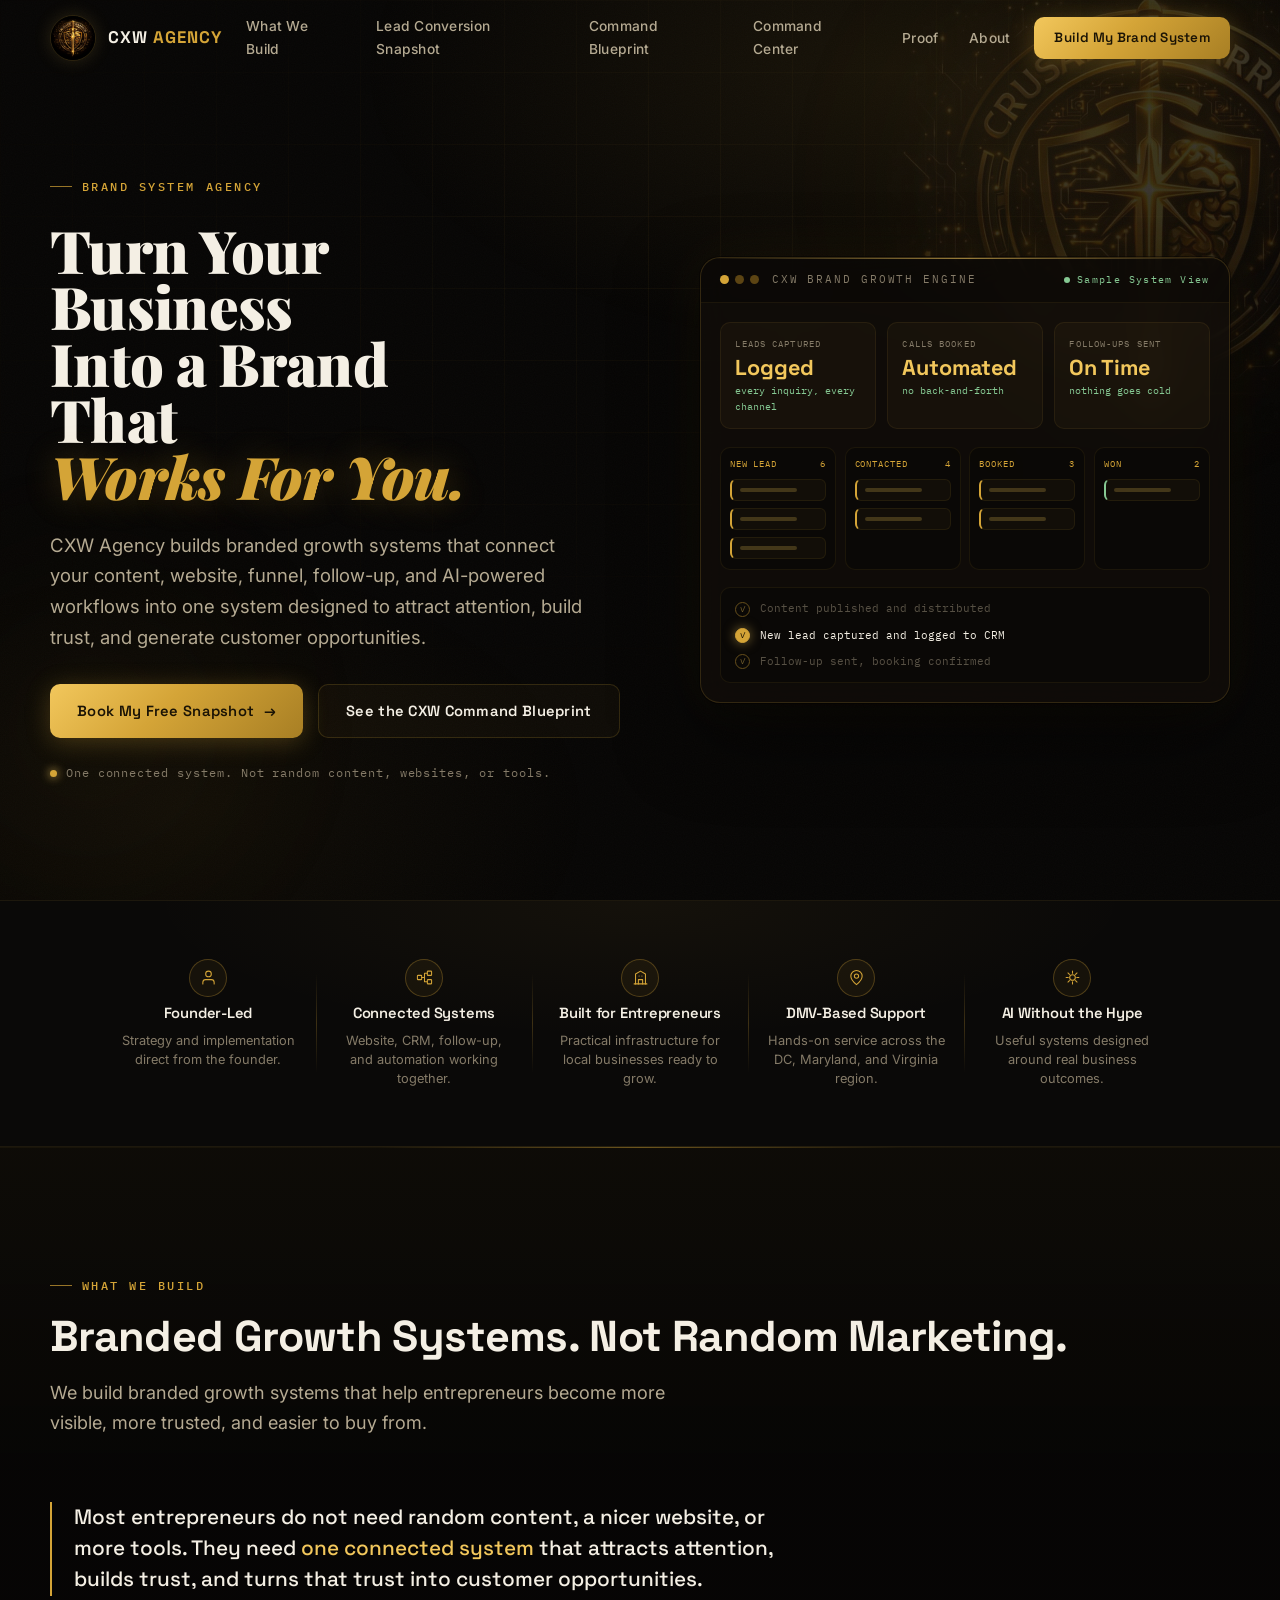
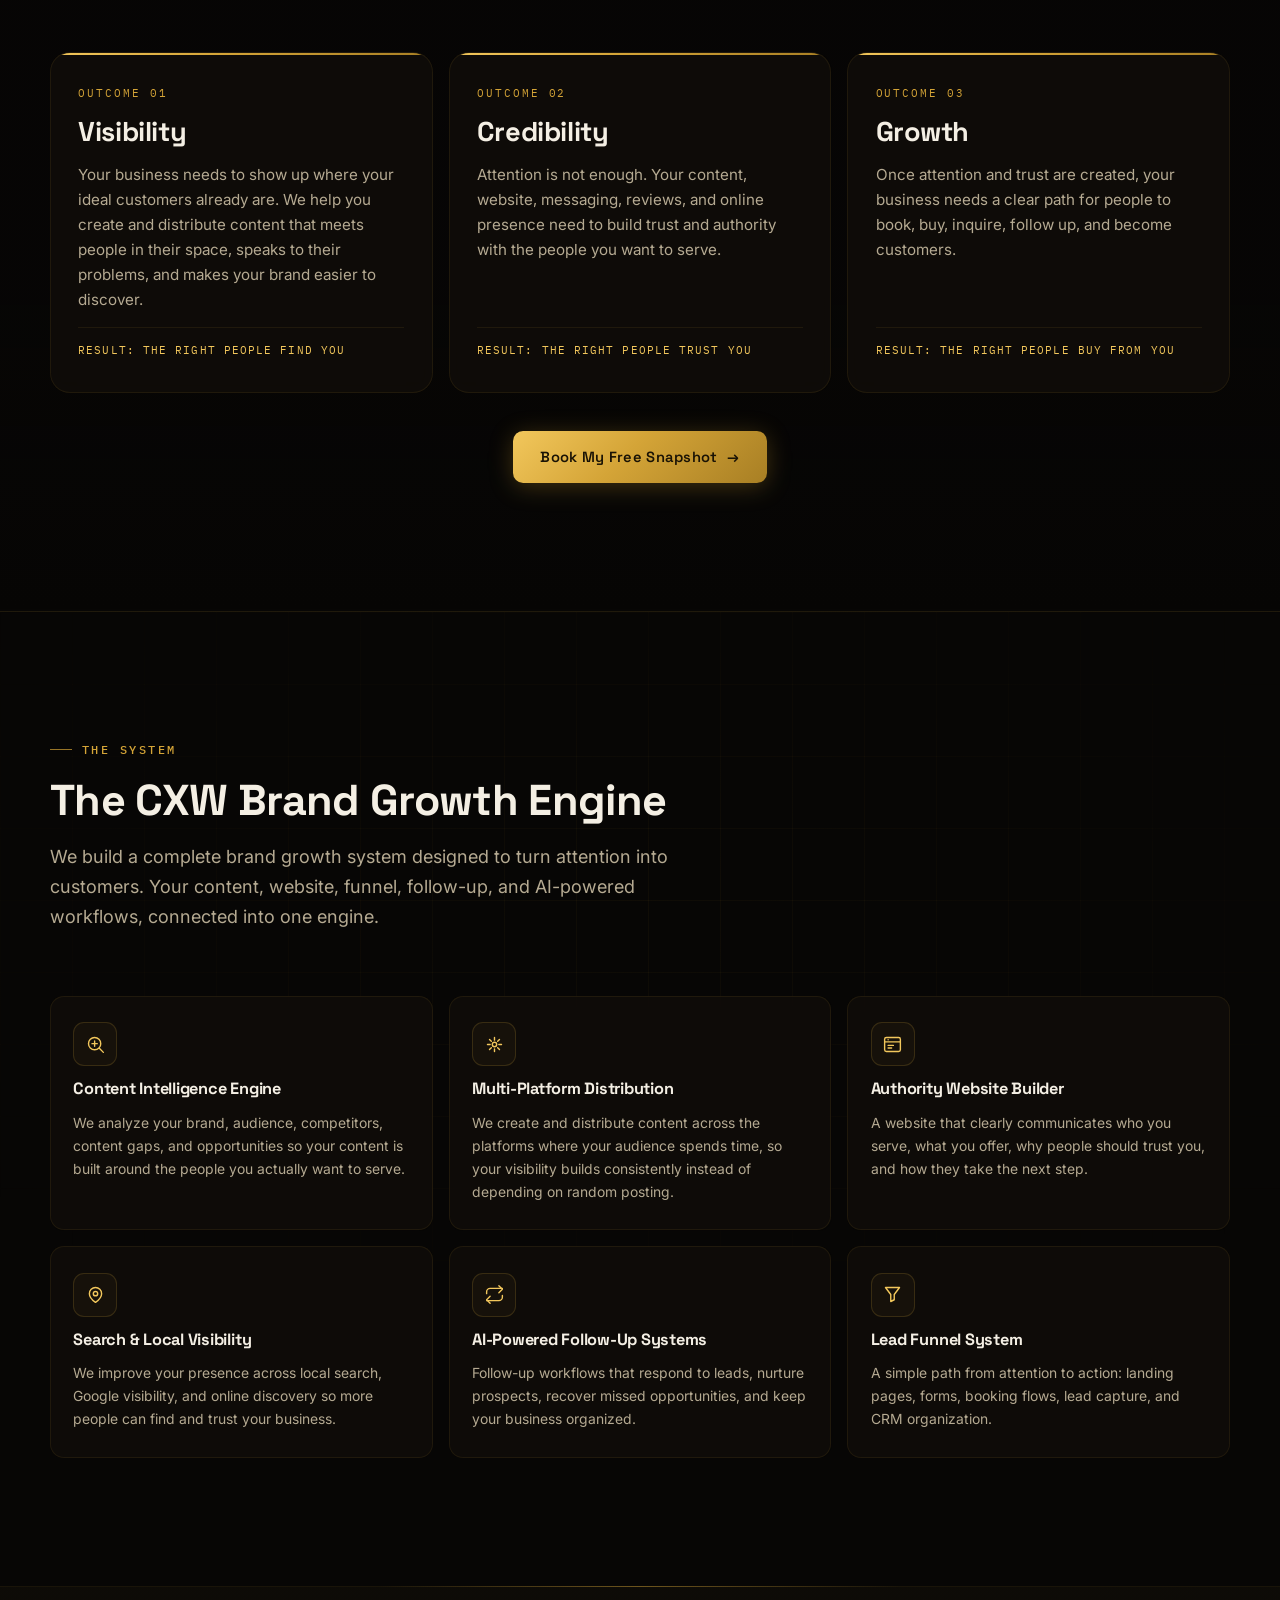
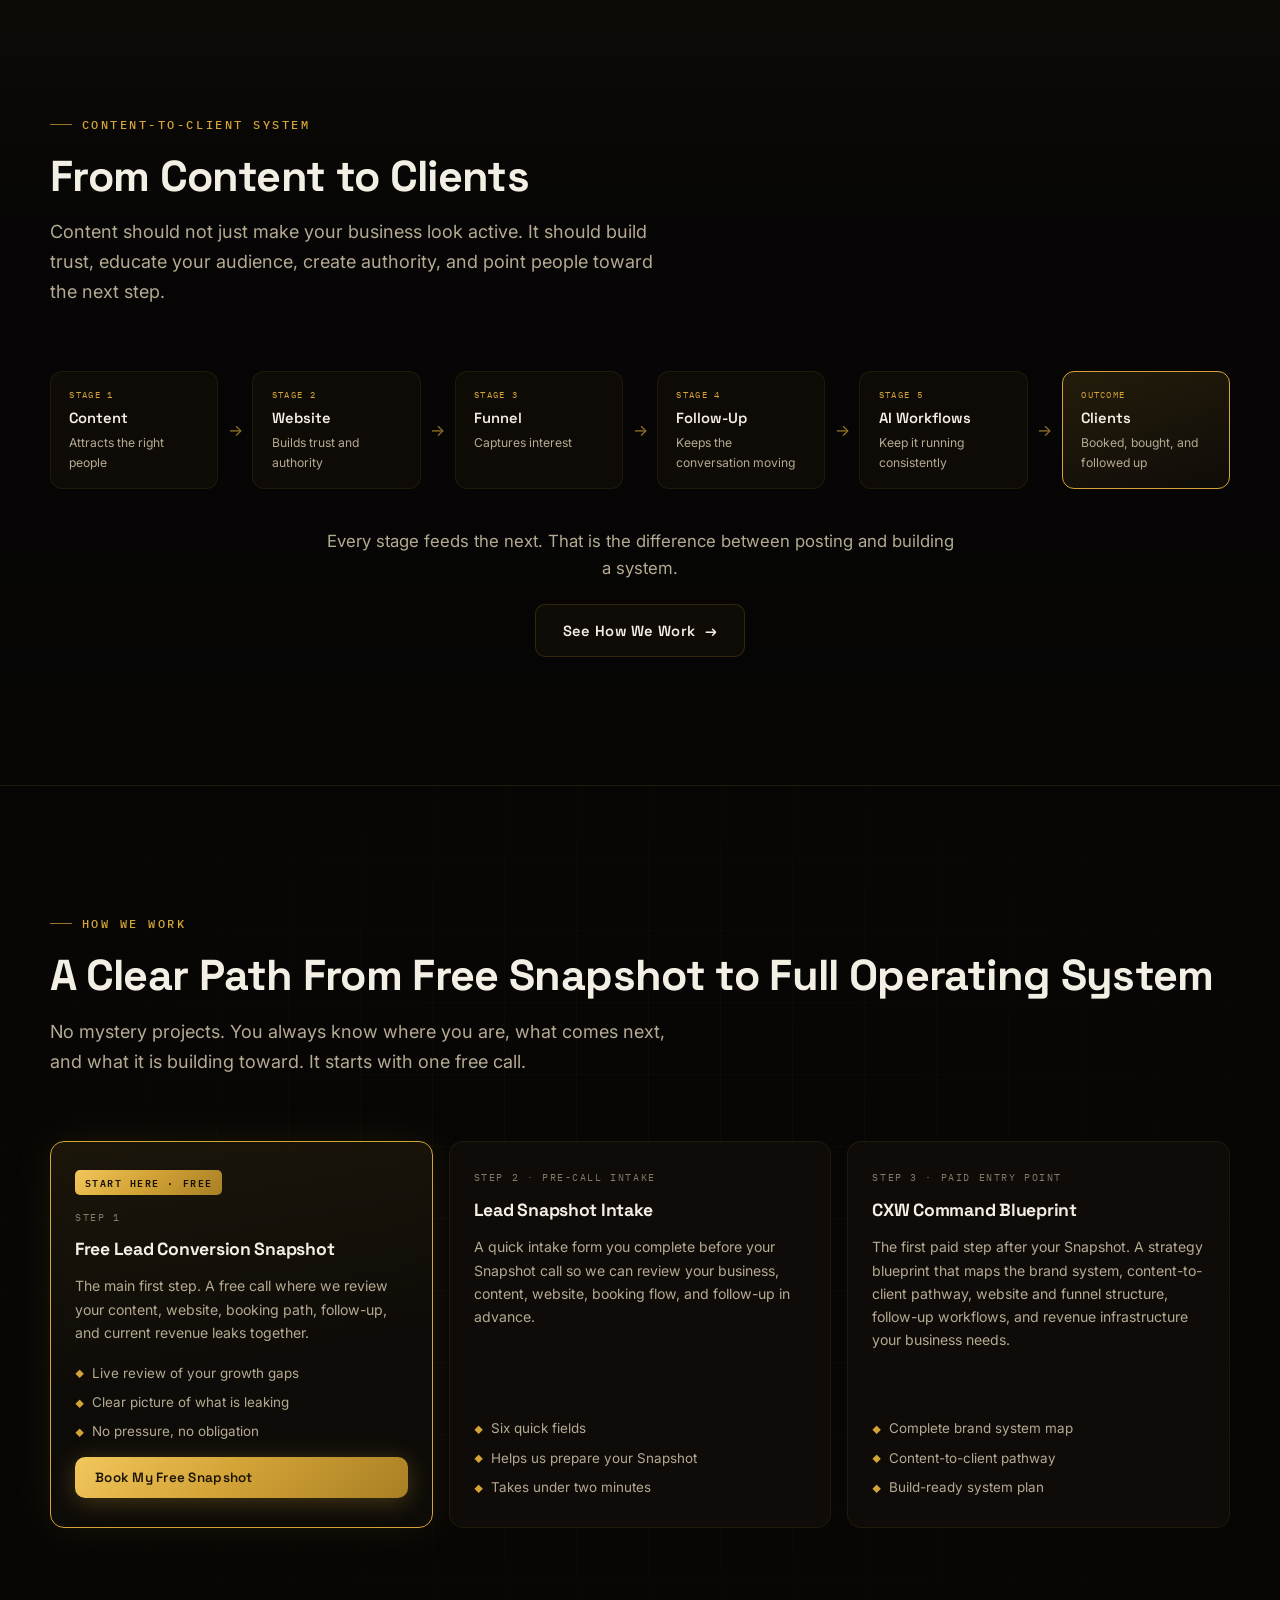
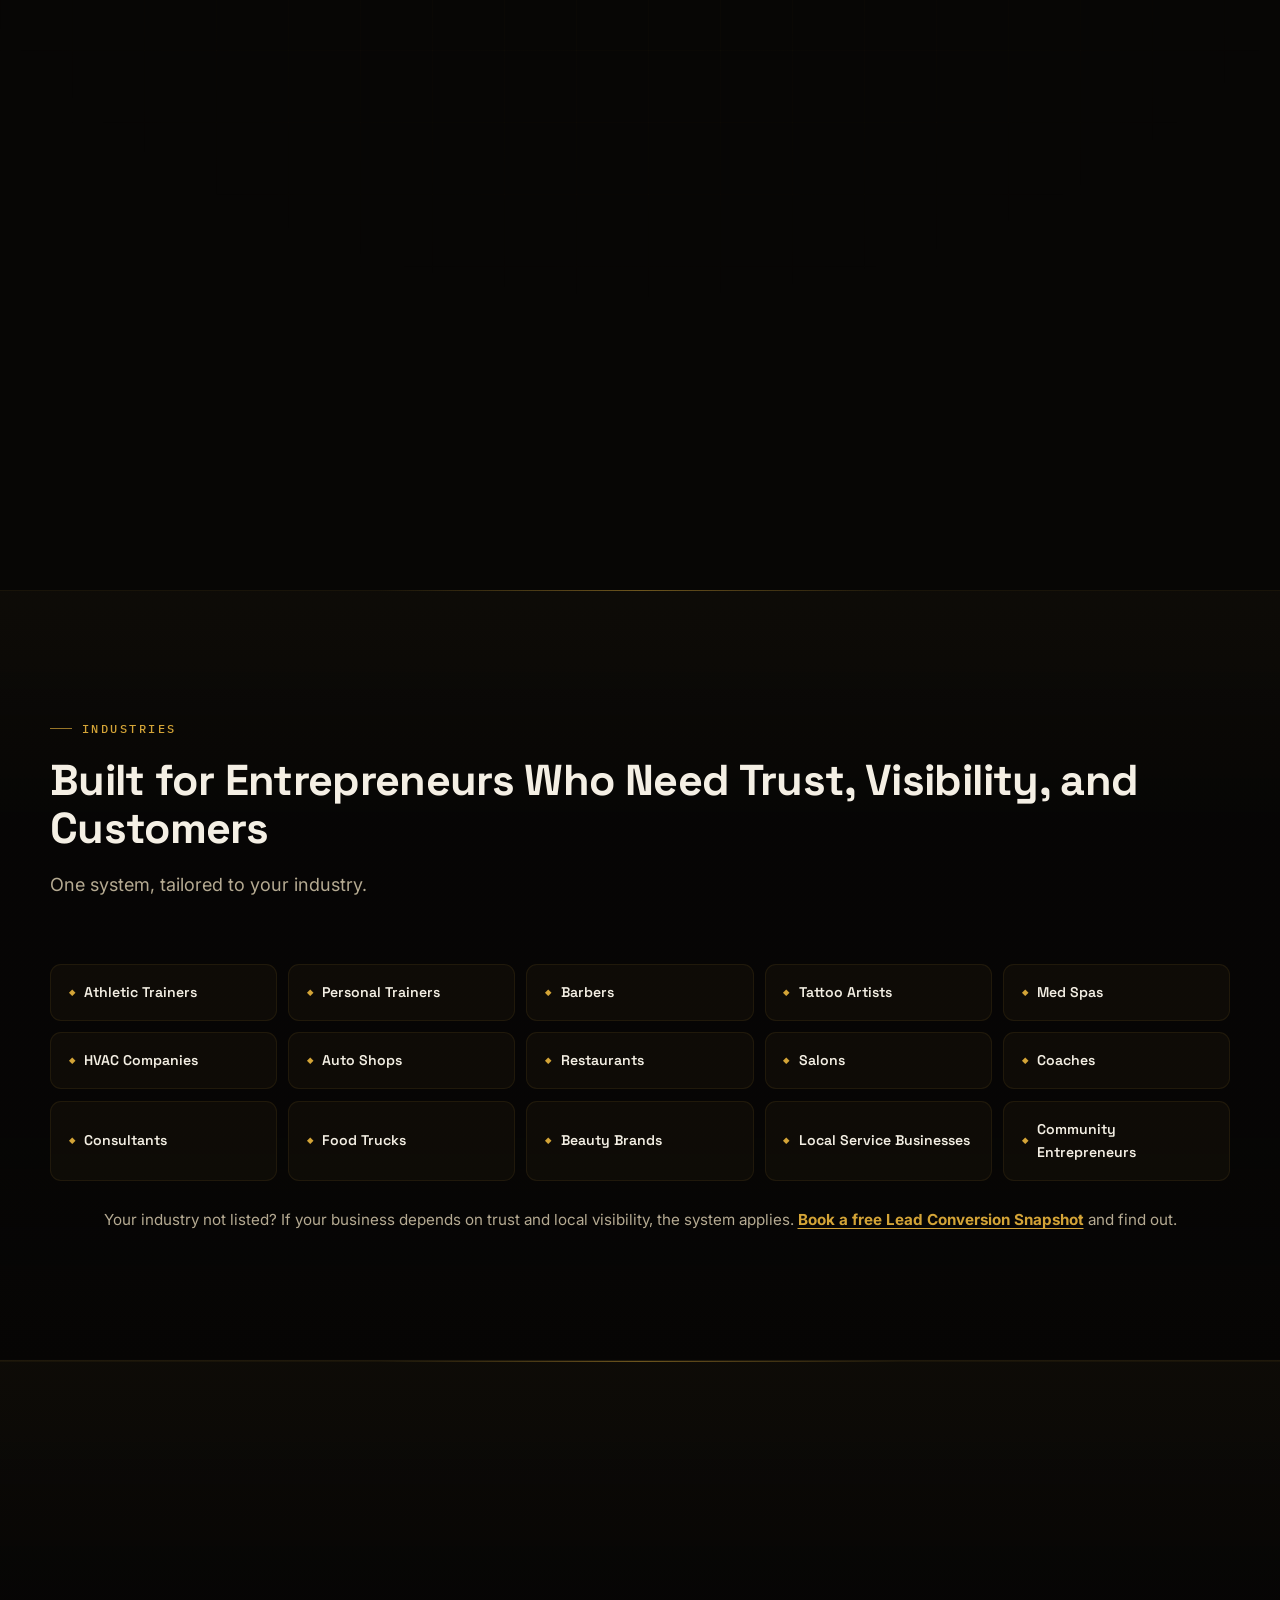
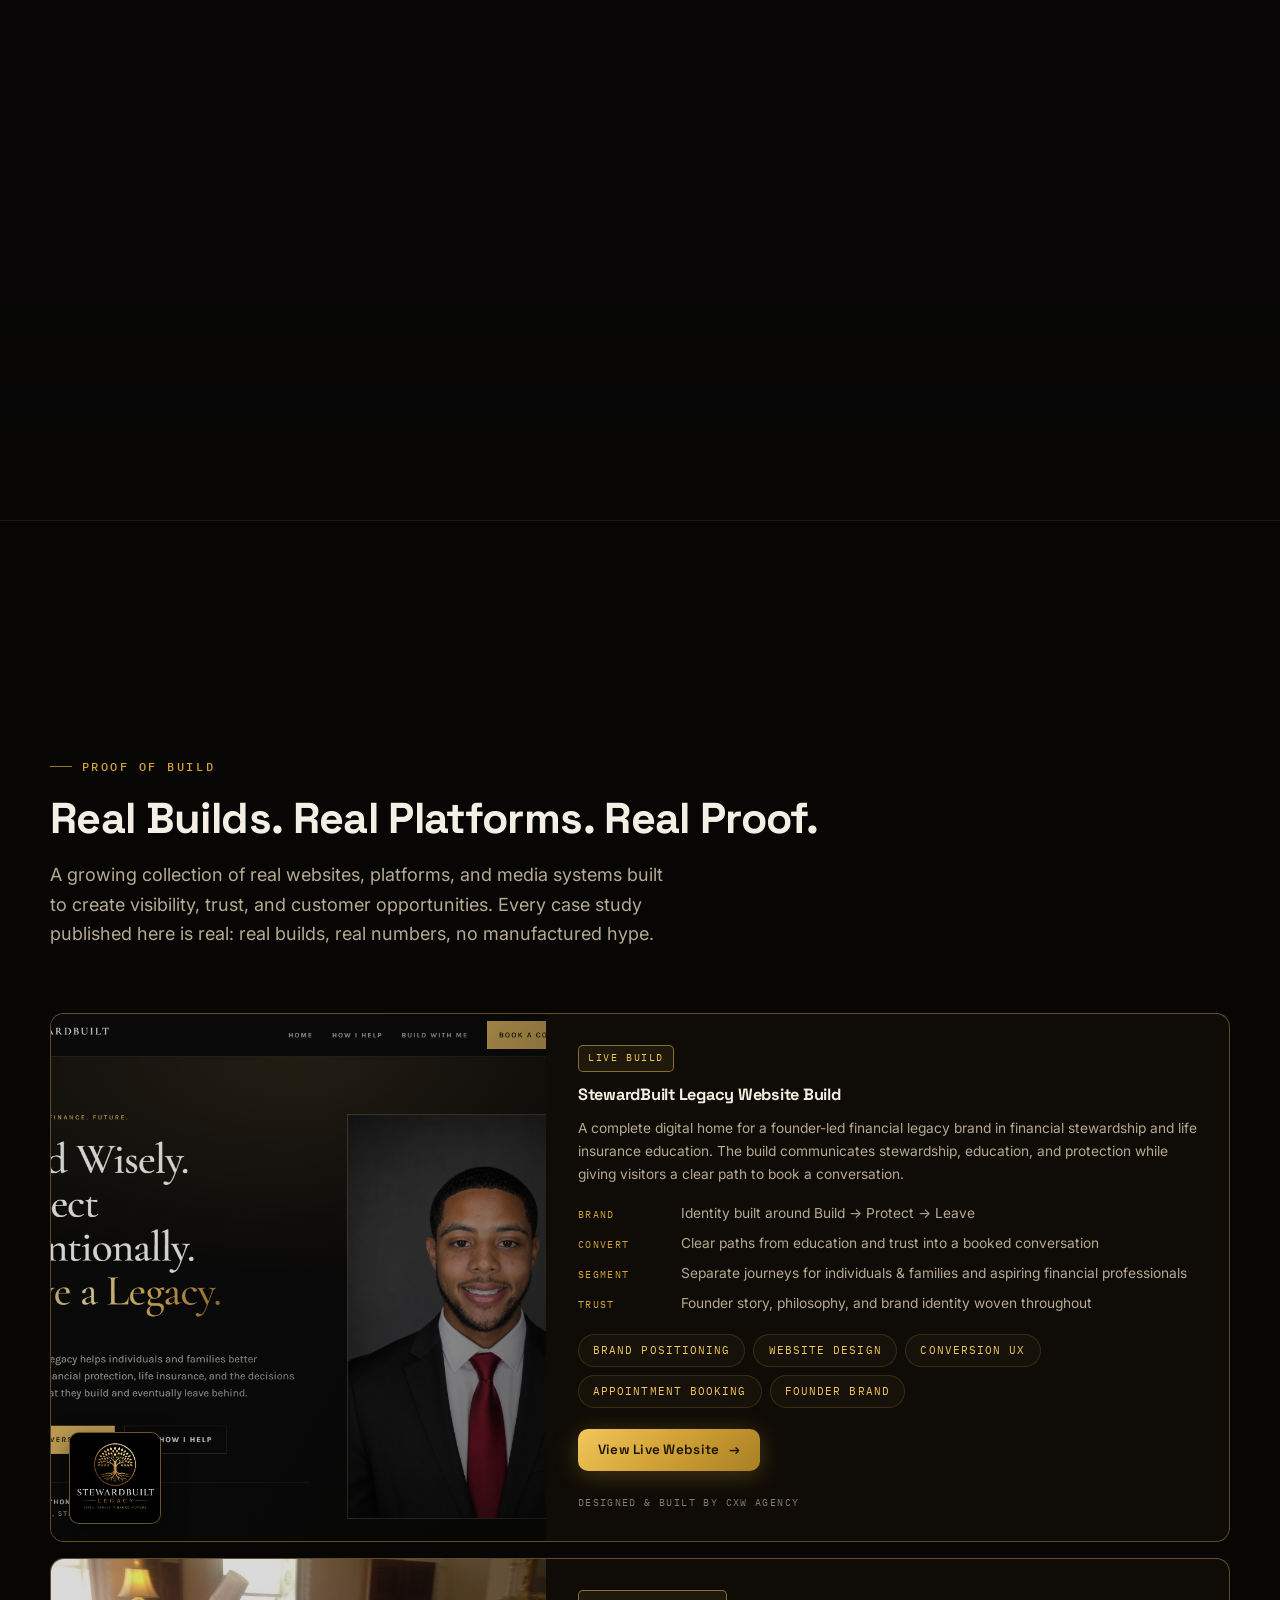
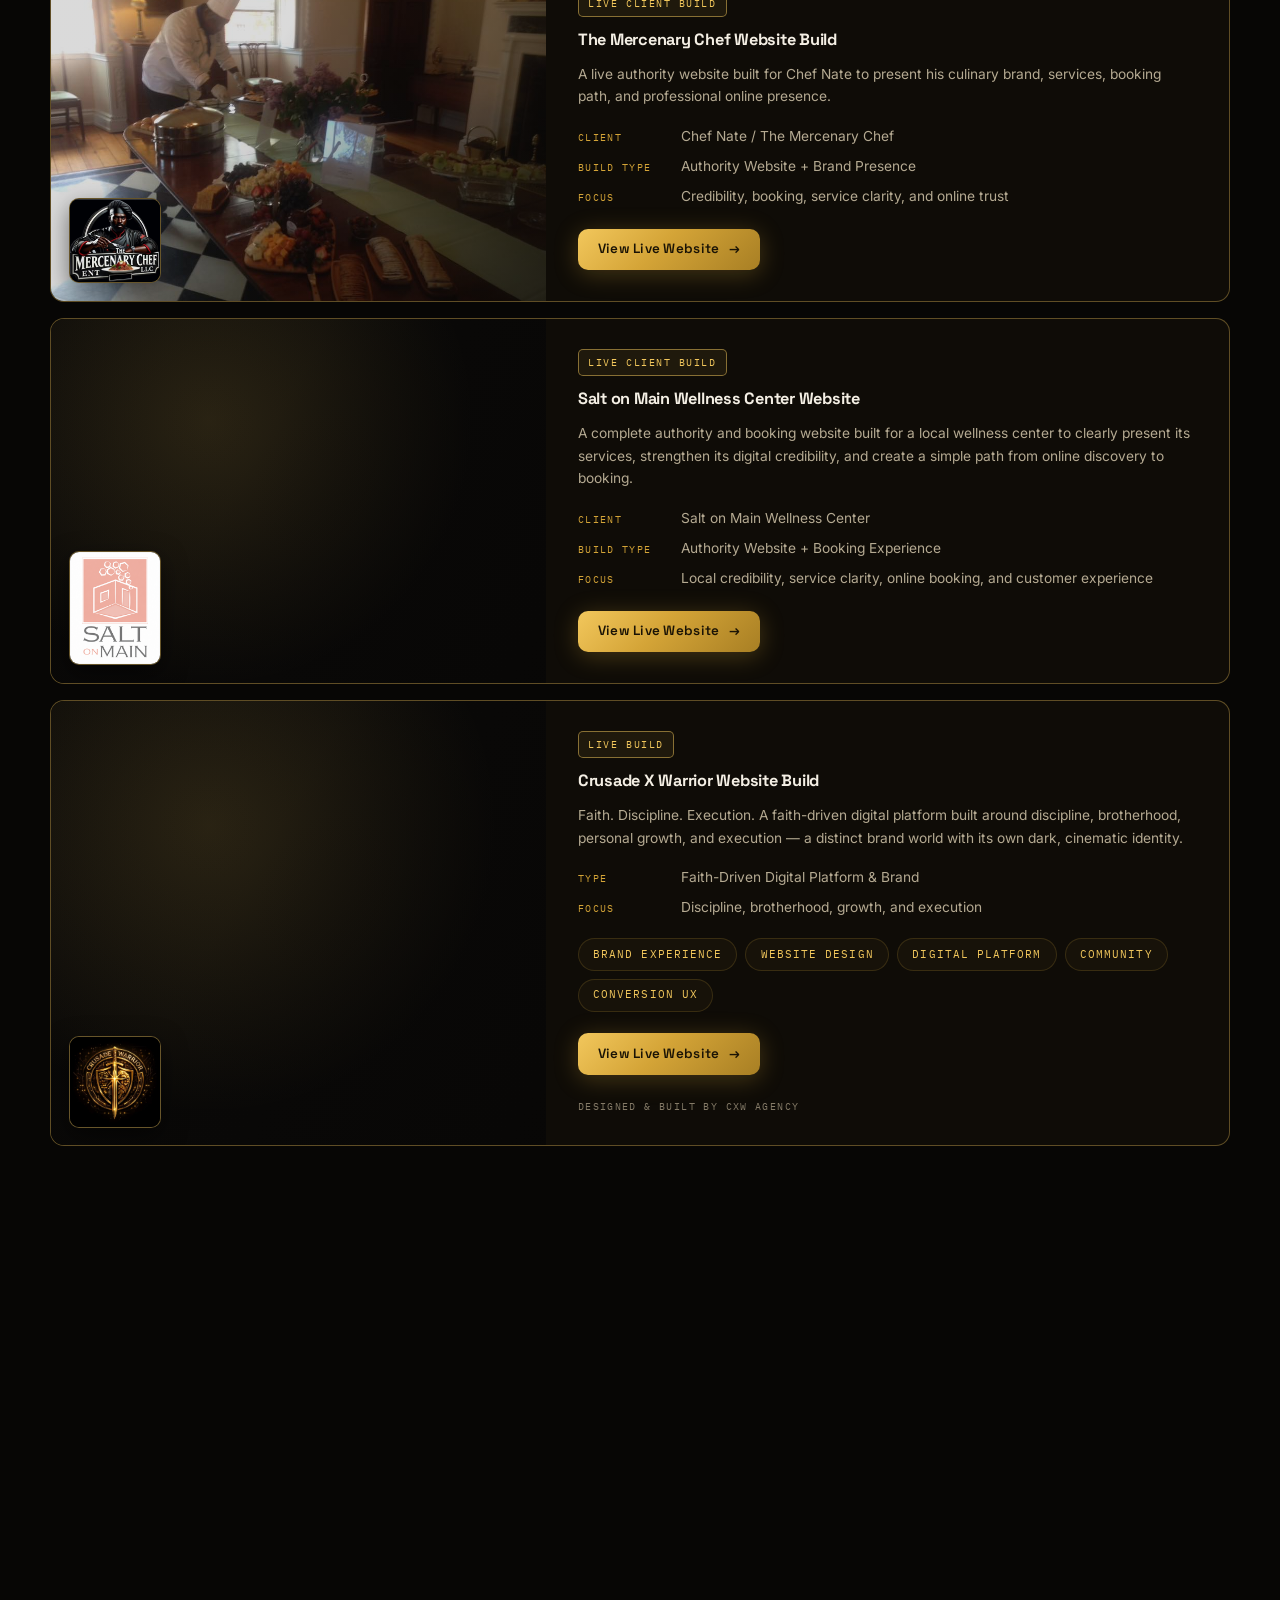
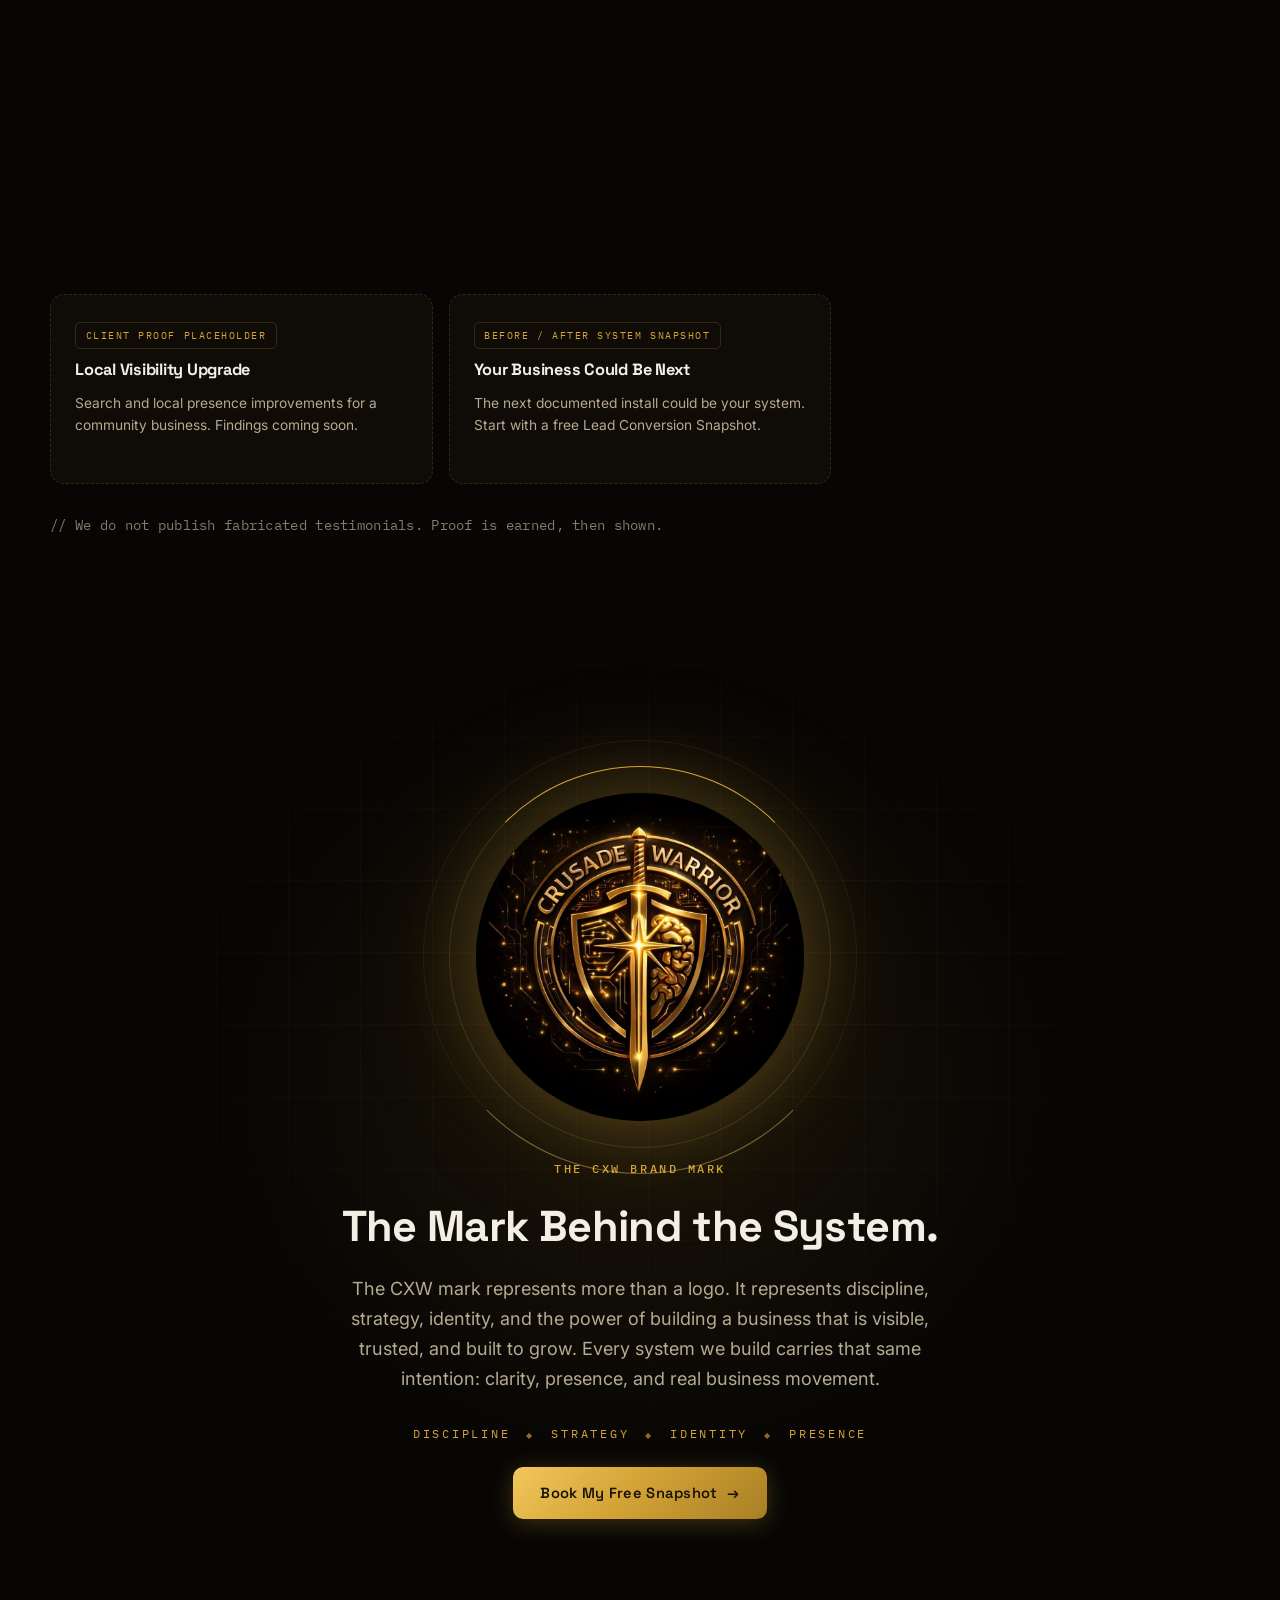
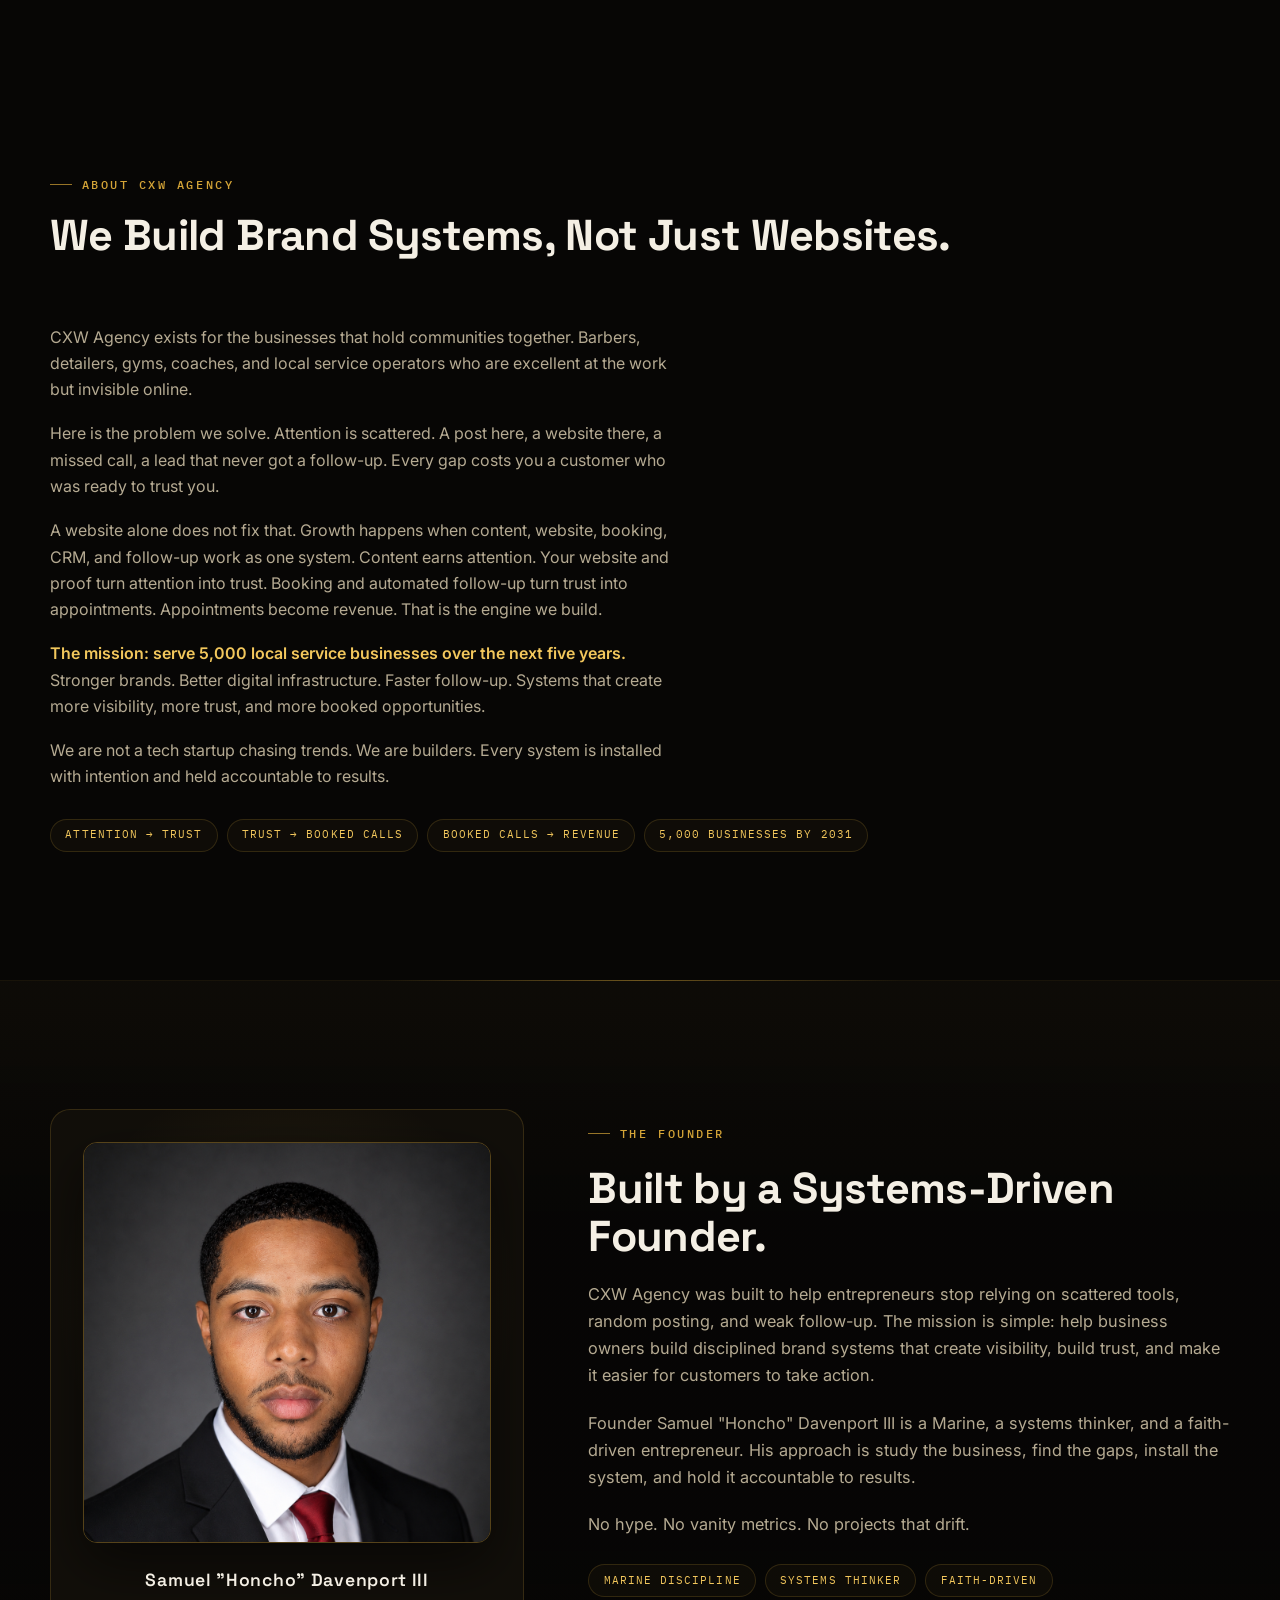
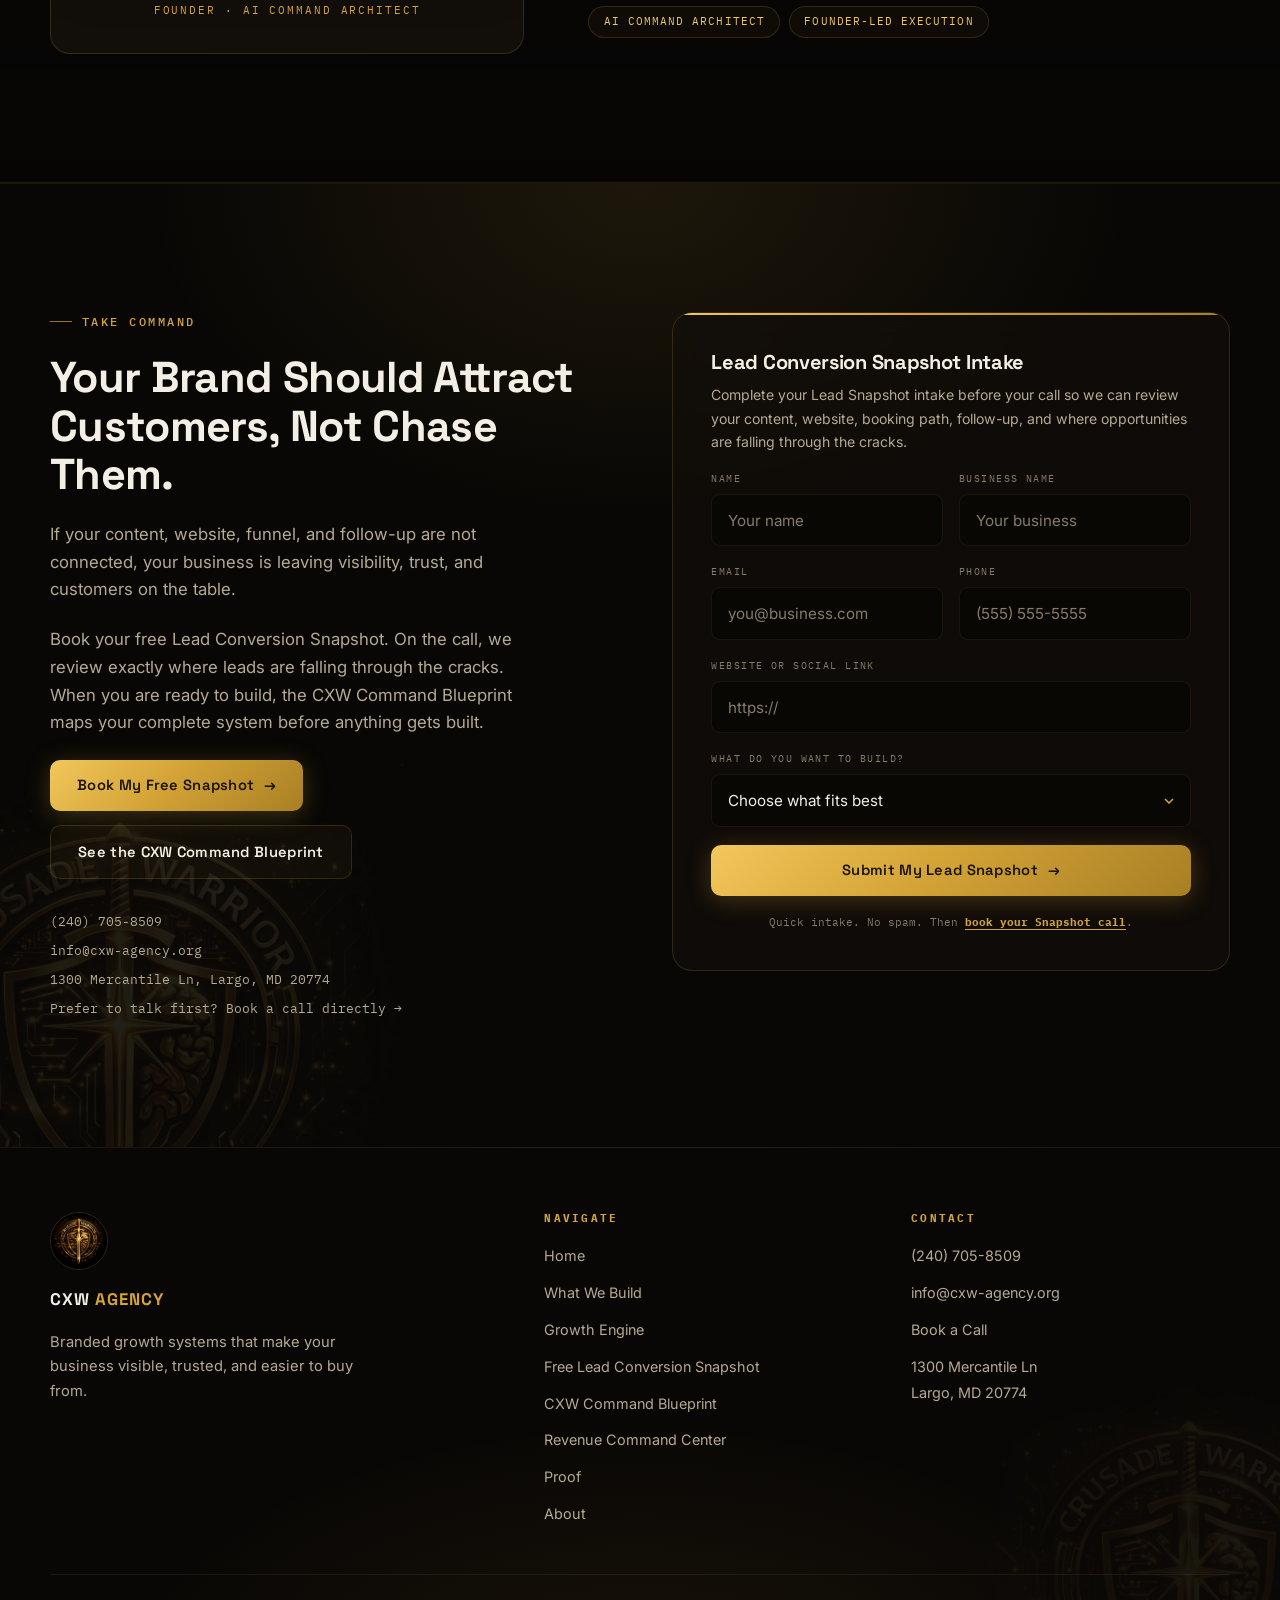
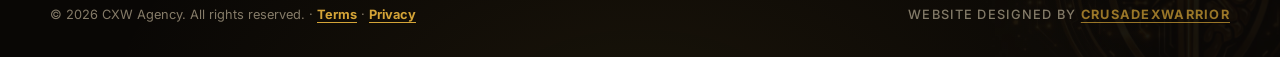
<file: index.html>
<!DOCTYPE html>
<html lang="en">
<head>
  <meta charset="UTF-8">
  <meta name="viewport" content="width=device-width, initial-scale=1.0">
  <title>CXW Agency | Brand Systems That Make Your Business Visible, Trusted, and Easier to Buy From</title>
  <meta name="description" content="CXW Agency builds branded growth systems that connect your content, website, funnel, follow-up, and AI-powered workflows into one engine for visibility, credibility, and growth.">

  <!-- Open Graph -->
  <meta property="og:title" content="CXW Agency | Visibility. Credibility. Growth.">
  <meta property="og:description" content="CXW Agency builds Content-to-Client Systems that connect content, website, funnel, follow-up, and AI-powered workflows into one brand growth engine.">
  <meta property="og:type" content="website">
  <meta property="og:url" content="https://cxw-agency.org">
  <meta property="og:image" content="https://cxw-agency.org/assets/logo.png">
  <meta name="twitter:card" content="summary_large_image">
  <meta name="twitter:title" content="CXW Agency | Visibility. Credibility. Growth.">
  <meta name="twitter:description" content="CXW Agency builds branded growth systems that make your business visible, trusted, and easier to buy from.">
  <meta name="twitter:image" content="https://cxw-agency.org/assets/logo.png">
  <meta name="theme-color" content="#070605">
  <link rel="canonical" href="https://cxw-agency.org/">

  <link rel="icon" type="image/png" href="/assets/logo.png">

  <!-- Local business schema -->
  <script type="application/ld+json">
  {
    "@context": "https://schema.org",
    "@type": "ProfessionalService",
    "name": "CXW Agency",
    "url": "https://cxw-agency.org",
    "logo": "https://cxw-agency.org/assets/logo.png",
    "image": "https://cxw-agency.org/assets/logo.png",
    "description": "CXW Agency builds branded growth systems that connect content, website, funnel, follow-up, and AI-powered workflows into one brand growth engine.",
    "telephone": "+1-240-705-8509",
    "email": "info@cxw-agency.org",
    "address": {
      "@type": "PostalAddress",
      "streetAddress": "1300 Mercantile Ln",
      "addressLocality": "Largo",
      "addressRegion": "MD",
      "postalCode": "20774",
      "addressCountry": "US"
    },
    "founder": {
      "@type": "Person",
      "name": "Samuel Davenport III"
    },
    "areaServed": [
      { "@type": "AdministrativeArea", "name": "Washington DC Metro Area (DMV)" },
      { "@type": "State", "name": "Maryland" },
      { "@type": "State", "name": "Virginia" },
      { "@type": "City", "name": "Washington, DC" }
    ],
    "sameAs": [
      "https://crusadexwarrior.com"
    ],
    "priceRange": "$$",
    "hasOfferCatalog": {
      "@type": "OfferCatalog",
      "name": "CXW Agency Services",
      "itemListElement": [
        { "@type": "Offer", "itemOffered": { "@type": "Service", "name": "Website + Booking Setup" } },
        { "@type": "Offer", "itemOffered": { "@type": "Service", "name": "Google Business Profile Setup" } },
        { "@type": "Offer", "itemOffered": { "@type": "Service", "name": "CRM + Follow-Up Automation" } },
        { "@type": "Offer", "itemOffered": { "@type": "Service", "name": "Content Intelligence Report" } },
        { "@type": "Offer", "itemOffered": { "@type": "Service", "name": "AI Workflow Setup" } }
      ]
    },
    "potentialAction": {
      "@type": "ReserveAction",
      "target": "https://cxw-agency.org/ai-growth-audit",
      "name": "Book a Free Lead Conversion Snapshot"
    }
  }
  </script>

  <!-- Fonts -->
  <link rel="preconnect" href="https://fonts.googleapis.com">
  <link rel="preconnect" href="https://fonts.gstatic.com" crossorigin>
  <link href="https://fonts.googleapis.com/css2?family=Space+Grotesk:wght@500;600;700&family=Playfair+Display:ital,wght@0,700;0,900;1,700;1,900&family=Inter:wght@400;500;600&family=IBM+Plex+Mono:wght@400;500&display=swap" rel="stylesheet">

  <link rel="stylesheet" href="/css/variables.css">
  <link rel="stylesheet" href="/css/base.css">
  <link rel="stylesheet" href="/css/layout.css">
  <link rel="stylesheet" href="/css/components.css">
</head>
<body id="home">

  <!-- Global cinematic backdrop -->
  <div class="atmosphere" aria-hidden="true">
    <span></span>
    <span></span>
    <span></span>
  </div>

  <!-- ============ HEADER ============ -->
  <header class="header" id="site-header">
    <div class="container header__inner">
      <a href="#home" class="header__brand" aria-label="CXW Agency home">
        <img src="/assets/logo.png" alt="CXW Agency emblem" class="header__logo" width="46" height="46">
        <span class="header__wordmark">CXW <span>AGENCY</span></span>
      </a>

      <nav class="nav" aria-label="Primary">
        <a href="/#what-we-build" class="nav__link">What We Build</a>
        <a href="/ai-growth-audit" class="nav__link">Lead Conversion Snapshot</a>
        <a href="/command-blueprint" class="nav__link">Command Blueprint</a>
        <a href="/revenue-command-center" class="nav__link">Command Center</a>
        <a href="/#proof" class="nav__link">Proof</a>
        <a href="/#about" class="nav__link">About</a>
      </nav>

      <a href="https://api.leadconnectorhq.com/widget/bookings/samuel-davenport-personal-calendar-hyjkpv2bm" target="_blank" rel="noopener noreferrer" data-booking="audit" class="btn btn--gold btn--sm header__cta">Build My Brand System</a>

      <button class="nav-toggle" id="nav-toggle" aria-label="Open menu" aria-expanded="false" aria-controls="mobile-nav">
        <span class="nav-toggle__bar"></span>
        <span class="nav-toggle__bar"></span>
        <span class="nav-toggle__bar"></span>
      </button>
    </div>
  </header>

  <nav class="mobile-nav" id="mobile-nav" aria-label="Mobile">
    <a href="/" class="mobile-nav__link">Home</a>
    <a href="/#what-we-build" class="mobile-nav__link">What We Build</a>
    <a href="/ai-growth-audit" class="mobile-nav__link">Lead Conversion Snapshot</a>
    <a href="/command-blueprint" class="mobile-nav__link">Command Blueprint</a>
    <a href="/revenue-command-center" class="mobile-nav__link">Command Center</a>
    <a href="/#proof" class="mobile-nav__link">Proof</a>
    <a href="/#about" class="mobile-nav__link">About</a>
    <a href="https://api.leadconnectorhq.com/widget/bookings/samuel-davenport-personal-calendar-hyjkpv2bm" target="_blank" rel="noopener noreferrer" data-booking="audit" class="btn btn--gold">Book My Free Snapshot</a>
  </nav>

  <main>

    <!-- ============ 1. HERO ============ -->
    <section class="hero">
      <div class="grid-bg" aria-hidden="true"></div>
      <img src="/assets/logo.png" alt="" class="hero__watermark" aria-hidden="true">
      <div class="container hero__inner">
        <div class="hero__content">
          <span class="eyebrow">Brand System Agency</span>
          <h1 class="hero__headline hero__headline--serif" aria-label="Turn Your Business Into a Brand That Works For You.">
            <span aria-hidden="true">
              <span class="hero__line">Turn Your</span>
              <span class="hero__line">Business</span>
              <span class="hero__line">Into a Brand</span>
              <span class="hero__line">That</span>
              <span class="hero__line hero__line--gold">Works For You.</span>
            </span>
          </h1>
          <p class="hero__sub">CXW Agency builds branded growth systems that connect your content, website, funnel, follow-up, and AI-powered workflows into one system designed to attract attention, build trust, and generate customer opportunities.</p>
          <div class="hero__ctas">
            <a href="https://api.leadconnectorhq.com/widget/bookings/samuel-davenport-personal-calendar-hyjkpv2bm" target="_blank" rel="noopener noreferrer" data-booking="audit" class="btn btn--gold">Book My Free Snapshot <span class="btn__arrow">→</span></a>
            <a href="/command-blueprint" class="btn btn--ghost">See the CXW Command Blueprint</a>
          </div>
          <p class="hero__note">One connected system. Not random content, websites, or tools.</p>
        </div>

        <!-- Command Center dashboard visual -->
        <div class="dashboard" aria-hidden="true">
          <div class="dashboard__bar">
            <div class="dashboard__dots">
              <span class="dashboard__dot"></span>
              <span class="dashboard__dot"></span>
              <span class="dashboard__dot"></span>
            </div>
            <span class="dashboard__title">CXW Brand Growth Engine</span>
            <span class="dashboard__live">Sample System View</span>
          </div>
          <div class="dashboard__body">
            <!-- Illustrative mockup of a Command Center install — not live client data. -->
            <div class="dashboard__stats">
              <div class="stat-tile">
                <div class="stat-tile__label">Leads Captured</div>
                <div class="stat-tile__value">Logged</div>
                <div class="stat-tile__delta">every inquiry, every channel</div>
              </div>
              <div class="stat-tile">
                <div class="stat-tile__label">Calls Booked</div>
                <div class="stat-tile__value">Automated</div>
                <div class="stat-tile__delta">no back-and-forth</div>
              </div>
              <div class="stat-tile">
                <div class="stat-tile__label">Follow-Ups Sent</div>
                <div class="stat-tile__value">On Time</div>
                <div class="stat-tile__delta">nothing goes cold</div>
              </div>
            </div>

            <div class="dashboard__pipeline">
              <div class="pipe-col">
                <div class="pipe-col__name"><span>New Lead</span><span>6</span></div>
                <div class="pipe-card"></div>
                <div class="pipe-card"></div>
                <div class="pipe-card"></div>
              </div>
              <div class="pipe-col">
                <div class="pipe-col__name"><span>Contacted</span><span>4</span></div>
                <div class="pipe-card"></div>
                <div class="pipe-card"></div>
              </div>
              <div class="pipe-col">
                <div class="pipe-col__name"><span>Booked</span><span>3</span></div>
                <div class="pipe-card"></div>
                <div class="pipe-card"></div>
              </div>
              <div class="pipe-col">
                <div class="pipe-col__name"><span>Won</span><span>2</span></div>
                <div class="pipe-card pipe-card--won"></div>
              </div>
            </div>

            <div class="dashboard__feed" id="automation-feed">
              <div class="feed-item"><span class="feed-item__check">✓</span> Content published and distributed</div>
              <div class="feed-item"><span class="feed-item__check">✓</span> New lead captured and logged to CRM</div>
              <div class="feed-item"><span class="feed-item__check">✓</span> Follow-up sent, booking confirmed</div>
            </div>
          </div>
        </div>
      </div>
    </section>

    <!-- ============ TRUST STRIP ============ -->
    <section class="trust-strip" aria-label="Why work with CXW Agency">
      <div class="container">
        <div class="trust-strip__grid">
          <div class="trust-strip__cell">
            <span class="trust-strip__icon" aria-hidden="true">
              <svg viewBox="0 0 24 24" fill="none" stroke="currentColor" stroke-width="1.5" stroke-linecap="round" stroke-linejoin="round"><path d="M20 21v-2a4 4 0 0 0-4-4H8a4 4 0 0 0-4 4v2"/><circle cx="12" cy="7" r="4"/></svg>
            </span>
            <h3 class="trust-strip__title">Founder-Led</h3>
            <p class="trust-strip__desc">Strategy and implementation direct from the founder.</p>
          </div>
          <div class="trust-strip__cell">
            <span class="trust-strip__icon" aria-hidden="true">
              <svg viewBox="0 0 24 24" fill="none" stroke="currentColor" stroke-width="1.5" stroke-linecap="round" stroke-linejoin="round"><rect x="2" y="9" width="6" height="6" rx="1"/><rect x="16" y="3" width="6" height="6" rx="1"/><rect x="16" y="15" width="6" height="6" rx="1"/><path d="M8 12h4m0 0V6h4m-4 6v6h4"/></svg>
            </span>
            <h3 class="trust-strip__title">Connected Systems</h3>
            <p class="trust-strip__desc">Website, CRM, follow-up, and automation working together.</p>
          </div>
          <div class="trust-strip__cell">
            <span class="trust-strip__icon" aria-hidden="true">
              <svg viewBox="0 0 24 24" fill="none" stroke="currentColor" stroke-width="1.5" stroke-linecap="round" stroke-linejoin="round"><path d="M3 21h18"/><path d="M5 21V7l7-4 7 4v14"/><path d="M9 21v-6h6v6"/><path d="M10 10h.01M14 10h.01"/></svg>
            </span>
            <h3 class="trust-strip__title">Built for Entrepreneurs</h3>
            <p class="trust-strip__desc">Practical infrastructure for local businesses ready to grow.</p>
          </div>
          <div class="trust-strip__cell">
            <span class="trust-strip__icon" aria-hidden="true">
              <svg viewBox="0 0 24 24" fill="none" stroke="currentColor" stroke-width="1.5" stroke-linecap="round" stroke-linejoin="round"><path d="M20 10c0 6-8 12-8 12s-8-6-8-12a8 8 0 0 1 16 0z"/><circle cx="12" cy="10" r="3"/></svg>
            </span>
            <h3 class="trust-strip__title">DMV-Based Support</h3>
            <p class="trust-strip__desc">Hands-on service across the DC, Maryland, and Virginia region.</p>
          </div>
          <div class="trust-strip__cell">
            <span class="trust-strip__icon" aria-hidden="true">
              <svg viewBox="0 0 24 24" fill="none" stroke="currentColor" stroke-width="1.5" stroke-linecap="round" stroke-linejoin="round"><path d="M12 3v3M12 18v3M3 12h3M18 12h3M5.6 5.6l2.1 2.1M16.3 16.3l2.1 2.1M5.6 18.4l2.1-2.1M16.3 7.7l2.1-2.1"/><circle cx="12" cy="12" r="4"/></svg>
            </span>
            <h3 class="trust-strip__title">AI Without the Hype</h3>
            <p class="trust-strip__desc">Useful systems designed around real business outcomes.</p>
          </div>
        </div>
      </div>
    </section>

    <!-- ============ 2. WHAT WE BUILD ============ -->
    <section class="section--raised" id="what-we-build">
      <div class="container">
        <div class="section-head reveal">
          <span class="eyebrow">What We Build</span>
          <h2>Branded Growth Systems. Not Random Marketing.</h2>
          <p class="section-sub">We build branded growth systems that help entrepreneurs become more visible, more trusted, and easier to buy from.</p>
        </div>

        <p class="rcc-definition reveal">Most entrepreneurs do not need random content, a nicer website, or more tools. They need <em>one connected system</em> that attracts attention, builds trust, and turns that trust into customer opportunities.</p>

        <div class="pillars">
          <div class="pillar reveal">
            <span class="pillar__num">OUTCOME 01</span>
            <h3 class="pillar__title">Visibility</h3>
            <p class="pillar__desc">Your business needs to show up where your ideal customers already are. We help you create and distribute content that meets people in their space, speaks to their problems, and makes your brand easier to discover.</p>
            <span class="pillar__outcome">Result: The right people find you</span>
          </div>
          <div class="pillar reveal">
            <span class="pillar__num">OUTCOME 02</span>
            <h3 class="pillar__title">Credibility</h3>
            <p class="pillar__desc">Attention is not enough. Your content, website, messaging, reviews, and online presence need to build trust and authority with the people you want to serve.</p>
            <span class="pillar__outcome">Result: The right people trust you</span>
          </div>
          <div class="pillar reveal">
            <span class="pillar__num">OUTCOME 03</span>
            <h3 class="pillar__title">Growth</h3>
            <p class="pillar__desc">Once attention and trust are created, your business needs a clear path for people to book, buy, inquire, follow up, and become customers.</p>
            <span class="pillar__outcome">Result: The right people buy from you</span>
          </div>
        </div>

        <div class="offer-callout reveal">
          <a href="https://api.leadconnectorhq.com/widget/bookings/samuel-davenport-personal-calendar-hyjkpv2bm" target="_blank" rel="noopener noreferrer" data-booking="audit" class="btn btn--gold">Book My Free Snapshot <span class="btn__arrow">→</span></a>
        </div>
      </div>
    </section>

    <!-- ============ 3. GROWTH ENGINE ============ -->
    <section id="growth-engine">
      <div class="grid-bg" aria-hidden="true"></div>
      <div class="container">
        <div class="section-head reveal">
          <span class="eyebrow">The System</span>
          <h2>The CXW Brand Growth Engine</h2>
          <p class="section-sub">We build a complete brand growth system designed to turn attention into customers. Your content, website, funnel, follow-up, and AI-powered workflows, connected into one engine.</p>
        </div>

        <div class="modules modules--three">
          <div class="module reveal">
            <div class="module__icon">
              <svg viewBox="0 0 24 24" fill="none" stroke="currentColor" stroke-width="1.6" stroke-linecap="round" stroke-linejoin="round"><circle cx="11" cy="11" r="7"/><path d="M21 21l-4.35-4.35M8 11h6M11 8v6"/></svg>
            </div>
            <h3 class="module__title">Content Intelligence Engine</h3>
            <p class="module__desc">We analyze your brand, audience, competitors, content gaps, and opportunities so your content is built around the people you actually want to serve.</p>
          </div>
          <div class="module reveal">
            <div class="module__icon">
              <svg viewBox="0 0 24 24" fill="none" stroke="currentColor" stroke-width="1.6" stroke-linecap="round" stroke-linejoin="round"><circle cx="12" cy="12" r="2.5"/><path d="M12 4v3M12 17v3M4 12h3M17 12h3M6.3 6.3l2.1 2.1M15.6 15.6l2.1 2.1M17.7 6.3l-2.1 2.1M8.4 15.6l-2.1 2.1"/></svg>
            </div>
            <h3 class="module__title">Multi-Platform Distribution</h3>
            <p class="module__desc">We create and distribute content across the platforms where your audience spends time, so your visibility builds consistently instead of depending on random posting.</p>
          </div>
          <div class="module reveal">
            <div class="module__icon">
              <svg viewBox="0 0 24 24" fill="none" stroke="currentColor" stroke-width="1.6" stroke-linecap="round" stroke-linejoin="round"><rect x="3" y="4" width="18" height="16" rx="2"/><path d="M3 9h18M7 6.5h.01M7 13h6M7 16h4"/></svg>
            </div>
            <h3 class="module__title">Authority Website Builder</h3>
            <p class="module__desc">A website that clearly communicates who you serve, what you offer, why people should trust you, and how they take the next step.</p>
          </div>
          <div class="module reveal">
            <div class="module__icon">
              <svg viewBox="0 0 24 24" fill="none" stroke="currentColor" stroke-width="1.6" stroke-linecap="round" stroke-linejoin="round"><path d="M12 21s-7-5.1-7-10a7 7 0 0 1 14 0c0 4.9-7 10-7 10z"/><circle cx="12" cy="11" r="2.5"/></svg>
            </div>
            <h3 class="module__title">Search &amp; Local Visibility</h3>
            <p class="module__desc">We improve your presence across local search, Google visibility, and online discovery so more people can find and trust your business.</p>
          </div>
          <div class="module reveal">
            <div class="module__icon">
              <svg viewBox="0 0 24 24" fill="none" stroke="currentColor" stroke-width="1.6" stroke-linecap="round" stroke-linejoin="round"><path d="M17 2l4 4-4 4"/><path d="M3 11V9a4 4 0 0 1 4-4h14"/><path d="M7 22l-4-4 4-4"/><path d="M21 13v2a4 4 0 0 1-4 4H3"/></svg>
            </div>
            <h3 class="module__title">AI-Powered Follow-Up Systems</h3>
            <p class="module__desc">Follow-up workflows that respond to leads, nurture prospects, recover missed opportunities, and keep your business organized.</p>
          </div>
          <div class="module reveal">
            <div class="module__icon">
              <svg viewBox="0 0 24 24" fill="none" stroke="currentColor" stroke-width="1.6" stroke-linecap="round" stroke-linejoin="round"><path d="M4 4h16l-6 8v6l-4 2v-8z"/></svg>
            </div>
            <h3 class="module__title">Lead Funnel System</h3>
            <p class="module__desc">A simple path from attention to action: landing pages, forms, booking flows, lead capture, and CRM organization.</p>
          </div>
        </div>
      </div>
    </section>

    <!-- ============ 4. CONTENT-TO-CLIENT ============ -->
    <section class="section--raised" id="content-to-client">
      <div class="container">
        <div class="section-head reveal">
          <span class="eyebrow">Content-to-Client System</span>
          <h2>From Content to Clients</h2>
          <p class="section-sub">Content should not just make your business look active. It should build trust, educate your audience, create authority, and point people toward the next step.</p>
        </div>

        <div class="flow reveal">
          <div class="flow__node">
            <span class="flow__label">Stage 1</span>
            <span class="flow__title">Content</span>
            <span class="flow__desc">Attracts the right people</span>
          </div>
          <span class="flow__arrow" aria-hidden="true">→</span>
          <div class="flow__node">
            <span class="flow__label">Stage 2</span>
            <span class="flow__title">Website</span>
            <span class="flow__desc">Builds trust and authority</span>
          </div>
          <span class="flow__arrow" aria-hidden="true">→</span>
          <div class="flow__node">
            <span class="flow__label">Stage 3</span>
            <span class="flow__title">Funnel</span>
            <span class="flow__desc">Captures interest</span>
          </div>
          <span class="flow__arrow" aria-hidden="true">→</span>
          <div class="flow__node">
            <span class="flow__label">Stage 4</span>
            <span class="flow__title">Follow-Up</span>
            <span class="flow__desc">Keeps the conversation moving</span>
          </div>
          <span class="flow__arrow" aria-hidden="true">→</span>
          <div class="flow__node">
            <span class="flow__label">Stage 5</span>
            <span class="flow__title">AI Workflows</span>
            <span class="flow__desc">Keep it running consistently</span>
          </div>
          <span class="flow__arrow" aria-hidden="true">→</span>
          <div class="flow__node flow__node--end">
            <span class="flow__label">Outcome</span>
            <span class="flow__title">Clients</span>
            <span class="flow__desc">Booked, bought, and followed up</span>
          </div>
        </div>

        <div class="offer-callout reveal">
          <p>Every stage feeds the next. That is the difference between posting and building a system.</p>
          <a href="#command-blueprint" class="btn btn--ghost">See How We Work <span class="btn__arrow">→</span></a>
        </div>
      </div>
    </section>

    <!-- ============ 5. HOW WE WORK / OFFER LADDER ============ -->
    <section id="command-blueprint">
      <div class="grid-bg" aria-hidden="true"></div>
      <div class="container">
        <div class="section-head reveal">
          <span class="eyebrow">How We Work</span>
          <h2>A Clear Path From Free Snapshot to Full Operating System</h2>
          <p class="section-sub">No mystery projects. You always know where you are, what comes next, and what it is building toward. It starts with one free call.</p>
        </div>

        <div class="offers offers--ladder">
          <div class="offer offer--featured reveal">
            <span class="offer__badge">Start Here &middot; Free</span>
            <span class="offer__stage">Step 1</span>
            <h3 class="offer__title">Free Lead Conversion Snapshot</h3>
            <p class="offer__desc">The main first step. A free call where we review your content, website, booking path, follow-up, and current revenue leaks together.</p>
            <ul class="offer__list">
              <li>Live review of your growth gaps</li>
              <li>Clear picture of what is leaking</li>
              <li>No pressure, no obligation</li>
            </ul>
            <a href="https://api.leadconnectorhq.com/widget/bookings/samuel-davenport-personal-calendar-hyjkpv2bm" target="_blank" rel="noopener noreferrer" data-booking="audit" class="btn btn--gold btn--sm">Book My Free Snapshot</a>
          </div>
          <div class="offer reveal">
            <span class="offer__stage">Step 2 &middot; Pre-Call Intake</span>
            <h3 class="offer__title">Lead Snapshot Intake</h3>
            <p class="offer__desc">A quick intake form you complete before your Snapshot call so we can review your business, content, website, booking flow, and follow-up in advance.</p>
            <ul class="offer__list">
              <li>Six quick fields</li>
              <li>Helps us prepare your Snapshot</li>
              <li>Takes under two minutes</li>
            </ul>
          </div>
          <div class="offer reveal">
            <span class="offer__stage">Step 3 &middot; Paid Entry Point</span>
            <h3 class="offer__title">CXW Command Blueprint</h3>
            <p class="offer__desc">The first paid step after your Snapshot. A strategy blueprint that maps the brand system, content-to-client pathway, website and funnel structure, follow-up workflows, and revenue infrastructure your business needs.</p>
            <ul class="offer__list">
              <li>Complete brand system map</li>
              <li>Content-to-client pathway</li>
              <li>Build-ready system plan</li>
            </ul>
          </div>
          <div class="offer reveal">
            <span class="offer__stage">Step 4</span>
            <h3 class="offer__title">Implementation Scope</h3>
            <p class="offer__desc">A deeper planning conversation after the Blueprint where we review the full scope of your Revenue Command Center install.</p>
            <ul class="offer__list">
              <li>Full scope walkthrough</li>
              <li>Priorities and phases agreed</li>
              <li>Clear timeline before build</li>
            </ul>
          </div>
          <div class="offer reveal">
            <span class="offer__stage">Step 5</span>
            <h3 class="offer__title">Revenue Command Center Install</h3>
            <p class="offer__desc">The full AI-powered operating system for your business: content, website, funnel, CRM, follow-up, AI workflows, lead organization, review systems, and dashboards, connected.</p>
            <ul class="offer__list">
              <li>Website and funnel built</li>
              <li>CRM and follow-up installed</li>
              <li>AI workflows and dashboards live</li>
            </ul>
          </div>
          <div class="offer reveal">
            <span class="offer__stage">Step 6 &middot; Ongoing</span>
            <h3 class="offer__title">Monthly Command Support</h3>
            <p class="offer__desc">Ongoing support to operate, optimize, and improve your system after installation so it keeps producing visibility, credibility, and growth.</p>
            <ul class="offer__list">
              <li>Performance reviews</li>
              <li>System optimization</li>
              <li>Priority support</li>
            </ul>
          </div>
        </div>

        <div class="offer-callout reveal">
          <p>Everything starts with one free call. Book your Lead Conversion Snapshot, complete the short intake, and you will know exactly where leads are falling through the cracks before we ever talk about building anything.</p>
          <div class="hero__ctas" style="justify-content:center">
            <a href="https://api.leadconnectorhq.com/widget/bookings/samuel-davenport-personal-calendar-hyjkpv2bm" target="_blank" rel="noopener noreferrer" data-booking="audit" class="btn btn--gold">Book My Free Snapshot <span class="btn__arrow">→</span></a>
            <a href="/command-blueprint" class="btn btn--ghost">See the CXW Command Blueprint</a>
          </div>
        </div>
      </div>
    </section>

    <!-- ============ 6. INDUSTRIES ============ -->
    <section class="section--raised" id="industries">
      <div class="container">
        <div class="section-head reveal">
          <span class="eyebrow">Industries</span>
          <h2>Built for Entrepreneurs Who Need Trust, Visibility, and Customers</h2>
          <p class="section-sub">One system, tailored to your industry.</p>
        </div>

        <div class="industries reveal">
          <span class="industry">Athletic Trainers</span>
          <span class="industry">Personal Trainers</span>
          <span class="industry">Barbers</span>
          <span class="industry">Tattoo Artists</span>
          <span class="industry">Med Spas</span>
          <span class="industry">HVAC Companies</span>
          <span class="industry">Auto Shops</span>
          <span class="industry">Restaurants</span>
          <span class="industry">Salons</span>
          <span class="industry">Coaches</span>
          <span class="industry">Consultants</span>
          <span class="industry">Food Trucks</span>
          <span class="industry">Beauty Brands</span>
          <span class="industry">Local Service Businesses</span>
          <span class="industry">Community Entrepreneurs</span>
        </div>

        <p class="industries-note">Your industry not listed? If your business depends on trust and local visibility, the system applies. <a href="https://api.leadconnectorhq.com/widget/bookings/samuel-davenport-personal-calendar-hyjkpv2bm" target="_blank" rel="noopener noreferrer" data-booking="audit" class="footer__credit-link">Book a free Lead Conversion Snapshot</a> and find out.</p>
      </div>
    </section>

    <!-- ============ LOCAL VISIBILITY ============ -->
    <section class="section--raised" id="local-visibility">
      <div class="container">
        <div class="section-head reveal">
          <span class="eyebrow">Local Visibility</span>
          <h2>Showing Up When Someone in Your City Searches for You</h2>
          <p class="section-sub">A website alone doesn't make you findable. We set up and connect the pieces that do: your Google Business Profile, a booking link that actually works, and a review process that keeps building trust after the work is done.</p>
        </div>
        <div class="pillars reveal">
          <div class="pillar">
            <h3 class="pillar__title">Google Business Profile</h3>
            <p class="pillar__desc">Set up or cleaned up so your business shows accurate hours, services, and photos when people search or check Maps.</p>
          </div>
          <div class="pillar">
            <h3 class="pillar__title">Booking Links That Work</h3>
            <p class="pillar__desc">One clear path from "found you" to "on your calendar," connected everywhere you show up online.</p>
          </div>
          <div class="pillar">
            <h3 class="pillar__title">Review &amp; Reputation Workflow</h3>
            <p class="pillar__desc">A simple system for requesting and responding to reviews, so your online reputation keeps building on its own.</p>
          </div>
        </div>
      </div>
    </section>

    <!-- ============ 7. PROOF ============ -->
    <section id="proof">
      <div class="container">
        <div class="divider-emblem reveal" aria-hidden="true" style="margin-bottom: clamp(2.5rem, 6vw, 4rem)">
          <img src="/assets/logo.png" alt="">
        </div>
        <div class="section-head reveal">
          <span class="eyebrow">Proof of Build</span>
          <h2>Real Builds. Real Platforms. Real Proof.</h2>
          <p class="section-sub">A growing collection of real websites, platforms, and media systems built to create visibility, trust, and customer opportunities. Every case study published here is real: real builds, real numbers, no manufactured hype.</p>
        </div>

        <div class="proof-grid">
          <!-- Featured live build: StewardBuilt Legacy (founder-led financial brand).
               Preview screenshot: /assets/stewardbuilt-preview.png and logo:
               /assets/stewardbuilt-legacy-logo.png — both from the live site. -->
          <a href="https://stewardbuiltleagacy.org/" target="_blank" rel="noopener noreferrer" class="proof-card proof-card--live reveal" aria-label="View the StewardBuilt Legacy live website (opens in a new tab)">
            <div class="proof-live__visual">
              <img src="/assets/stewardbuilt-preview.png" alt="StewardBuilt Legacy website — Build Wisely, Protect Intentionally, Leave a Legacy" class="proof-live__preview" width="1440" height="900" decoding="async" loading="lazy" onerror="this.style.display='none'">
              <img src="/assets/stewardbuilt-legacy-logo.png" alt="StewardBuilt Legacy emblem — a golden rooted tree" class="proof-live__logo" loading="lazy">
            </div>
            <div class="proof-live__content">
              <span class="proof-card__label proof-card__label--live">Live Build</span>
              <h3 class="proof-card__title">StewardBuilt Legacy Website Build</h3>
              <p class="proof-card__desc">A complete digital home for a founder-led financial legacy brand in financial stewardship and life insurance education. The build communicates stewardship, education, and protection while giving visitors a clear path to book a conversation.</p>
              <ul class="proof-live__details">
                <li><span>Brand</span> Identity built around Build &rarr; Protect &rarr; Leave</li>
                <li><span>Convert</span> Clear paths from education and trust into a booked conversation</li>
                <li><span>Segment</span> Separate journeys for individuals &amp; families and aspiring financial professionals</li>
                <li><span>Trust</span> Founder story, philosophy, and brand identity woven throughout</li>
              </ul>
              <div class="proof-live__tags">
                <span class="cred">Brand Positioning</span>
                <span class="cred">Website Design</span>
                <span class="cred">Conversion UX</span>
                <span class="cred">Appointment Booking</span>
                <span class="cred">Founder Brand</span>
              </div>
              <span class="btn btn--gold btn--sm proof-live__cta">View Live Website <span class="btn__arrow">→</span></span>
              <span class="proof-live__credit">Designed &amp; Built by CXW Agency</span>
            </div>
          </a>

          <!-- Featured live client build: Chef Nate / The Mercenary Chef.
               Logo asset: /assets/mercenary-chef-logo.png (pulled from the live site).
               Preview photo: /assets/mercenary-chef-preview.jpeg — swap for a full-page
               screenshot of realchefsdoitlive.com anytime by replacing that file. -->
          <a href="https://realchefsdoitlive.com/" target="_blank" rel="noopener noreferrer" class="proof-card proof-card--live reveal" aria-label="View The Mercenary Chef live website (opens in a new tab)">
            <div class="proof-live__visual">
              <img src="/assets/mercenary-chef-preview.jpeg" alt="Chef Nate catering event — plated dishes from The Mercenary Chef" class="proof-live__preview" width="960" height="720" decoding="async" loading="lazy" onerror="this.style.display='none'">
              <img src="/assets/mercenary-chef-logo.png" alt="The Mercenary Chef logo" class="proof-live__logo" loading="lazy">
            </div>
            <div class="proof-live__content">
              <span class="proof-card__label proof-card__label--live">Live Client Build</span>
              <h3 class="proof-card__title">The Mercenary Chef Website Build</h3>
              <p class="proof-card__desc">A live authority website built for Chef Nate to present his culinary brand, services, booking path, and professional online presence.</p>
              <ul class="proof-live__details">
                <li><span>Client</span> Chef Nate / The Mercenary Chef</li>
                <li><span>Build Type</span> Authority Website + Brand Presence</li>
                <li><span>Focus</span> Credibility, booking, service clarity, and online trust</li>
              </ul>
              <span class="btn btn--gold btn--sm proof-live__cta">View Live Website <span class="btn__arrow">→</span></span>
            </div>
          </a>

          <!-- Featured live client build: Salt on Main Wellness Center.
               Preview photo: /assets/salt-on-main-preview.jpeg and logo:
               /assets/salt-on-main-logo.png — both pulled from the live site
               (saltonmain.media). Same --live treatment as The Mercenary Chef. -->
          <a href="https://saltonmain.media" target="_blank" rel="noopener noreferrer" class="proof-card proof-card--live reveal" aria-label="View the Salt on Main Wellness Center live website (opens in a new tab)">
            <div class="proof-live__visual">
              <img src="/assets/salt-on-main-preview.jpeg" alt="Warm, softly-lit salt therapy room at Salt on Main Wellness Center" class="proof-live__preview" width="1600" height="1200" decoding="async" loading="lazy" onerror="this.style.display='none'">
              <img src="/assets/salt-on-main-logo.png" alt="Salt on Main Wellness Center logo" class="proof-live__logo" loading="lazy">
            </div>
            <div class="proof-live__content">
              <span class="proof-card__label proof-card__label--live">Live Client Build</span>
              <h3 class="proof-card__title">Salt on Main Wellness Center Website</h3>
              <p class="proof-card__desc">A complete authority and booking website built for a local wellness center to clearly present its services, strengthen its digital credibility, and create a simple path from online discovery to booking.</p>
              <ul class="proof-live__details">
                <li><span>Client</span> Salt on Main Wellness Center</li>
                <li><span>Build Type</span> Authority Website + Booking Experience</li>
                <li><span>Focus</span> Local credibility, service clarity, online booking, and customer experience</li>
              </ul>
              <span class="btn btn--gold btn--sm proof-live__cta">View Live Website <span class="btn__arrow">→</span></span>
            </div>
          </a>

          <!-- Featured live build: Crusade X Warrior (founder-led faith/discipline brand).
               Preview screenshot: /assets/crusade-x-warrior-preview.png (Lovable editor
               badge removed) and logo: /assets/crusade-x-warrior-logo.png — from the live site. -->
          <a href="https://crusadexwarrior.org/" target="_blank" rel="noopener noreferrer" class="proof-card proof-card--live reveal" aria-label="View the Crusade X Warrior live website (opens in a new tab)">
            <div class="proof-live__visual">
              <img src="/assets/crusade-x-warrior-preview.png" alt="Crusade X Warrior website — a gold warrior emblem on black, Faith Discipline Execution" class="proof-live__preview" width="1440" height="900" decoding="async" style="object-position: 62% center;" loading="lazy" onerror="this.style.display='none'">
              <img src="/assets/crusade-x-warrior-logo.png" alt="Crusade X Warrior emblem" class="proof-live__logo" loading="lazy">
            </div>
            <div class="proof-live__content">
              <span class="proof-card__label proof-card__label--live">Live Build</span>
              <h3 class="proof-card__title">Crusade X Warrior Website Build</h3>
              <p class="proof-card__desc">Faith. Discipline. Execution. A faith-driven digital platform built around discipline, brotherhood, personal growth, and execution &mdash; a distinct brand world with its own dark, cinematic identity.</p>
              <ul class="proof-live__details">
                <li><span>Type</span> Faith-Driven Digital Platform &amp; Brand</li>
                <li><span>Focus</span> Discipline, brotherhood, growth, and execution</li>
              </ul>
              <div class="proof-live__tags">
                <span class="cred">Brand Experience</span>
                <span class="cred">Website Design</span>
                <span class="cred">Digital Platform</span>
                <span class="cred">Community</span>
                <span class="cred">Conversion UX</span>
              </div>
              <span class="btn btn--gold btn--sm proof-live__cta">View Live Website <span class="btn__arrow">→</span></span>
              <span class="proof-live__credit">Designed &amp; Built by CXW Agency</span>
            </div>
          </a>

          <!-- Ecosystem build: Food Truck League platform.
               Logo asset: /assets/food-truck-league-logo.png (pulled from the live site).
               TODO: swap the logo panel for a full-page screenshot of foodtruckleague.org
               by adding the screenshot to /assets/ and replacing the img src below. -->
          <a href="https://foodtruckleague.org/" target="_blank" rel="noopener noreferrer" class="proof-card proof-card--build reveal" aria-label="View the Food Truck League platform website (opens in a new tab)">
            <div class="proof-build__visual">
              <img src="/assets/food-truck-league-logo.png" alt="Food Truck League logo" class="proof-build__logo" loading="lazy">
            </div>
            <div class="proof-build__content">
              <span class="proof-card__label proof-card__label--live">Ecosystem Build</span>
              <h3 class="proof-card__title">Food Truck League Platform Website</h3>
              <p class="proof-card__desc">A platform website built to promote food truck owners, create visibility for culinary entrepreneurs, and support the growth of a food truck community and marketplace.</p>
              <ul class="proof-live__details">
                <li><span>Type</span> Platform Website</li>
                <li><span>Focus</span> Visibility, community, food truck discovery, and owner promotion</li>
              </ul>
              <span class="btn btn--gold btn--sm proof-build__cta">View Food Truck League <span class="btn__arrow">→</span></span>
            </div>
          </a>

          <!-- Ecosystem build: CXW Command Center Podcast.
               Logo asset: /assets/command-center-podcast-logo.png (pulled from the live site).
               TODO: swap the logo panel for a full-page screenshot of commandcenter.cxw-agency.org
               by adding the screenshot to /assets/ and replacing the img src below. -->
          <a href="https://commandcenter.cxw-agency.org/" target="_blank" rel="noopener noreferrer" class="proof-card proof-card--build reveal" aria-label="Visit the CXW Command Center Podcast website (opens in a new tab)">
            <div class="proof-build__visual">
              <img src="/assets/command-center-podcast-logo.png" alt="CXW Command Center Podcast logo" class="proof-build__logo proof-build__logo--wide" loading="lazy">
            </div>
            <div class="proof-build__content">
              <span class="proof-card__label proof-card__label--live">Media Engine</span>
              <h3 class="proof-card__title">CXW Command Center Podcast Website</h3>
              <p class="proof-card__desc">A media platform built to document business conversations, spotlight entrepreneurs, create authority, and turn content into trust, relationships, and opportunities.</p>
              <ul class="proof-live__details">
                <li><span>Type</span> Media Website</li>
                <li><span>Focus</span> Authority, content, relationships, and entrepreneur storytelling</li>
              </ul>
              <span class="btn btn--gold btn--sm proof-build__cta">Visit Podcast Site <span class="btn__arrow">→</span></span>
            </div>
          </a>

          <div class="proof-card reveal">
            <span class="proof-card__label">Case Study Coming Soon</span>
            <h3 class="proof-card__title">Follow-Up System Install</h3>
            <p class="proof-card__desc">From leads going cold in the inbox to automated follow-up that books calls. Documentation in progress.</p>
          </div>
          <div class="proof-card reveal">
            <span class="proof-card__label">Case Study Coming Soon</span>
            <h3 class="proof-card__title">CRM Pipeline Install</h3>
            <p class="proof-card__desc">Every lead logged, staged, and followed up. Pipeline snapshot publishing here.</p>
          </div>
          <div class="proof-card reveal">
            <span class="proof-card__label">Client Proof Placeholder</span>
            <h3 class="proof-card__title">Content-to-Client Strategy</h3>
            <p class="proof-card__desc">Turning existing content attention into captured leads. Results being tracked now.</p>
          </div>
          <div class="proof-card reveal">
            <span class="proof-card__label">Client Proof Placeholder</span>
            <h3 class="proof-card__title">Local Visibility Upgrade</h3>
            <p class="proof-card__desc">Search and local presence improvements for a community business. Findings coming soon.</p>
          </div>
          <div class="proof-card reveal">
            <span class="proof-card__label">Before / After System Snapshot</span>
            <h3 class="proof-card__title">Your Business Could Be Next</h3>
            <p class="proof-card__desc">The next documented install could be your system. Start with a free Lead Conversion Snapshot.</p>
          </div>
        </div>

        <p class="proof-note">// We do not publish fabricated testimonials. Proof is earned, then shown.</p>
      </div>
    </section>

    <!-- ============ 8. BRAND MARK ============ -->
    <section class="brand-mark" id="brand">
      <div class="grid-bg" aria-hidden="true"></div>
      <div class="container brand-mark__inner reveal">
        <div class="brand-mark__stage">
          <img src="/assets/logo.png" alt="The CXW Crusade Warrior brand mark: a gold sword and shield with a circuit-and-brain emblem" class="brand-mark__emblem">
        </div>
        <span class="eyebrow">The CXW Brand Mark</span>
        <h2>The Mark Behind the System.</h2>
        <p class="brand-mark__copy">The CXW mark represents more than a logo. It represents discipline, strategy, identity, and the power of building a business that is visible, trusted, and built to grow. Every system we build carries that same intention: clarity, presence, and real business movement.</p>
        <div class="brand-mark__values">
          <span>Discipline</span>
          <span>Strategy</span>
          <span>Identity</span>
          <span>Presence</span>
        </div>
        <a href="https://api.leadconnectorhq.com/widget/bookings/samuel-davenport-personal-calendar-hyjkpv2bm" target="_blank" rel="noopener noreferrer" data-booking="audit" class="btn btn--gold">Book My Free Snapshot <span class="btn__arrow">→</span></a>
      </div>
    </section>

    <!-- ============ 9. ABOUT / MISSION ============ -->
    <section id="about">
      <div class="container">
        <div class="section-head reveal">
          <span class="eyebrow">About CXW Agency</span>
          <h2>We Build Brand Systems, Not Just Websites.</h2>
        </div>
        <div class="reveal">
          <p>CXW Agency exists for the businesses that hold communities together. Barbers, detailers, gyms, coaches, and local service operators who are excellent at the work but invisible online.</p>
          <p>Here is the problem we solve. Attention is scattered. A post here, a website there, a missed call, a lead that never got a follow-up. Every gap costs you a customer who was ready to trust you.</p>
          <p>A website alone does not fix that. Growth happens when content, website, booking, CRM, and follow-up work as one system. Content earns attention. Your website and proof turn attention into trust. Booking and automated follow-up turn trust into appointments. Appointments become revenue. That is the engine we build.</p>
          <p><strong>The mission: serve 5,000 local service businesses over the next five years.</strong> Stronger brands. Better digital infrastructure. Faster follow-up. Systems that create more visibility, more trust, and more booked opportunities.</p>
          <p>We are not a tech startup chasing trends. We are builders. Every system is installed with intention and held accountable to results.</p>
          <div class="founder__creds">
            <span class="cred">Attention → Trust</span>
            <span class="cred">Trust → Booked Calls</span>
            <span class="cred">Booked Calls → Revenue</span>
            <span class="cred">5,000 Businesses by 2031</span>
          </div>
        </div>
      </div>
    </section>

    <!-- ============ 10. FOUNDER ============ -->
    <section class="section--raised" id="founder">
      <div class="container">
        <div class="founder__grid">
          <div class="founder__visual reveal">
            <img src="/assets/samuel-davenport.png" alt="Samuel &quot;Honcho&quot; Davenport III, Founder of CXW Agency" class="founder__portrait">
            <div class="founder__visual-name">
              <strong>Samuel "Honcho" Davenport III</strong>
              <span>Founder &middot; AI Command Architect</span>
            </div>
          </div>

          <div class="founder__content reveal">
            <span class="eyebrow">The Founder</span>
            <h2>Built by a Systems-Driven Founder.</h2>
            <p>CXW Agency was built to help entrepreneurs stop relying on scattered tools, random posting, and weak follow-up. The mission is simple: help business owners build disciplined brand systems that create visibility, build trust, and make it easier for customers to take action.</p>
            <p>Founder Samuel "Honcho" Davenport III is a Marine, a systems thinker, and a faith-driven entrepreneur. His approach is study the business, find the gaps, install the system, and hold it accountable to results.</p>
            <p>No hype. No vanity metrics. No projects that drift.</p>
            <div class="founder__creds">
              <span class="cred">Marine Discipline</span>
              <span class="cred">Systems Thinker</span>
              <span class="cred">Faith-Driven</span>
              <span class="cred">AI Command Architect</span>
              <span class="cred">Founder-Led Execution</span>
            </div>
          </div>
        </div>
      </div>
    </section>

    <!-- ============ 9. BOOK / FINAL CTA + FORM ============ -->
    <section class="final-cta" id="book">
      <img src="/assets/logo.png" alt="" class="final-cta__watermark" aria-hidden="true">
      <div class="container">
        <div class="final-cta__grid">
          <div class="final-cta__content reveal">
            <span class="eyebrow">Take Command</span>
            <h2>Your Brand Should Attract Customers, Not Chase Them.</h2>
            <p>If your content, website, funnel, and follow-up are not connected, your business is leaving visibility, trust, and customers on the table.</p>
            <p>Book your free Lead Conversion Snapshot. On the call, we review exactly where leads are falling through the cracks. When you are ready to build, the CXW Command Blueprint maps your complete system before anything gets built.</p>
            <div class="final-cta__ctas">
              <a href="https://api.leadconnectorhq.com/widget/bookings/samuel-davenport-personal-calendar-hyjkpv2bm" target="_blank" rel="noopener noreferrer" data-booking="audit" class="btn btn--gold">Book My Free Snapshot <span class="btn__arrow">→</span></a>
              <a href="/command-blueprint" class="btn btn--ghost">See the CXW Command Blueprint</a>
            </div>
            <div class="contact-lines">
              <a href="tel:+12407058509">(240) 705-8509</a>
              <a href="mailto:info@cxw-agency.org">info@cxw-agency.org</a>
              <span>1300 Mercantile Ln, Largo, MD 20774</span>
              <a href="https://api.leadconnectorhq.com/widget/bookings/samuel-davenport-personal-calendar-hyjkpv2bm" target="_blank" rel="noopener noreferrer" data-booking="audit">Prefer to talk first? Book a call directly →</a>
            </div>
          </div>

          <form class="lead-form" id="lead-form" action="https://formsubmit.co/info@cxw-agency.org" method="POST" novalidate>
            <input type="hidden" name="_subject" value="New Lead Snapshot Request — CXW Agency">
            <input type="hidden" name="_captcha" value="false">
            <input type="hidden" name="_template" value="table">
            <input type="text" name="_honey" style="display:none" tabindex="-1" autocomplete="off">

            <h3 class="lead-form__title">Lead Conversion Snapshot Intake</h3>
            <p class="lead-form__sub">Complete your Lead Snapshot intake before your call so we can review your content, website, booking path, follow-up, and where opportunities are falling through the cracks.</p>

            <div class="form-row">
              <div class="form-field">
                <label for="f-name">Name</label>
                <input type="text" id="f-name" name="Name" placeholder="Your name" required>
              </div>
              <div class="form-field">
                <label for="f-business">Business Name</label>
                <input type="text" id="f-business" name="Business Name" placeholder="Your business" required>
              </div>
            </div>

            <div class="form-row">
              <div class="form-field">
                <label for="f-email">Email</label>
                <input type="email" id="f-email" name="Email" placeholder="you@business.com" required>
              </div>
              <div class="form-field">
                <label for="f-phone">Phone</label>
                <input type="tel" id="f-phone" name="Phone" placeholder="(555) 555-5555" required>
              </div>
            </div>

            <div class="form-field">
              <label for="f-link">Website or Social Link</label>
              <input type="url" id="f-link" name="Website or Social Link" placeholder="https://">
            </div>

            <div class="form-field">
              <label for="f-goal">What do you want to build?</label>
              <select id="f-goal" name="What I Need Most" required>
                <option value="" disabled selected>Choose what fits best</option>
                <option>More visibility for my business</option>
                <option>More trust and authority online</option>
                <option>A website and funnel that convert</option>
                <option>Better follow-up so leads stop going cold</option>
                <option>The full connected system</option>
                <option>Not sure — start with the free Snapshot</option>
              </select>
            </div>

            <div class="form-status" id="form-status" role="status" aria-live="polite"></div>

            <button type="submit" class="btn btn--gold btn--block" id="form-submit">Submit My Lead Snapshot <span class="btn__arrow">→</span></button>
            <p class="lead-form__fine">Quick intake. No spam. Then <a href="https://api.leadconnectorhq.com/widget/bookings/samuel-davenport-personal-calendar-hyjkpv2bm" target="_blank" rel="noopener noreferrer" data-booking="audit" class="footer__credit-link">book your Snapshot call</a>.</p>
          </form>
        </div>
      </div>
    </section>

  </main>

  <!-- ============ FOOTER ============ -->
  <footer class="footer">
    <img src="/assets/logo.png" alt="" class="footer__watermark" aria-hidden="true">
    <div class="container">
      <div class="footer__grid">
        <div class="footer__brand-block">
          <img src="/assets/logo.png" alt="CXW Agency emblem" class="footer__logo" width="58" height="58">
          <span class="header__wordmark">CXW <span>AGENCY</span></span>
          <p class="footer__tagline">Branded growth systems that make your business visible, trusted, and easier to buy from.</p>
        </div>

        <div>
          <h4 class="footer__heading">Navigate</h4>
          <ul class="footer__list">
            <li><a href="/" class="footer__link">Home</a></li>
            <li><a href="/#what-we-build" class="footer__link">What We Build</a></li>
            <li><a href="/#growth-engine" class="footer__link">Growth Engine</a></li>
            <li><a href="/ai-growth-audit" class="footer__link">Free Lead Conversion Snapshot</a></li>
            <li><a href="/command-blueprint" class="footer__link">CXW Command Blueprint</a></li>
            <li><a href="/revenue-command-center" class="footer__link">Revenue Command Center</a></li>
            <li><a href="/#proof" class="footer__link">Proof</a></li>
            <li><a href="/#about" class="footer__link">About</a></li>
          </ul>
        </div>

        <div>
          <h4 class="footer__heading">Contact</h4>
          <ul class="footer__list">
            <li><a href="tel:+12407058509" class="footer__link">(240) 705-8509</a></li>
            <li><a href="mailto:info@cxw-agency.org" class="footer__link">info@cxw-agency.org</a></li>
            <li><a href="https://api.leadconnectorhq.com/widget/bookings/samuel-davenport-personal-calendar-hyjkpv2bm" target="_blank" rel="noopener noreferrer" data-booking="audit" class="footer__link">Book a Call</a></li>
            <li><span class="footer__link">1300 Mercantile Ln<br>Largo, MD 20774</span></li>
          </ul>
        </div>
      </div>

      <div class="footer__bottom">
        <p class="footer__copyright">© 2026 CXW Agency. All rights reserved. &middot; <a href="/terms" class="footer__credit-link">Terms</a> &middot; <a href="/privacy" class="footer__credit-link">Privacy</a></p>
        <p class="footer__credit">
          Website designed by <a href="https://crusadexwarrior.com" target="_blank" rel="noopener noreferrer" class="footer__credit-link">CrusadeXWarrior</a>
        </p>
      </div>
    </div>
  </footer>

  <script src="/js/main.js"></script>
  <script src="https://widgets.leadconnectorhq.com/loader.js"
    data-resources-url="https://widgets.leadconnectorhq.com/chat-widget/loader.js"
    data-widget-id="6a7fc9c6e5c16f98495ee38c"
    data-source="WEB_USER">
  </script>
</body>
</html>
</file>
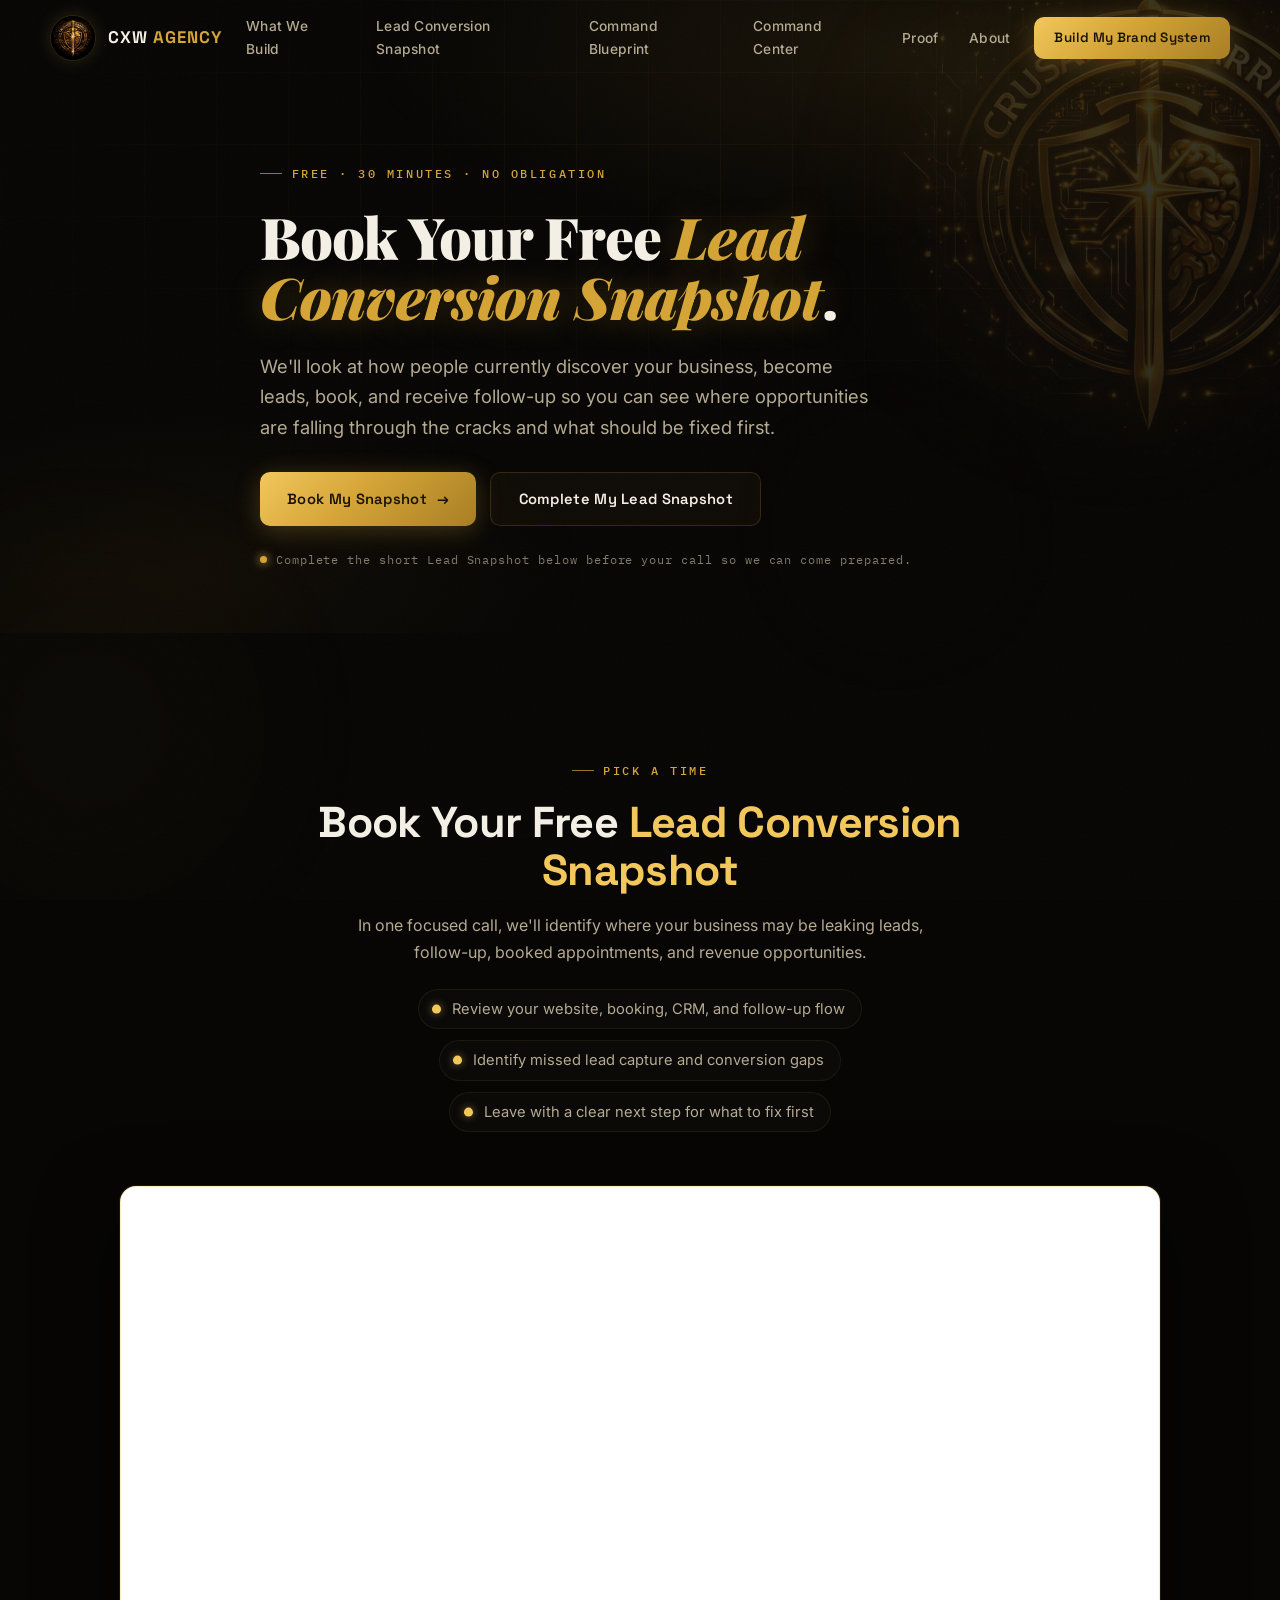
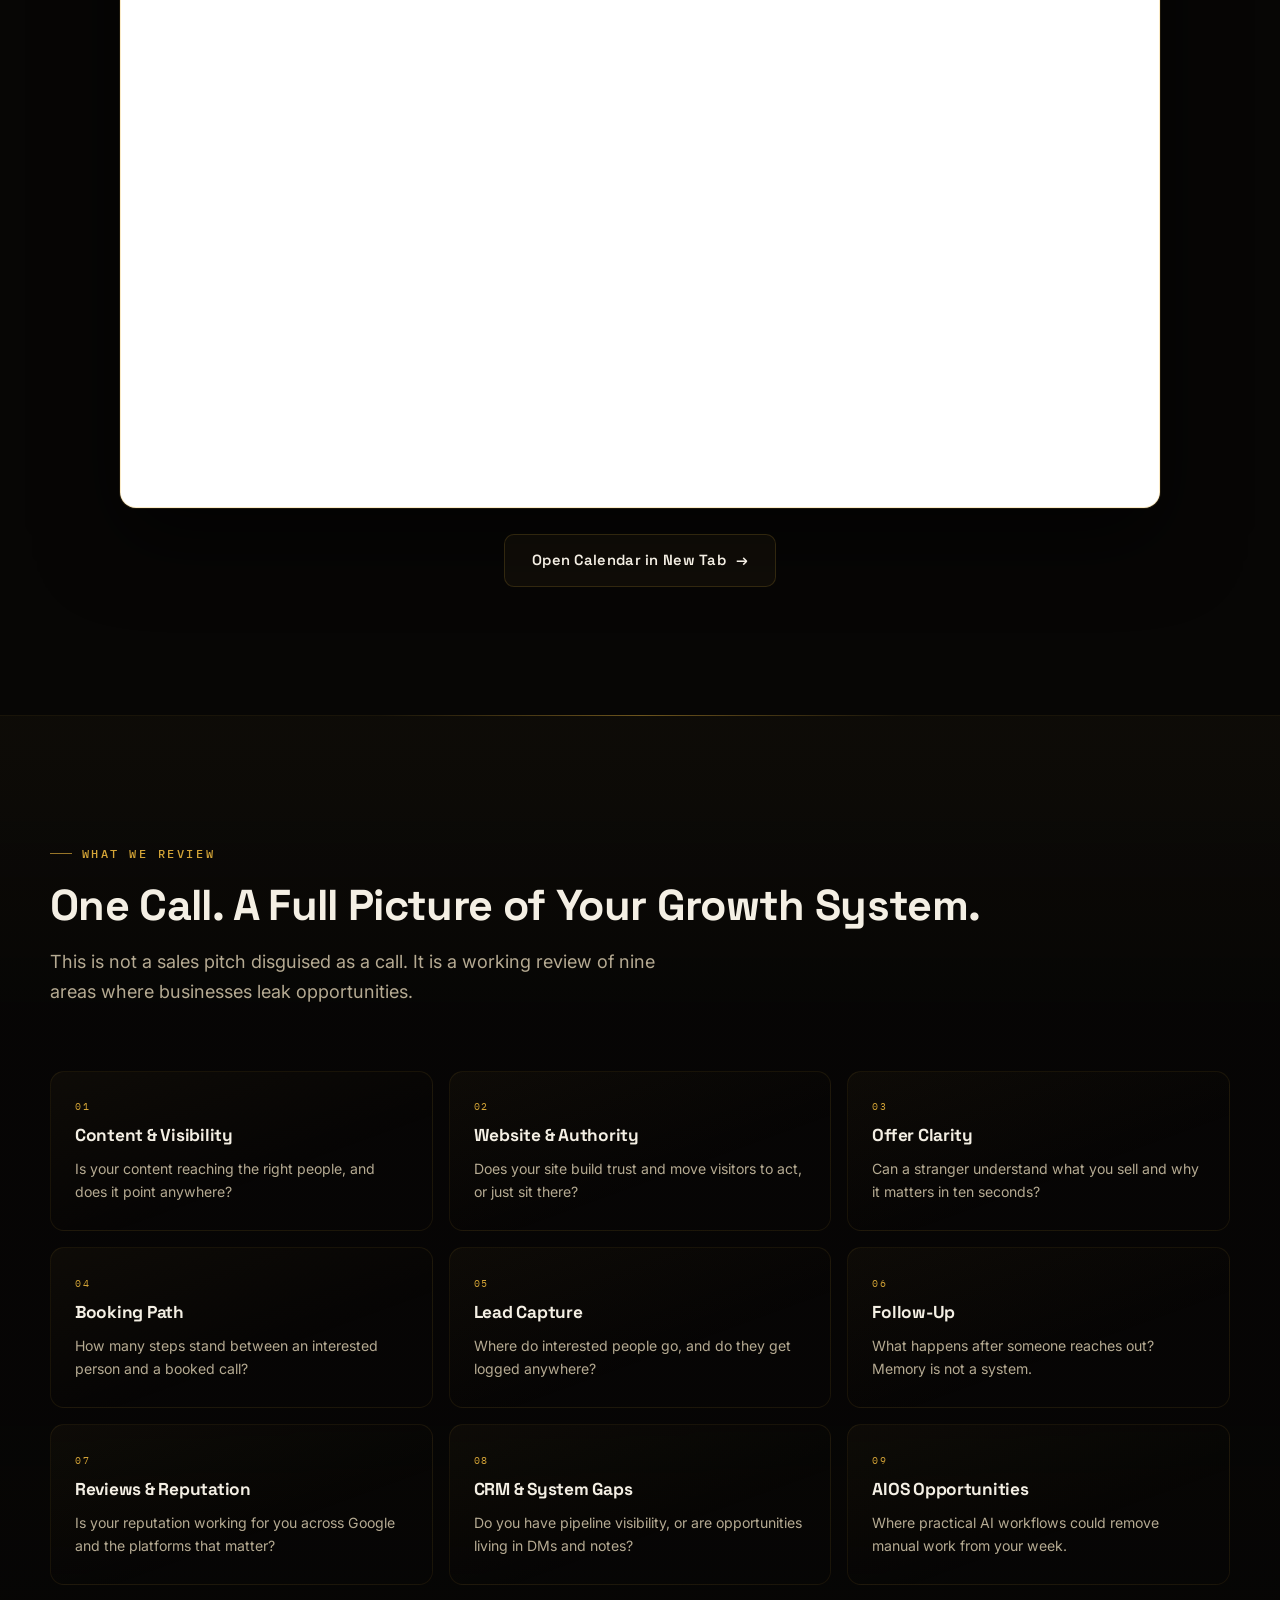
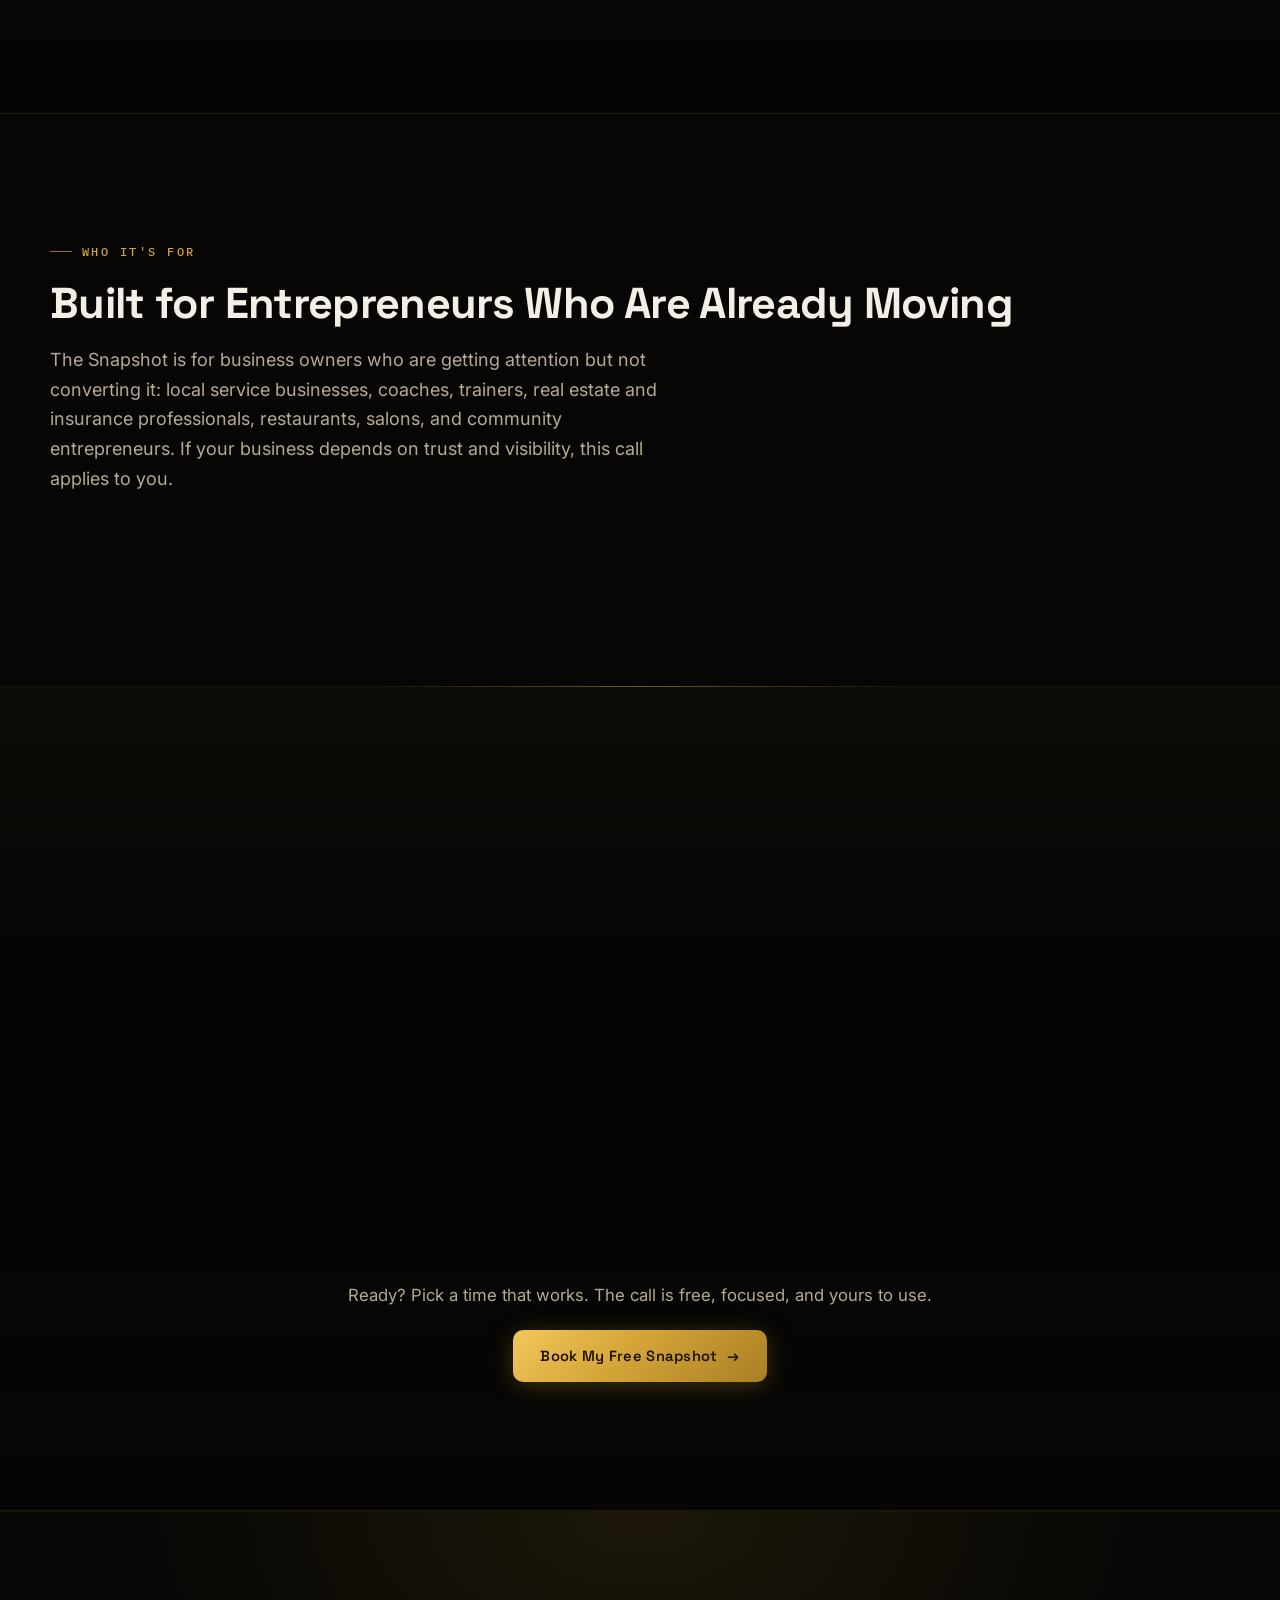
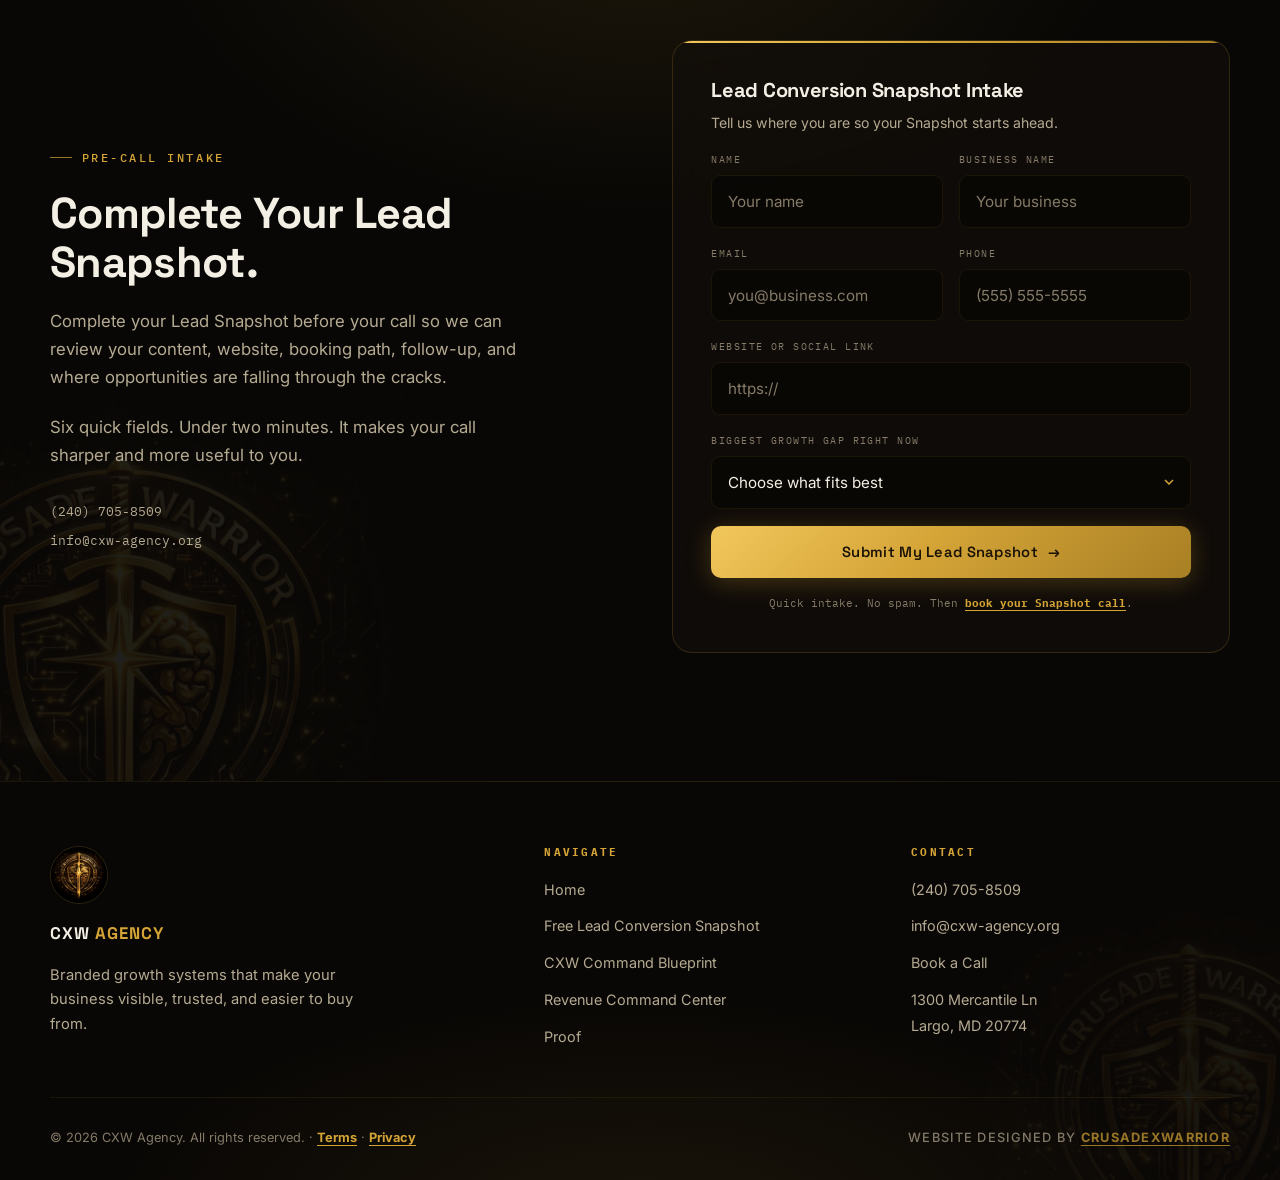
<file: ai-growth-audit.html>
<!DOCTYPE html>
<html lang="en">
<head>
  <meta charset="UTF-8">
  <meta name="viewport" content="width=device-width, initial-scale=1.0">
  <title>Free Lead Conversion Snapshot | CXW Agency</title>
  <meta name="description" content="See where leads may be falling through the cracks between your content, website, booking process, and follow-up with a complimentary Lead Conversion Snapshot from CXW Agency.">
  <meta property="og:title" content="Book Your Free Lead Conversion Snapshot | CXW Agency">
  <meta property="og:description" content="A free call that shows you where leads are falling through the cracks between your content, website, booking, and follow-up — and what to fix first.">
  <meta property="og:type" content="website">
  <meta property="og:url" content="https://cxw-agency.org/ai-growth-audit">
  <meta property="og:image" content="https://cxw-agency.org/assets/logo.png">
  <meta name="theme-color" content="#070605">
  <link rel="canonical" href="https://cxw-agency.org/ai-growth-audit">
  <link rel="icon" type="image/png" href="/assets/logo.png">

  <link rel="preconnect" href="https://fonts.googleapis.com">
  <link rel="preconnect" href="https://fonts.gstatic.com" crossorigin>
  <link href="https://fonts.googleapis.com/css2?family=Space+Grotesk:wght@500;600;700&family=Playfair+Display:ital,wght@0,700;0,900;1,700;1,900&family=Inter:wght@400;500;600&family=IBM+Plex+Mono:wght@400;500&display=swap" rel="stylesheet">

  <link rel="stylesheet" href="/css/variables.css">
  <link rel="stylesheet" href="/css/base.css">
  <link rel="stylesheet" href="/css/layout.css">
  <link rel="stylesheet" href="/css/components.css">
</head>
<body id="home">

  <div class="atmosphere" aria-hidden="true"><span></span><span></span><span></span></div>

  <header class="header" id="site-header">
    <div class="container header__inner">
      <a href="/" class="header__brand" aria-label="CXW Agency home">
        <img src="/assets/logo.png" alt="CXW Agency emblem" class="header__logo" width="46" height="46">
        <span class="header__wordmark">CXW <span>AGENCY</span></span>
      </a>
      <nav class="nav" aria-label="Primary">
        <a href="/#what-we-build" class="nav__link">What We Build</a>
        <a href="/ai-growth-audit" class="nav__link">Lead Conversion Snapshot</a>
        <a href="/command-blueprint" class="nav__link">Command Blueprint</a>
        <a href="/revenue-command-center" class="nav__link">Command Center</a>
        <a href="/#proof" class="nav__link">Proof</a>
        <a href="/#about" class="nav__link">About</a>
      </nav>
      <a href="https://api.leadconnectorhq.com/widget/bookings/samuel-davenport-personal-calendar-hyjkpv2bm" target="_blank" rel="noopener noreferrer" data-booking="audit" class="btn btn--gold btn--sm header__cta">Build My Brand System</a>
      <button class="nav-toggle" id="nav-toggle" aria-label="Open menu" aria-expanded="false" aria-controls="mobile-nav">
        <span class="nav-toggle__bar"></span>
        <span class="nav-toggle__bar"></span>
        <span class="nav-toggle__bar"></span>
      </button>
    </div>
  </header>

  <nav class="mobile-nav" id="mobile-nav" aria-label="Mobile">
    <a href="/" class="mobile-nav__link">Home</a>
    <a href="/#what-we-build" class="mobile-nav__link">What We Build</a>
    <a href="/ai-growth-audit" class="mobile-nav__link">Lead Conversion Snapshot</a>
    <a href="/command-blueprint" class="mobile-nav__link">Command Blueprint</a>
    <a href="/revenue-command-center" class="mobile-nav__link">Command Center</a>
    <a href="/#about" class="mobile-nav__link">About</a>
    <a href="https://api.leadconnectorhq.com/widget/bookings/samuel-davenport-personal-calendar-hyjkpv2bm" target="_blank" rel="noopener noreferrer" data-booking="audit" class="btn btn--gold">Book My Free Snapshot</a>
  </nav>

  <main>

    <!-- HERO -->
    <section class="page-hero">
      <div class="grid-bg" aria-hidden="true"></div>
      <img src="/assets/logo.png" alt="" class="hero__watermark" aria-hidden="true">
      <div class="container page-hero__inner">
        <span class="eyebrow">Free &middot; 30 Minutes &middot; No Obligation</span>
        <h1 class="page-hero__title">Book Your Free <em>Lead Conversion Snapshot</em>.</h1>
        <p class="page-hero__sub">We'll look at how people currently discover your business, become leads, book, and receive follow-up so you can see where opportunities are falling through the cracks and what should be fixed first.</p>
        <div class="hero__ctas">
          <a href="#book-audit" class="btn btn--gold">Book My Snapshot <span class="btn__arrow">→</span></a>
          <a href="#snapshot" class="btn btn--ghost">Complete My Lead Snapshot</a>
        </div>
        <p class="hero__note">Complete the short Lead Snapshot below before your call so we can come prepared.</p>
      </div>
    </section>

    <!-- BOOKING / EMBEDDED CALENDAR -->
    <booking-calendar-section
      id="book-audit"
      class="booking-section"
      eyebrow="Pick a Time"
      headline="Book Your Free *Lead Conversion Snapshot*"
      subheadline="In one focused call, we'll identify where your business may be leaking leads, follow-up, booked appointments, and revenue opportunities."
      bullets='["Review your website, booking, CRM, and follow-up flow","Identify missed lead capture and conversion gaps","Leave with a clear next step for what to fix first"]'
      iframe-src="https://api.leadconnectorhq.com/widget/bookings/samuel-davenport-personal-calendar-hyjkpv2bm"
      external-url="https://api.leadconnectorhq.com/widget/bookings/samuel-davenport-personal-calendar-hyjkpv2bm"
      iframe-title="Book your free Lead Conversion Snapshot"
      booking-key="audit">
    </booking-calendar-section>

    <!-- WHAT WE REVIEW -->
    <section class="section--raised" id="what-we-review">
      <div class="container">
        <div class="section-head reveal">
          <span class="eyebrow">What We Review</span>
          <h2>One Call. A Full Picture of Your Growth System.</h2>
          <p class="section-sub">This is not a sales pitch disguised as a call. It is a working review of nine areas where businesses leak opportunities.</p>
        </div>
        <div class="audience">
          <div class="audience-card reveal">
            <span class="audience-card__tag">01</span>
            <h3 class="audience-card__title">Content &amp; Visibility</h3>
            <p class="audience-card__desc">Is your content reaching the right people, and does it point anywhere?</p>
          </div>
          <div class="audience-card reveal">
            <span class="audience-card__tag">02</span>
            <h3 class="audience-card__title">Website &amp; Authority</h3>
            <p class="audience-card__desc">Does your site build trust and move visitors to act, or just sit there?</p>
          </div>
          <div class="audience-card reveal">
            <span class="audience-card__tag">03</span>
            <h3 class="audience-card__title">Offer Clarity</h3>
            <p class="audience-card__desc">Can a stranger understand what you sell and why it matters in ten seconds?</p>
          </div>
          <div class="audience-card reveal">
            <span class="audience-card__tag">04</span>
            <h3 class="audience-card__title">Booking Path</h3>
            <p class="audience-card__desc">How many steps stand between an interested person and a booked call?</p>
          </div>
          <div class="audience-card reveal">
            <span class="audience-card__tag">05</span>
            <h3 class="audience-card__title">Lead Capture</h3>
            <p class="audience-card__desc">Where do interested people go, and do they get logged anywhere?</p>
          </div>
          <div class="audience-card reveal">
            <span class="audience-card__tag">06</span>
            <h3 class="audience-card__title">Follow-Up</h3>
            <p class="audience-card__desc">What happens after someone reaches out? Memory is not a system.</p>
          </div>
          <div class="audience-card reveal">
            <span class="audience-card__tag">07</span>
            <h3 class="audience-card__title">Reviews &amp; Reputation</h3>
            <p class="audience-card__desc">Is your reputation working for you across Google and the platforms that matter?</p>
          </div>
          <div class="audience-card reveal">
            <span class="audience-card__tag">08</span>
            <h3 class="audience-card__title">CRM &amp; System Gaps</h3>
            <p class="audience-card__desc">Do you have pipeline visibility, or are opportunities living in DMs and notes?</p>
          </div>
          <div class="audience-card reveal">
            <span class="audience-card__tag">09</span>
            <h3 class="audience-card__title">AIOS Opportunities</h3>
            <p class="audience-card__desc">Where practical AI workflows could remove manual work from your week.</p>
          </div>
        </div>
      </div>
    </section>

    <!-- WHO IT IS FOR -->
    <section id="who-for">
      <div class="container">
        <div class="section-head reveal">
          <span class="eyebrow">Who It's For</span>
          <h2>Built for Entrepreneurs Who Are Already Moving</h2>
          <p class="section-sub">The Snapshot is for business owners who are getting attention but not converting it: local service businesses, coaches, trainers, real estate and insurance professionals, restaurants, salons, and community entrepreneurs. If your business depends on trust and visibility, this call applies to you.</p>
        </div>
      </div>
    </section>

    <!-- AFTER THE CALL -->
    <section class="section--raised" id="after">
      <div class="container">
        <div class="section-head reveal">
          <span class="eyebrow">After the Snapshot</span>
          <h2>What Happens Next</h2>
          <p class="section-sub">If there is a clear opportunity to improve your system, we'll walk you through the CXW Command Blueprint — the paid strategy map that shows what needs to be built before moving into a full Revenue Command Center install.</p>
        </div>
        <div class="flow reveal">
          <div class="flow__node flow__node--end">
            <span class="flow__label">Step 1 &middot; Free</span>
            <span class="flow__title">Lead Conversion Snapshot</span>
            <span class="flow__desc">The call you book today</span>
          </div>
          <span class="flow__arrow" aria-hidden="true">→</span>
          <div class="flow__node">
            <span class="flow__label">Step 2</span>
            <span class="flow__title">Lead Snapshot</span>
            <span class="flow__desc">Pre-call intake form</span>
          </div>
          <span class="flow__arrow" aria-hidden="true">→</span>
          <div class="flow__node">
            <span class="flow__label">Step 3 &middot; Paid</span>
            <span class="flow__title">Command Blueprint</span>
            <span class="flow__desc">Your system, mapped</span>
          </div>
          <span class="flow__arrow" aria-hidden="true">→</span>
          <div class="flow__node">
            <span class="flow__label">Step 4</span>
            <span class="flow__title">Implementation Scope</span>
            <span class="flow__desc">Full install planned</span>
          </div>
          <span class="flow__arrow" aria-hidden="true">→</span>
          <div class="flow__node">
            <span class="flow__label">Step 5</span>
            <span class="flow__title">Command Center Install</span>
            <span class="flow__desc">Your AIOS, built</span>
          </div>
          <span class="flow__arrow" aria-hidden="true">→</span>
          <div class="flow__node">
            <span class="flow__label">Ongoing</span>
            <span class="flow__title">Command Support</span>
            <span class="flow__desc">Operated and optimized</span>
          </div>
        </div>
        <div class="offer-callout reveal" id="book-call">
          <p>Ready? Pick a time that works. The call is free, focused, and yours to use.</p>
          <a href="https://api.leadconnectorhq.com/widget/bookings/samuel-davenport-personal-calendar-hyjkpv2bm" target="_blank" rel="noopener noreferrer" data-booking="audit" class="btn btn--gold">Book My Free Snapshot <span class="btn__arrow">→</span></a>
        </div>
      </div>
    </section>

    <!-- SNAPSHOT INTAKE -->
    <section class="final-cta" id="snapshot">
      <img src="/assets/logo.png" alt="" class="final-cta__watermark" aria-hidden="true">
      <div class="container">
        <div class="final-cta__grid">
          <div class="final-cta__content reveal">
            <span class="eyebrow">Pre-Call Intake</span>
            <h2>Complete Your Lead Snapshot.</h2>
            <p>Complete your Lead Snapshot before your call so we can review your content, website, booking path, follow-up, and where opportunities are falling through the cracks.</p>
            <p>Six quick fields. Under two minutes. It makes your call sharper and more useful to you.</p>
            <div class="contact-lines">
              <a href="tel:+12407058509">(240) 705-8509</a>
              <a href="mailto:info@cxw-agency.org">info@cxw-agency.org</a>
            </div>
          </div>

          <form class="lead-form" id="lead-form" action="https://formsubmit.co/info@cxw-agency.org" method="POST" novalidate>
            <input type="hidden" name="_subject" value="New Lead Snapshot — CXW Agency">
            <input type="hidden" name="_captcha" value="false">
            <input type="hidden" name="_template" value="table">
            <input type="text" name="_honey" style="display:none" tabindex="-1" autocomplete="off">

            <h3 class="lead-form__title">Lead Conversion Snapshot Intake</h3>
            <p class="lead-form__sub">Tell us where you are so your Snapshot starts ahead.</p>

            <div class="form-row">
              <div class="form-field">
                <label for="f-name">Name</label>
                <input type="text" id="f-name" name="Name" placeholder="Your name" required>
              </div>
              <div class="form-field">
                <label for="f-business">Business Name</label>
                <input type="text" id="f-business" name="Business Name" placeholder="Your business" required>
              </div>
            </div>

            <div class="form-row">
              <div class="form-field">
                <label for="f-email">Email</label>
                <input type="email" id="f-email" name="Email" placeholder="you@business.com" required>
              </div>
              <div class="form-field">
                <label for="f-phone">Phone</label>
                <input type="tel" id="f-phone" name="Phone" placeholder="(555) 555-5555" required>
              </div>
            </div>

            <div class="form-field">
              <label for="f-link">Website or Social Link</label>
              <input type="url" id="f-link" name="Website or Social Link" placeholder="https://">
            </div>

            <div class="form-field">
              <label for="f-goal">Biggest Growth Gap Right Now</label>
              <select id="f-goal" name="Biggest Growth Gap" required>
                <option value="" disabled selected>Choose what fits best</option>
                <option>Not enough visibility or attention</option>
                <option>Attention but no leads or bookings</option>
                <option>Leads go cold — weak follow-up</option>
                <option>Website does not build trust or convert</option>
                <option>No CRM or pipeline visibility</option>
                <option>Not sure — that is what the Snapshot is for</option>
              </select>
            </div>

            <div class="form-status" id="form-status" role="status" aria-live="polite"></div>

            <button type="submit" class="btn btn--gold btn--block" id="form-submit">Submit My Lead Snapshot <span class="btn__arrow">→</span></button>
            <p class="lead-form__fine">Quick intake. No spam. Then <a href="https://api.leadconnectorhq.com/widget/bookings/samuel-davenport-personal-calendar-hyjkpv2bm" target="_blank" rel="noopener noreferrer" data-booking="audit" class="footer__credit-link">book your Snapshot call</a>.</p>
          </form>
        </div>
      </div>
    </section>

  </main>

  <footer class="footer">
    <img src="/assets/logo.png" alt="" class="footer__watermark" aria-hidden="true">
    <div class="container">
      <div class="footer__grid">
        <div class="footer__brand-block">
          <img src="/assets/logo.png" alt="CXW Agency emblem" class="footer__logo" width="58" height="58">
          <span class="header__wordmark">CXW <span>AGENCY</span></span>
          <p class="footer__tagline">Branded growth systems that make your business visible, trusted, and easier to buy from.</p>
        </div>
        <div>
          <h4 class="footer__heading">Navigate</h4>
          <ul class="footer__list">
            <li><a href="/" class="footer__link">Home</a></li>
            <li><a href="/ai-growth-audit" class="footer__link">Free Lead Conversion Snapshot</a></li>
            <li><a href="/command-blueprint" class="footer__link">CXW Command Blueprint</a></li>
            <li><a href="/revenue-command-center" class="footer__link">Revenue Command Center</a></li>
            <li><a href="/#proof" class="footer__link">Proof</a></li>
          </ul>
        </div>
        <div>
          <h4 class="footer__heading">Contact</h4>
          <ul class="footer__list">
            <li><a href="tel:+12407058509" class="footer__link">(240) 705-8509</a></li>
            <li><a href="mailto:info@cxw-agency.org" class="footer__link">info@cxw-agency.org</a></li>
            <li><a href="https://api.leadconnectorhq.com/widget/bookings/samuel-davenport-personal-calendar-hyjkpv2bm" target="_blank" rel="noopener noreferrer" data-booking="audit" class="footer__link">Book a Call</a></li>
            <li><span class="footer__link">1300 Mercantile Ln<br>Largo, MD 20774</span></li>
          </ul>
        </div>
      </div>
      <div class="footer__bottom">
        <p class="footer__copyright">© 2026 CXW Agency. All rights reserved. &middot; <a href="/terms" class="footer__credit-link">Terms</a> &middot; <a href="/privacy" class="footer__credit-link">Privacy</a></p>
        <p class="footer__credit">
          Website designed by <a href="https://crusadexwarrior.com" target="_blank" rel="noopener noreferrer" class="footer__credit-link">CrusadeXWarrior</a>
        </p>
      </div>
    </div>
  </footer>

  <script src="/js/booking-calendar-section.js"></script>
  <script src="/js/main.js"></script>
  <script src="https://widgets.leadconnectorhq.com/loader.js"
    data-resources-url="https://widgets.leadconnectorhq.com/chat-widget/loader.js"
    data-widget-id="6a7fc9c6e5c16f98495ee38c"
    data-source="WEB_USER">
  </script>
</body>
</html>
</file>
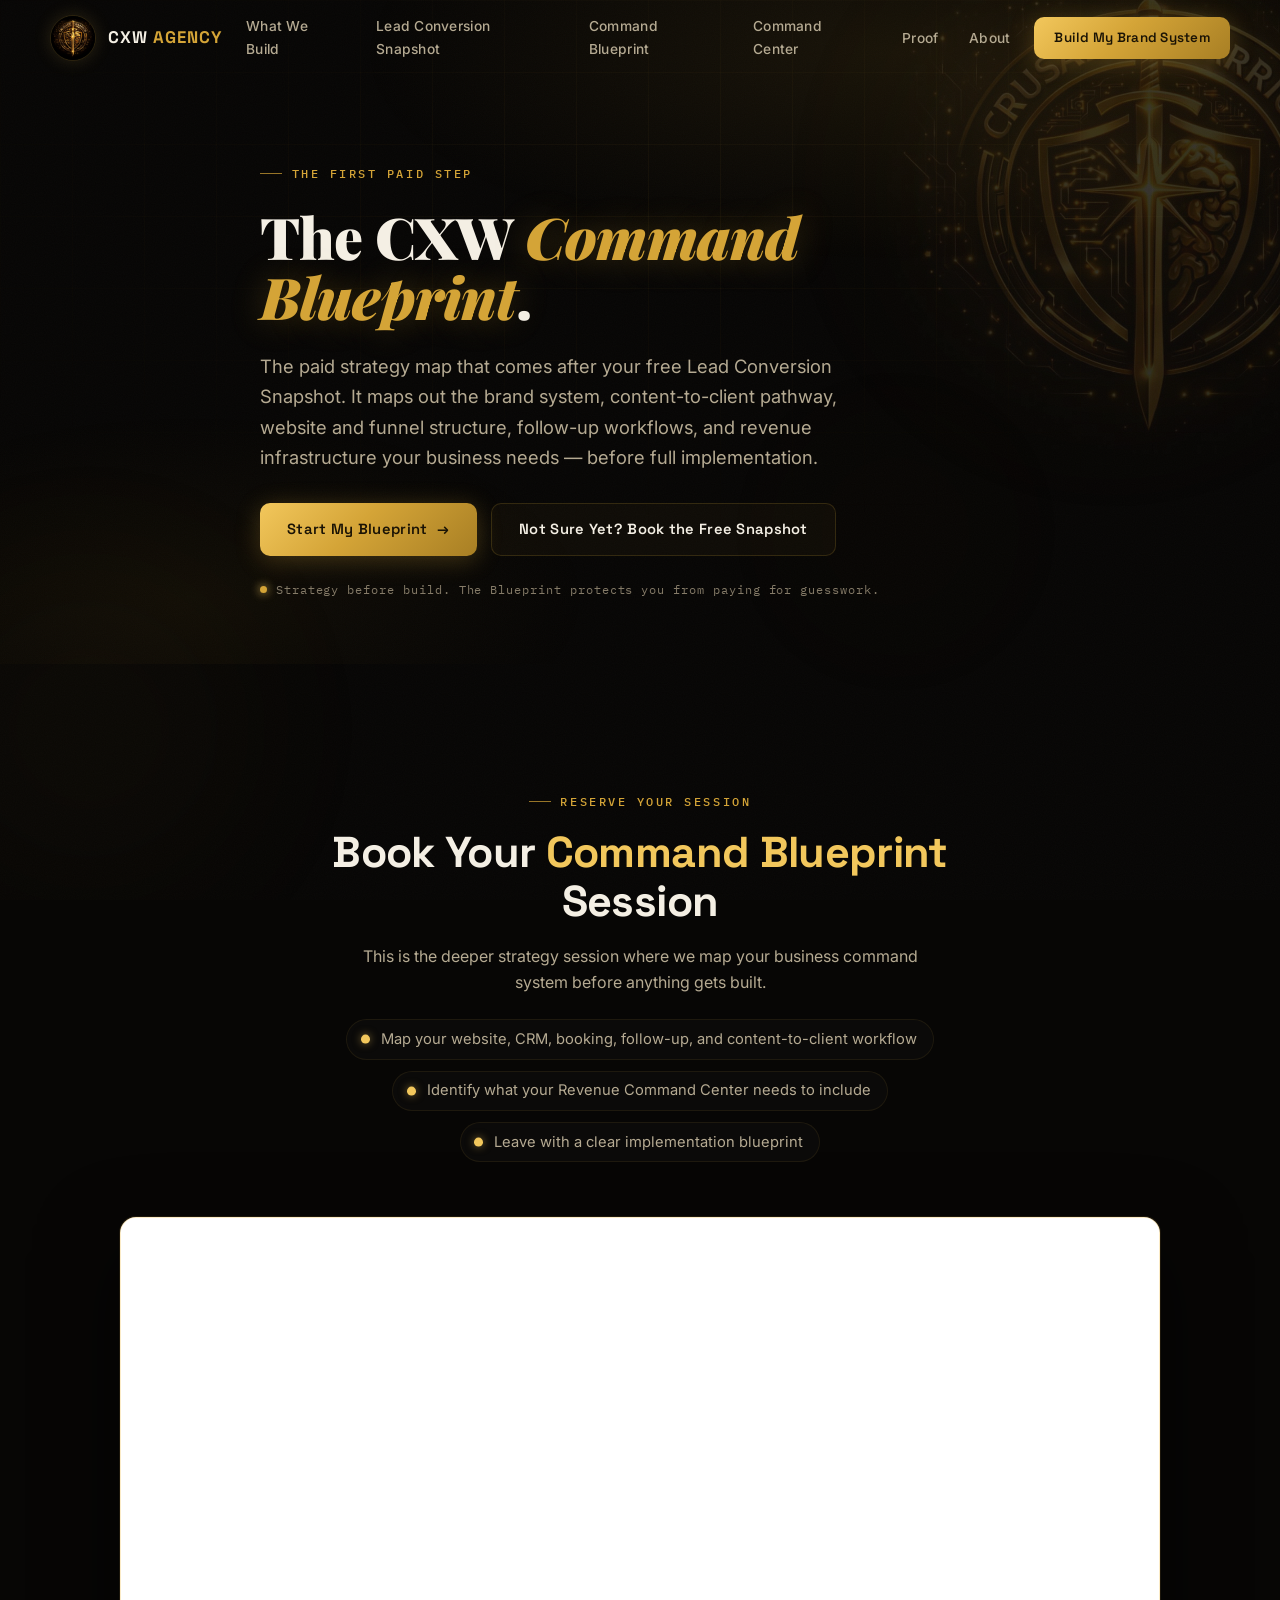
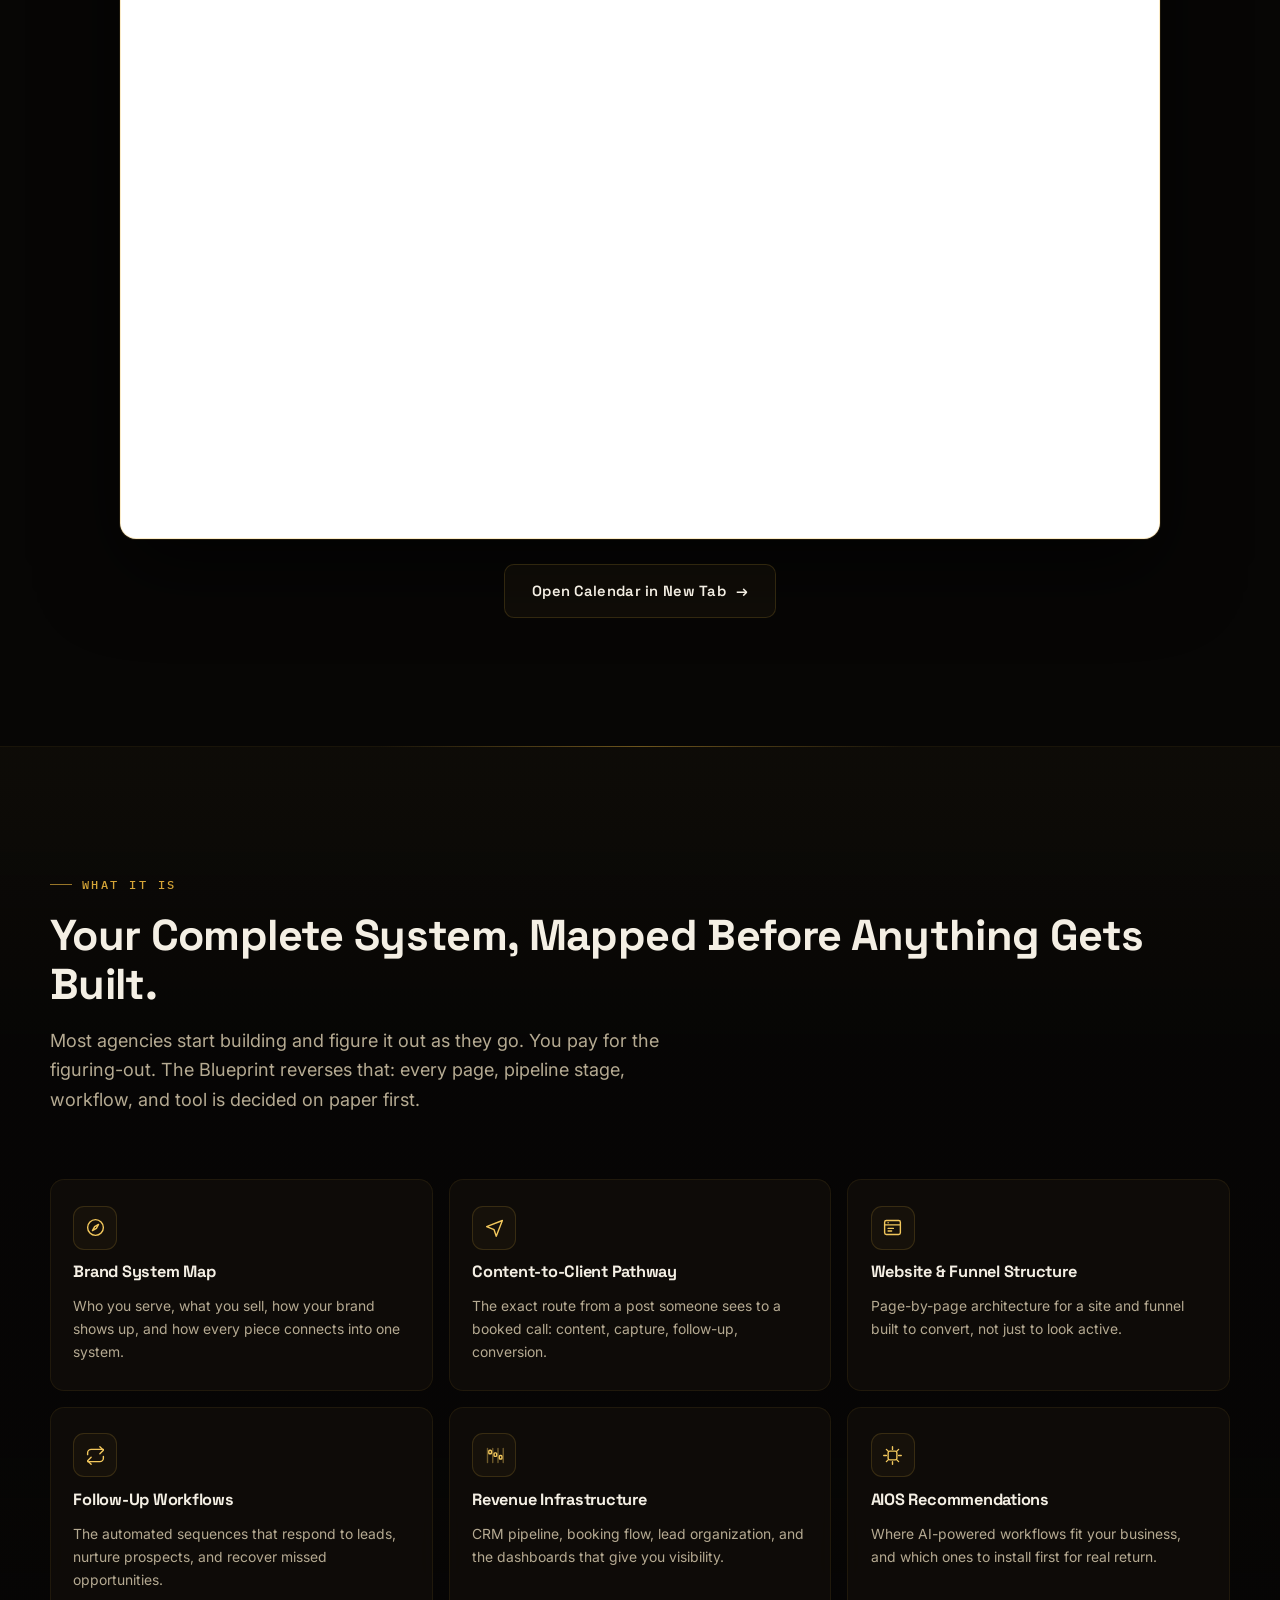
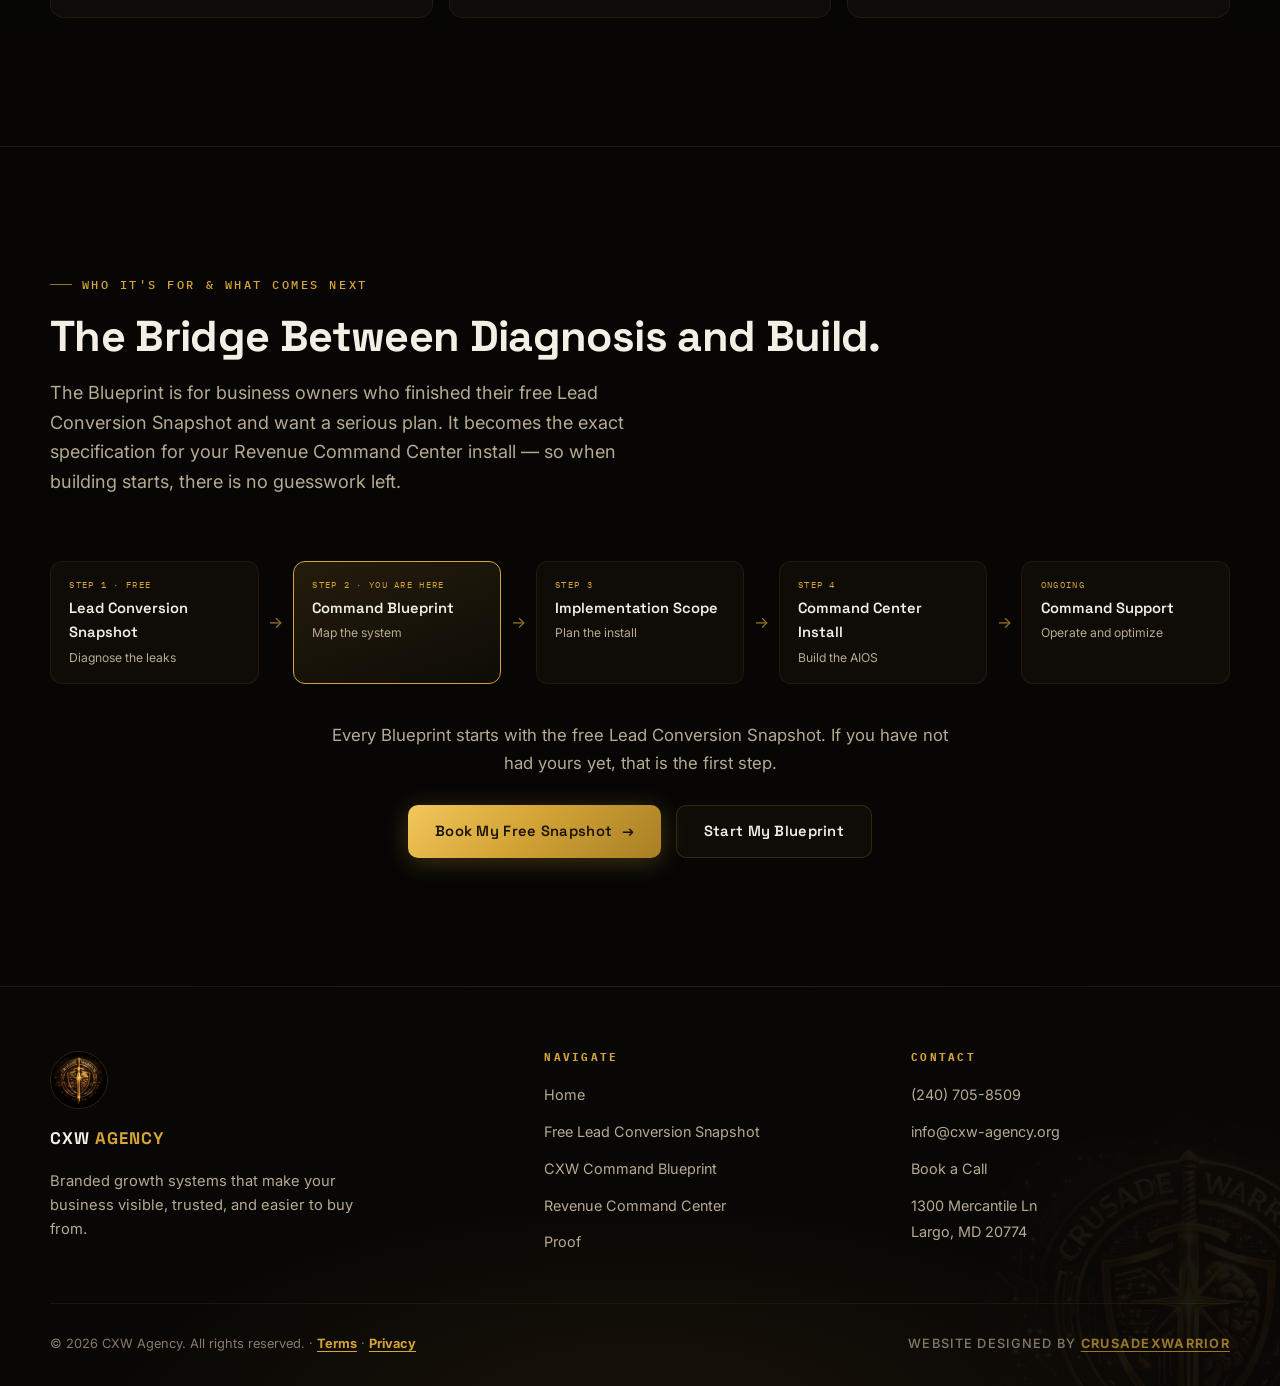
<file: command-blueprint.html>
<!DOCTYPE html>
<html lang="en">
<head>
  <meta charset="UTF-8">
  <meta name="viewport" content="width=device-width, initial-scale=1.0">
  <title>The CXW Command Blueprint | CXW Agency</title>
  <meta name="description" content="The CXW Command Blueprint maps out the brand system, content-to-client pathway, website and funnel structure, follow-up workflows, and revenue infrastructure your business needs before full implementation.">
  <meta property="og:title" content="The CXW Command Blueprint | CXW Agency">
  <meta property="og:description" content="The paid strategy step after your free Lead Conversion Snapshot. Your complete brand system, mapped before anything gets built.">
  <meta property="og:type" content="website">
  <meta property="og:url" content="https://cxw-agency.org/command-blueprint">
  <meta property="og:image" content="https://cxw-agency.org/assets/logo.png">
  <meta name="theme-color" content="#070605">
  <link rel="canonical" href="https://cxw-agency.org/command-blueprint">
  <link rel="icon" type="image/png" href="/assets/logo.png">

  <link rel="preconnect" href="https://fonts.googleapis.com">
  <link rel="preconnect" href="https://fonts.gstatic.com" crossorigin>
  <link href="https://fonts.googleapis.com/css2?family=Space+Grotesk:wght@500;600;700&family=Playfair+Display:ital,wght@0,700;0,900;1,700;1,900&family=Inter:wght@400;500;600&family=IBM+Plex+Mono:wght@400;500&display=swap" rel="stylesheet">

  <link rel="stylesheet" href="/css/variables.css">
  <link rel="stylesheet" href="/css/base.css">
  <link rel="stylesheet" href="/css/layout.css">
  <link rel="stylesheet" href="/css/components.css">
</head>
<body id="home">

  <div class="atmosphere" aria-hidden="true"><span></span><span></span><span></span></div>

  <header class="header" id="site-header">
    <div class="container header__inner">
      <a href="/" class="header__brand" aria-label="CXW Agency home">
        <img src="/assets/logo.png" alt="CXW Agency emblem" class="header__logo" width="46" height="46">
        <span class="header__wordmark">CXW <span>AGENCY</span></span>
      </a>
      <nav class="nav" aria-label="Primary">
        <a href="/#what-we-build" class="nav__link">What We Build</a>
        <a href="/ai-growth-audit" class="nav__link">Lead Conversion Snapshot</a>
        <a href="/command-blueprint" class="nav__link">Command Blueprint</a>
        <a href="/revenue-command-center" class="nav__link">Command Center</a>
        <a href="/#proof" class="nav__link">Proof</a>
        <a href="/#about" class="nav__link">About</a>
      </nav>
      <a href="https://api.leadconnectorhq.com/widget/bookings/samuel-davenport-personal-calendar-hyjkpv2bm" target="_blank" rel="noopener noreferrer" data-booking="audit" class="btn btn--gold btn--sm header__cta">Build My Brand System</a>
      <button class="nav-toggle" id="nav-toggle" aria-label="Open menu" aria-expanded="false" aria-controls="mobile-nav">
        <span class="nav-toggle__bar"></span>
        <span class="nav-toggle__bar"></span>
        <span class="nav-toggle__bar"></span>
      </button>
    </div>
  </header>

  <nav class="mobile-nav" id="mobile-nav" aria-label="Mobile">
    <a href="/" class="mobile-nav__link">Home</a>
    <a href="/#what-we-build" class="mobile-nav__link">What We Build</a>
    <a href="/ai-growth-audit" class="mobile-nav__link">Lead Conversion Snapshot</a>
    <a href="/command-blueprint" class="mobile-nav__link">Command Blueprint</a>
    <a href="/revenue-command-center" class="mobile-nav__link">Command Center</a>
    <a href="/#about" class="mobile-nav__link">About</a>
    <a href="https://api.leadconnectorhq.com/widget/bookings/samuel-davenport-personal-calendar-hyjkpv2bm" target="_blank" rel="noopener noreferrer" data-booking="audit" class="btn btn--gold">Book My Free Snapshot</a>
  </nav>

  <main>

    <!-- HERO -->
    <section class="page-hero">
      <div class="grid-bg" aria-hidden="true"></div>
      <img src="/assets/logo.png" alt="" class="hero__watermark" aria-hidden="true">
      <div class="container page-hero__inner">
        <span class="eyebrow">The First Paid Step</span>
        <h1 class="page-hero__title">The CXW <em>Command Blueprint</em>.</h1>
        <p class="page-hero__sub">The paid strategy map that comes after your free Lead Conversion Snapshot. It maps out the brand system, content-to-client pathway, website and funnel structure, follow-up workflows, and revenue infrastructure your business needs — before full implementation.</p>
        <div class="hero__ctas">
          <a href="#book-blueprint" class="btn btn--gold">Start My Blueprint <span class="btn__arrow">→</span></a>
          <a href="https://api.leadconnectorhq.com/widget/bookings/samuel-davenport-personal-calendar-hyjkpv2bm" target="_blank" rel="noopener noreferrer" data-booking="audit" class="btn btn--ghost">Not Sure Yet? Book the Free Snapshot</a>
        </div>
        <p class="hero__note">Strategy before build. The Blueprint protects you from paying for guesswork.</p>
      </div>
    </section>

    <!-- BOOKING / EMBEDDED CALENDAR -->
    <booking-calendar-section
      id="book-blueprint"
      class="booking-section"
      eyebrow="Reserve Your Session"
      headline="Book Your *Command Blueprint* Session"
      subheadline="This is the deeper strategy session where we map your business command system before anything gets built."
      bullets='["Map your website, CRM, booking, follow-up, and content-to-client workflow","Identify what your Revenue Command Center needs to include","Leave with a clear implementation blueprint"]'
      iframe-src="https://api.leadconnectorhq.com/widget/bookings/cxw-command-center-blueprint-s"
      external-url="https://api.leadconnectorhq.com/widget/bookings/cxw-command-center-blueprint-s"
      iframe-title="Book your CXW Command Blueprint session"
      booking-key="blueprint">
    </booking-calendar-section>

    <!-- WHAT IT IS -->
    <section class="section--raised" id="what-it-is">
      <div class="container">
        <div class="section-head reveal">
          <span class="eyebrow">What It Is</span>
          <h2>Your Complete System, Mapped Before Anything Gets Built.</h2>
          <p class="section-sub">Most agencies start building and figure it out as they go. You pay for the figuring-out. The Blueprint reverses that: every page, pipeline stage, workflow, and tool is decided on paper first.</p>
        </div>
        <div class="modules modules--three">
          <div class="module reveal">
            <div class="module__icon">
              <svg viewBox="0 0 24 24" fill="none" stroke="currentColor" stroke-width="1.6" stroke-linecap="round" stroke-linejoin="round"><circle cx="12" cy="12" r="9"/><path d="M15.5 8.5 13 13l-4.5 2.5L11 11z"/></svg>
            </div>
            <h3 class="module__title">Brand System Map</h3>
            <p class="module__desc">Who you serve, what you sell, how your brand shows up, and how every piece connects into one system.</p>
          </div>
          <div class="module reveal">
            <div class="module__icon">
              <svg viewBox="0 0 24 24" fill="none" stroke="currentColor" stroke-width="1.6" stroke-linecap="round" stroke-linejoin="round"><path d="M3 11l18-7-7 18-2.5-7.5z"/></svg>
            </div>
            <h3 class="module__title">Content-to-Client Pathway</h3>
            <p class="module__desc">The exact route from a post someone sees to a booked call: content, capture, follow-up, conversion.</p>
          </div>
          <div class="module reveal">
            <div class="module__icon">
              <svg viewBox="0 0 24 24" fill="none" stroke="currentColor" stroke-width="1.6" stroke-linecap="round" stroke-linejoin="round"><rect x="3" y="4" width="18" height="16" rx="2"/><path d="M3 9h18M7 6.5h.01M7 13h6M7 16h4"/></svg>
            </div>
            <h3 class="module__title">Website &amp; Funnel Structure</h3>
            <p class="module__desc">Page-by-page architecture for a site and funnel built to convert, not just to look active.</p>
          </div>
          <div class="module reveal">
            <div class="module__icon">
              <svg viewBox="0 0 24 24" fill="none" stroke="currentColor" stroke-width="1.6" stroke-linecap="round" stroke-linejoin="round"><path d="M17 2l4 4-4 4"/><path d="M3 11V9a4 4 0 0 1 4-4h14"/><path d="M7 22l-4-4 4-4"/><path d="M21 13v2a4 4 0 0 1-4 4H3"/></svg>
            </div>
            <h3 class="module__title">Follow-Up Workflows</h3>
            <p class="module__desc">The automated sequences that respond to leads, nurture prospects, and recover missed opportunities.</p>
          </div>
          <div class="module reveal">
            <div class="module__icon">
              <svg viewBox="0 0 24 24" fill="none" stroke="currentColor" stroke-width="1.6" stroke-linecap="round" stroke-linejoin="round"><path d="M4 4v16M10 4v16M16 4v16M22 4v16" opacity="0.4"/><rect x="5.5" y="6" width="3" height="4" rx="1"/><rect x="11.5" y="9" width="3" height="4" rx="1"/><rect x="17.5" y="12" width="3" height="4" rx="1"/></svg>
            </div>
            <h3 class="module__title">Revenue Infrastructure</h3>
            <p class="module__desc">CRM pipeline, booking flow, lead organization, and the dashboards that give you visibility.</p>
          </div>
          <div class="module reveal">
            <div class="module__icon">
              <svg viewBox="0 0 24 24" fill="none" stroke="currentColor" stroke-width="1.6" stroke-linecap="round" stroke-linejoin="round"><rect x="7" y="7" width="10" height="10" rx="2"/><path d="M12 2v3M12 19v3M2 12h3M19 12h3M5 5l2 2M17 17l2 2M19 5l-2 2M7 17l-2 2"/></svg>
            </div>
            <h3 class="module__title">AIOS Recommendations</h3>
            <p class="module__desc">Where AI-powered workflows fit your business, and which ones to install first for real return.</p>
          </div>
        </div>
      </div>
    </section>

    <!-- WHO IT'S FOR + HOW IT CONNECTS -->
    <section id="how-it-connects">
      <div class="container">
        <div class="section-head reveal">
          <span class="eyebrow">Who It's For &amp; What Comes Next</span>
          <h2>The Bridge Between Diagnosis and Build.</h2>
          <p class="section-sub">The Blueprint is for business owners who finished their free Lead Conversion Snapshot and want a serious plan. It becomes the exact specification for your Revenue Command Center install — so when building starts, there is no guesswork left.</p>
        </div>
        <div class="flow reveal">
          <div class="flow__node">
            <span class="flow__label">Step 1 &middot; Free</span>
            <span class="flow__title">Lead Conversion Snapshot</span>
            <span class="flow__desc">Diagnose the leaks</span>
          </div>
          <span class="flow__arrow" aria-hidden="true">→</span>
          <div class="flow__node flow__node--end">
            <span class="flow__label">Step 2 &middot; You Are Here</span>
            <span class="flow__title">Command Blueprint</span>
            <span class="flow__desc">Map the system</span>
          </div>
          <span class="flow__arrow" aria-hidden="true">→</span>
          <div class="flow__node">
            <span class="flow__label">Step 3</span>
            <span class="flow__title">Implementation Scope</span>
            <span class="flow__desc">Plan the install</span>
          </div>
          <span class="flow__arrow" aria-hidden="true">→</span>
          <div class="flow__node">
            <span class="flow__label">Step 4</span>
            <span class="flow__title">Command Center Install</span>
            <span class="flow__desc">Build the AIOS</span>
          </div>
          <span class="flow__arrow" aria-hidden="true">→</span>
          <div class="flow__node">
            <span class="flow__label">Ongoing</span>
            <span class="flow__title">Command Support</span>
            <span class="flow__desc">Operate and optimize</span>
          </div>
        </div>
        <div class="offer-callout reveal">
          <p>Every Blueprint starts with the free Lead Conversion Snapshot. If you have not had yours yet, that is the first step.</p>
          <div class="hero__ctas" style="justify-content:center">
            <a href="https://api.leadconnectorhq.com/widget/bookings/samuel-davenport-personal-calendar-hyjkpv2bm" target="_blank" rel="noopener noreferrer" data-booking="audit" class="btn btn--gold">Book My Free Snapshot <span class="btn__arrow">→</span></a>
            <a href="https://api.leadconnectorhq.com/widget/bookings/cxw-command-center-blueprint-s" target="_blank" rel="noopener noreferrer" data-booking="blueprint" class="btn btn--ghost">Start My Blueprint</a>
          </div>
        </div>
      </div>
    </section>

  </main>

  <footer class="footer">
    <img src="/assets/logo.png" alt="" class="footer__watermark" aria-hidden="true">
    <div class="container">
      <div class="footer__grid">
        <div class="footer__brand-block">
          <img src="/assets/logo.png" alt="CXW Agency emblem" class="footer__logo" width="58" height="58">
          <span class="header__wordmark">CXW <span>AGENCY</span></span>
          <p class="footer__tagline">Branded growth systems that make your business visible, trusted, and easier to buy from.</p>
        </div>
        <div>
          <h4 class="footer__heading">Navigate</h4>
          <ul class="footer__list">
            <li><a href="/" class="footer__link">Home</a></li>
            <li><a href="/ai-growth-audit" class="footer__link">Free Lead Conversion Snapshot</a></li>
            <li><a href="/command-blueprint" class="footer__link">CXW Command Blueprint</a></li>
            <li><a href="/revenue-command-center" class="footer__link">Revenue Command Center</a></li>
            <li><a href="/#proof" class="footer__link">Proof</a></li>
          </ul>
        </div>
        <div>
          <h4 class="footer__heading">Contact</h4>
          <ul class="footer__list">
            <li><a href="tel:+12407058509" class="footer__link">(240) 705-8509</a></li>
            <li><a href="mailto:info@cxw-agency.org" class="footer__link">info@cxw-agency.org</a></li>
            <li><a href="https://api.leadconnectorhq.com/widget/bookings/samuel-davenport-personal-calendar-hyjkpv2bm" target="_blank" rel="noopener noreferrer" data-booking="audit" class="footer__link">Book a Call</a></li>
            <li><span class="footer__link">1300 Mercantile Ln<br>Largo, MD 20774</span></li>
          </ul>
        </div>
      </div>
      <div class="footer__bottom">
        <p class="footer__copyright">© 2026 CXW Agency. All rights reserved. &middot; <a href="/terms" class="footer__credit-link">Terms</a> &middot; <a href="/privacy" class="footer__credit-link">Privacy</a></p>
        <p class="footer__credit">
          Website designed by <a href="https://crusadexwarrior.com" target="_blank" rel="noopener noreferrer" class="footer__credit-link">CrusadeXWarrior</a>
        </p>
      </div>
    </div>
  </footer>

  <script src="/js/booking-calendar-section.js"></script>
  <script src="/js/main.js"></script>
  <script src="https://widgets.leadconnectorhq.com/loader.js"
    data-resources-url="https://widgets.leadconnectorhq.com/chat-widget/loader.js"
    data-widget-id="6a7fc9c6e5c16f98495ee38c"
    data-source="WEB_USER">
  </script>
</body>
</html>
</file>
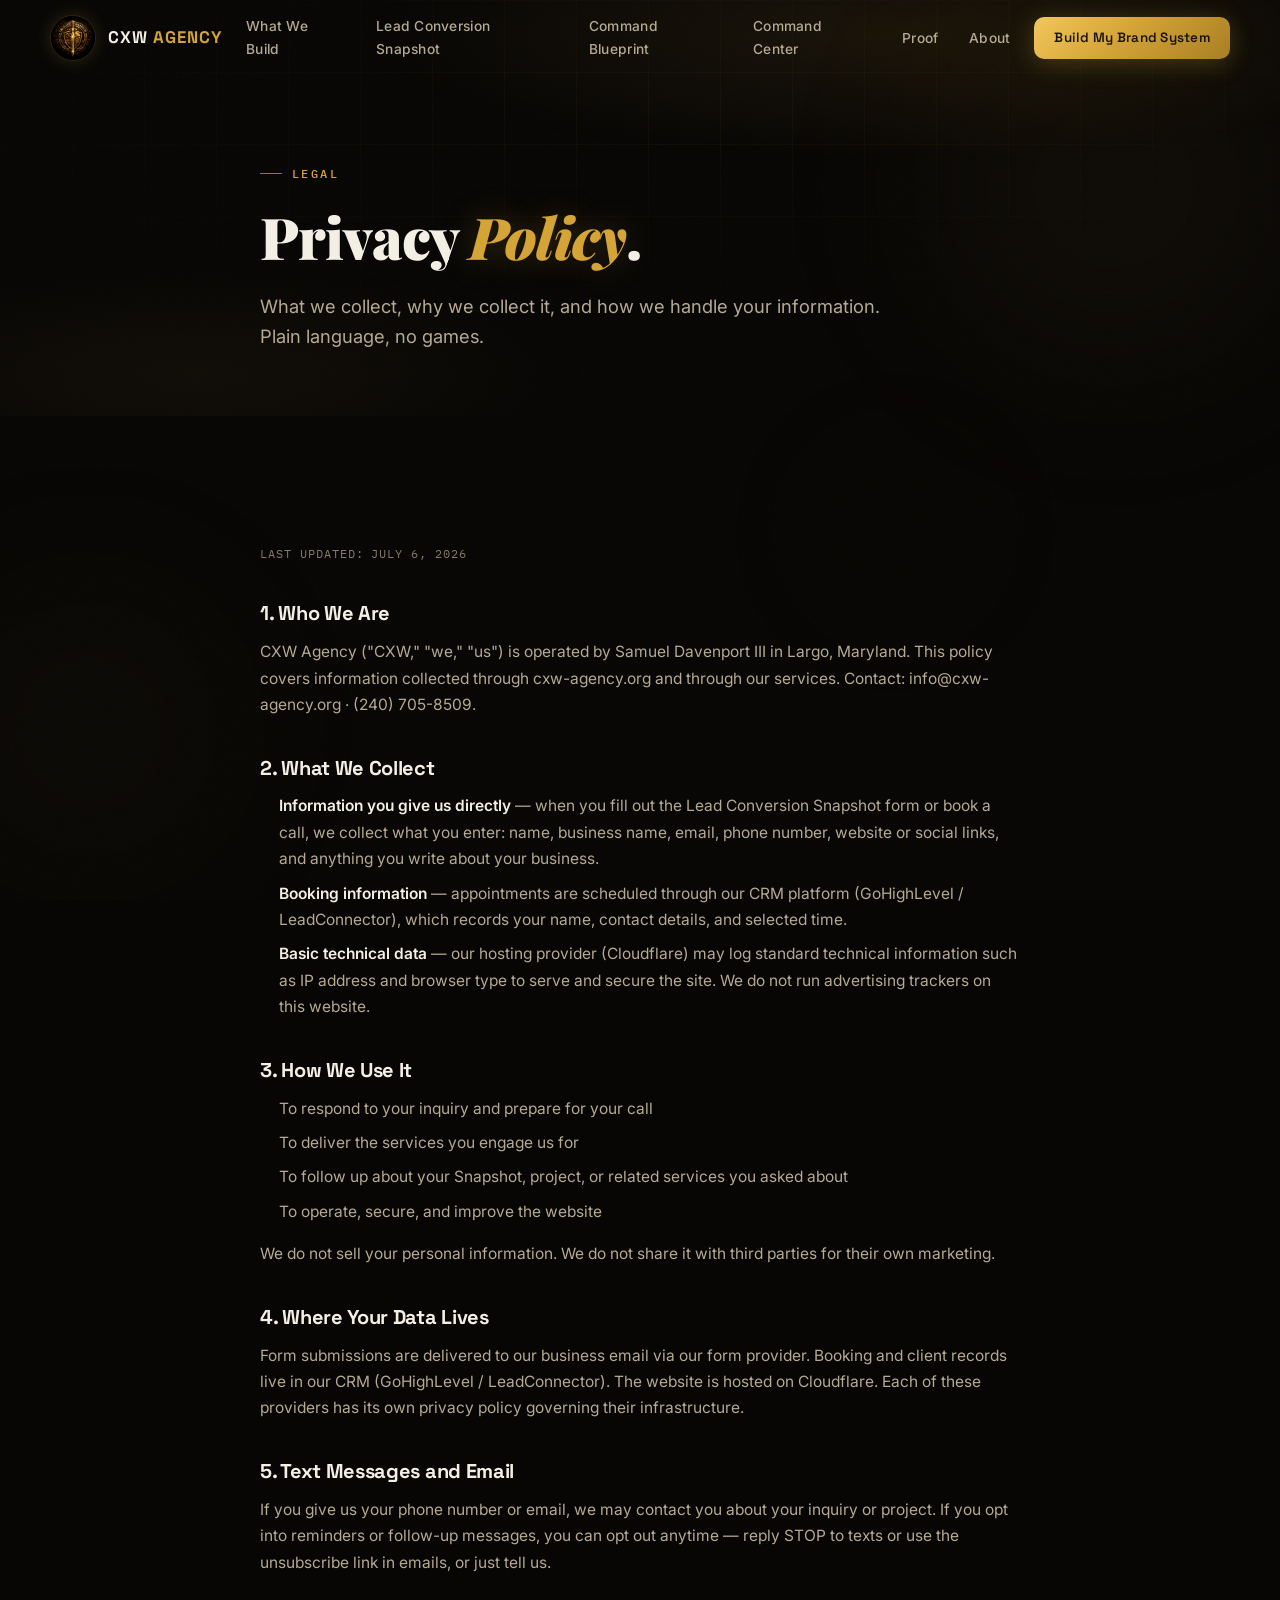
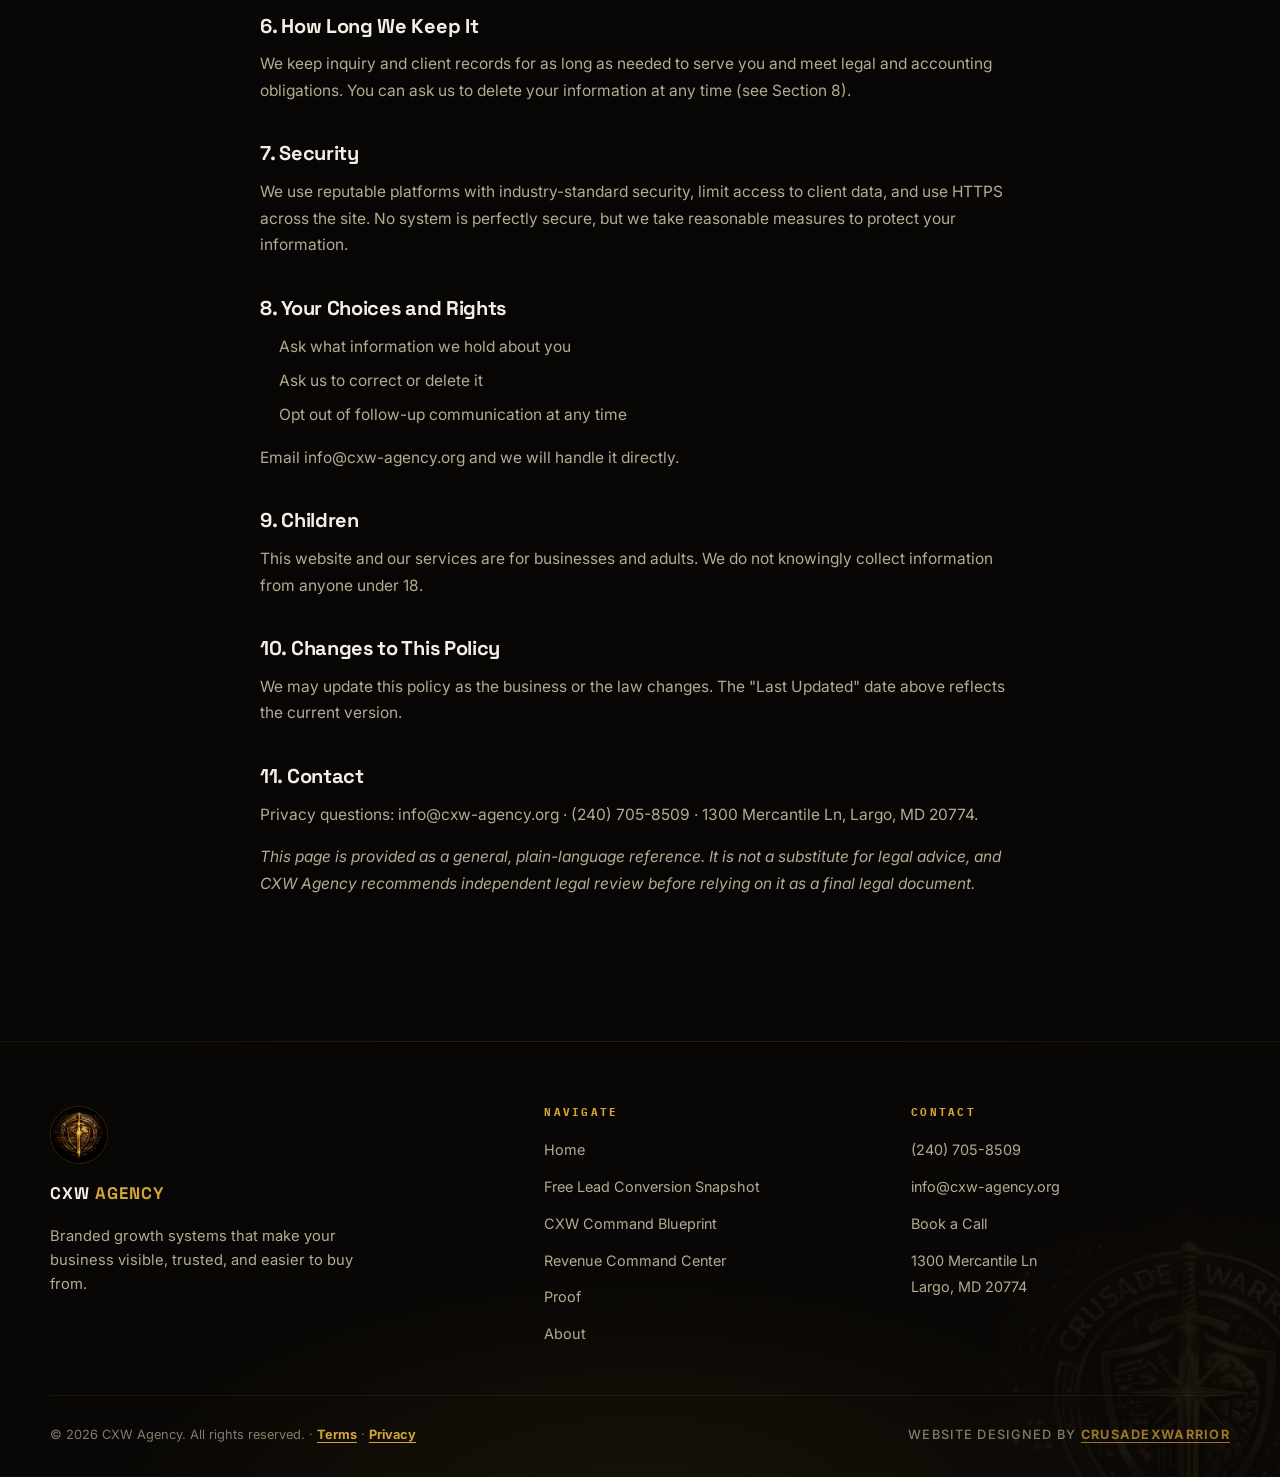
<file: privacy.html>
<!DOCTYPE html>
<html lang="en">
<head>
  <meta charset="UTF-8">
  <meta name="viewport" content="width=device-width, initial-scale=1.0">
  <title>Privacy Policy | CXW Agency</title>
  <meta name="description" content="Privacy policy for CXW Agency — how we collect, use, and protect your information.">
  <meta name="robots" content="noindex, follow">
  <meta name="theme-color" content="#070605">
  <link rel="canonical" href="https://cxw-agency.org/privacy">
  <link rel="icon" type="image/png" href="/assets/logo.png">

  <link rel="preconnect" href="https://fonts.googleapis.com">
  <link rel="preconnect" href="https://fonts.gstatic.com" crossorigin>
  <link href="https://fonts.googleapis.com/css2?family=Space+Grotesk:wght@500;600;700&family=Playfair+Display:ital,wght@0,700;0,900;1,700;1,900&family=Inter:wght@400;500;600&family=IBM+Plex+Mono:wght@400;500&display=swap" rel="stylesheet">

  <link rel="stylesheet" href="/css/variables.css">
  <link rel="stylesheet" href="/css/base.css">
  <link rel="stylesheet" href="/css/layout.css">
  <link rel="stylesheet" href="/css/components.css">
</head>
<body id="home">

  <div class="atmosphere" aria-hidden="true"><span></span><span></span><span></span></div>

  <header class="header" id="site-header">
    <div class="container header__inner">
      <a href="/" class="header__brand" aria-label="CXW Agency home">
        <img src="/assets/logo.png" alt="CXW Agency emblem" class="header__logo" width="46" height="46">
        <span class="header__wordmark">CXW <span>AGENCY</span></span>
      </a>
      <nav class="nav" aria-label="Primary">
        <a href="/#what-we-build" class="nav__link">What We Build</a>
        <a href="/ai-growth-audit" class="nav__link">Lead Conversion Snapshot</a>
        <a href="/command-blueprint" class="nav__link">Command Blueprint</a>
        <a href="/revenue-command-center" class="nav__link">Command Center</a>
        <a href="/#proof" class="nav__link">Proof</a>
        <a href="/#about" class="nav__link">About</a>
      </nav>
      <a href="https://api.leadconnectorhq.com/widget/bookings/samuel-davenport-personal-calendar-hyjkpv2bm" target="_blank" rel="noopener noreferrer" data-booking="audit" class="btn btn--gold btn--sm header__cta">Build My Brand System</a>
      <button class="nav-toggle" id="nav-toggle" aria-label="Open menu" aria-expanded="false" aria-controls="mobile-nav">
        <span class="nav-toggle__bar"></span>
        <span class="nav-toggle__bar"></span>
        <span class="nav-toggle__bar"></span>
      </button>
    </div>
  </header>

  <nav class="mobile-nav" id="mobile-nav" aria-label="Mobile">
    <a href="/" class="mobile-nav__link">Home</a>
    <a href="/#what-we-build" class="mobile-nav__link">What We Build</a>
    <a href="/ai-growth-audit" class="mobile-nav__link">Lead Conversion Snapshot</a>
    <a href="/command-blueprint" class="mobile-nav__link">Command Blueprint</a>
    <a href="/revenue-command-center" class="mobile-nav__link">Command Center</a>
    <a href="/#about" class="mobile-nav__link">About</a>
    <a href="https://api.leadconnectorhq.com/widget/bookings/samuel-davenport-personal-calendar-hyjkpv2bm" target="_blank" rel="noopener noreferrer" data-booking="audit" class="btn btn--gold">Book My Free Snapshot</a>
  </nav>

  <main>

    <section class="page-hero">
      <div class="grid-bg" aria-hidden="true"></div>
      <div class="container page-hero__inner">
        <span class="eyebrow">Legal</span>
        <h1 class="page-hero__title">Privacy <em>Policy</em>.</h1>
        <p class="page-hero__sub">What we collect, why we collect it, and how we handle your information. Plain language, no games.</p>
      </div>
    </section>

    <section>
      <div class="container legal">
        <p class="legal__updated">LAST UPDATED: JULY 6, 2026</p>

        <h2>1. Who We Are</h2>
        <p>CXW Agency ("CXW," "we," "us") is operated by Samuel Davenport III in Largo, Maryland. This policy covers information collected through cxw-agency.org and through our services. Contact: <a href="mailto:info@cxw-agency.org">info@cxw-agency.org</a> &middot; <a href="tel:+12407058509">(240) 705-8509</a>.</p>

        <h2>2. What We Collect</h2>
        <ul>
          <li><strong>Information you give us directly</strong> — when you fill out the Lead Conversion Snapshot form or book a call, we collect what you enter: name, business name, email, phone number, website or social links, and anything you write about your business.</li>
          <li><strong>Booking information</strong> — appointments are scheduled through our CRM platform (GoHighLevel / LeadConnector), which records your name, contact details, and selected time.</li>
          <li><strong>Basic technical data</strong> — our hosting provider (Cloudflare) may log standard technical information such as IP address and browser type to serve and secure the site. We do not run advertising trackers on this website.</li>
        </ul>

        <h2>3. How We Use It</h2>
        <ul>
          <li>To respond to your inquiry and prepare for your call</li>
          <li>To deliver the services you engage us for</li>
          <li>To follow up about your Snapshot, project, or related services you asked about</li>
          <li>To operate, secure, and improve the website</li>
        </ul>
        <p>We do not sell your personal information. We do not share it with third parties for their own marketing.</p>

        <h2>4. Where Your Data Lives</h2>
        <p>Form submissions are delivered to our business email via our form provider. Booking and client records live in our CRM (GoHighLevel / LeadConnector). The website is hosted on Cloudflare. Each of these providers has its own privacy policy governing their infrastructure.</p>

        <h2>5. Text Messages and Email</h2>
        <p>If you give us your phone number or email, we may contact you about your inquiry or project. If you opt into reminders or follow-up messages, you can opt out anytime — reply STOP to texts or use the unsubscribe link in emails, or just tell us.</p>

        <h2>6. How Long We Keep It</h2>
        <p>We keep inquiry and client records for as long as needed to serve you and meet legal and accounting obligations. You can ask us to delete your information at any time (see Section 8).</p>

        <h2>7. Security</h2>
        <p>We use reputable platforms with industry-standard security, limit access to client data, and use HTTPS across the site. No system is perfectly secure, but we take reasonable measures to protect your information.</p>

        <h2>8. Your Choices and Rights</h2>
        <ul>
          <li>Ask what information we hold about you</li>
          <li>Ask us to correct or delete it</li>
          <li>Opt out of follow-up communication at any time</li>
        </ul>
        <p>Email <a href="mailto:info@cxw-agency.org">info@cxw-agency.org</a> and we will handle it directly.</p>

        <h2>9. Children</h2>
        <p>This website and our services are for businesses and adults. We do not knowingly collect information from anyone under 18.</p>

        <h2>10. Changes to This Policy</h2>
        <p>We may update this policy as the business or the law changes. The "Last Updated" date above reflects the current version.</p>

        <h2>11. Contact</h2>
        <p>Privacy questions: <a href="mailto:info@cxw-agency.org">info@cxw-agency.org</a> &middot; <a href="tel:+12407058509">(240) 705-8509</a> &middot; 1300 Mercantile Ln, Largo, MD 20774.</p>

        <p><em>This page is provided as a general, plain-language reference. It is not a substitute for legal advice, and CXW Agency recommends independent legal review before relying on it as a final legal document.</em></p>
      </div>
    </section>

  </main>

  <!-- ============ FOOTER ============ -->
  <footer class="footer">
    <img src="/assets/logo.png" alt="" class="footer__watermark" aria-hidden="true">
    <div class="container">
      <div class="footer__grid">
        <div class="footer__brand-block">
          <img src="/assets/logo.png" alt="CXW Agency emblem" class="footer__logo" width="58" height="58">
          <span class="header__wordmark">CXW <span>AGENCY</span></span>
          <p class="footer__tagline">Branded growth systems that make your business visible, trusted, and easier to buy from.</p>
        </div>

        <div>
          <h4 class="footer__heading">Navigate</h4>
          <ul class="footer__list">
            <li><a href="/" class="footer__link">Home</a></li>
            <li><a href="/ai-growth-audit" class="footer__link">Free Lead Conversion Snapshot</a></li>
            <li><a href="/command-blueprint" class="footer__link">CXW Command Blueprint</a></li>
            <li><a href="/revenue-command-center" class="footer__link">Revenue Command Center</a></li>
            <li><a href="/#proof" class="footer__link">Proof</a></li>
            <li><a href="/#about" class="footer__link">About</a></li>
          </ul>
        </div>

        <div>
          <h4 class="footer__heading">Contact</h4>
          <ul class="footer__list">
            <li><a href="tel:+12407058509" class="footer__link">(240) 705-8509</a></li>
            <li><a href="mailto:info@cxw-agency.org" class="footer__link">info@cxw-agency.org</a></li>
            <li><a href="https://api.leadconnectorhq.com/widget/bookings/samuel-davenport-personal-calendar-hyjkpv2bm" target="_blank" rel="noopener noreferrer" data-booking="audit" class="footer__link">Book a Call</a></li>
            <li><span class="footer__link">1300 Mercantile Ln<br>Largo, MD 20774</span></li>
          </ul>
        </div>
      </div>

      <div class="footer__bottom">
        <p class="footer__copyright">© 2026 CXW Agency. All rights reserved. &middot; <a href="/terms" class="footer__credit-link">Terms</a> &middot; <a href="/privacy" class="footer__credit-link">Privacy</a></p>
        <p class="footer__credit">
          Website designed by <a href="https://crusadexwarrior.com" target="_blank" rel="noopener noreferrer" class="footer__credit-link">CrusadeXWarrior</a>
        </p>
      </div>
    </div>
  </footer>

  <script src="/js/main.js"></script>
  <script src="https://widgets.leadconnectorhq.com/loader.js"
    data-resources-url="https://widgets.leadconnectorhq.com/chat-widget/loader.js"
    data-widget-id="6a7fc9c6e5c16f98495ee38c"
    data-source="WEB_USER">
  </script>
</body>
</html>
</file>
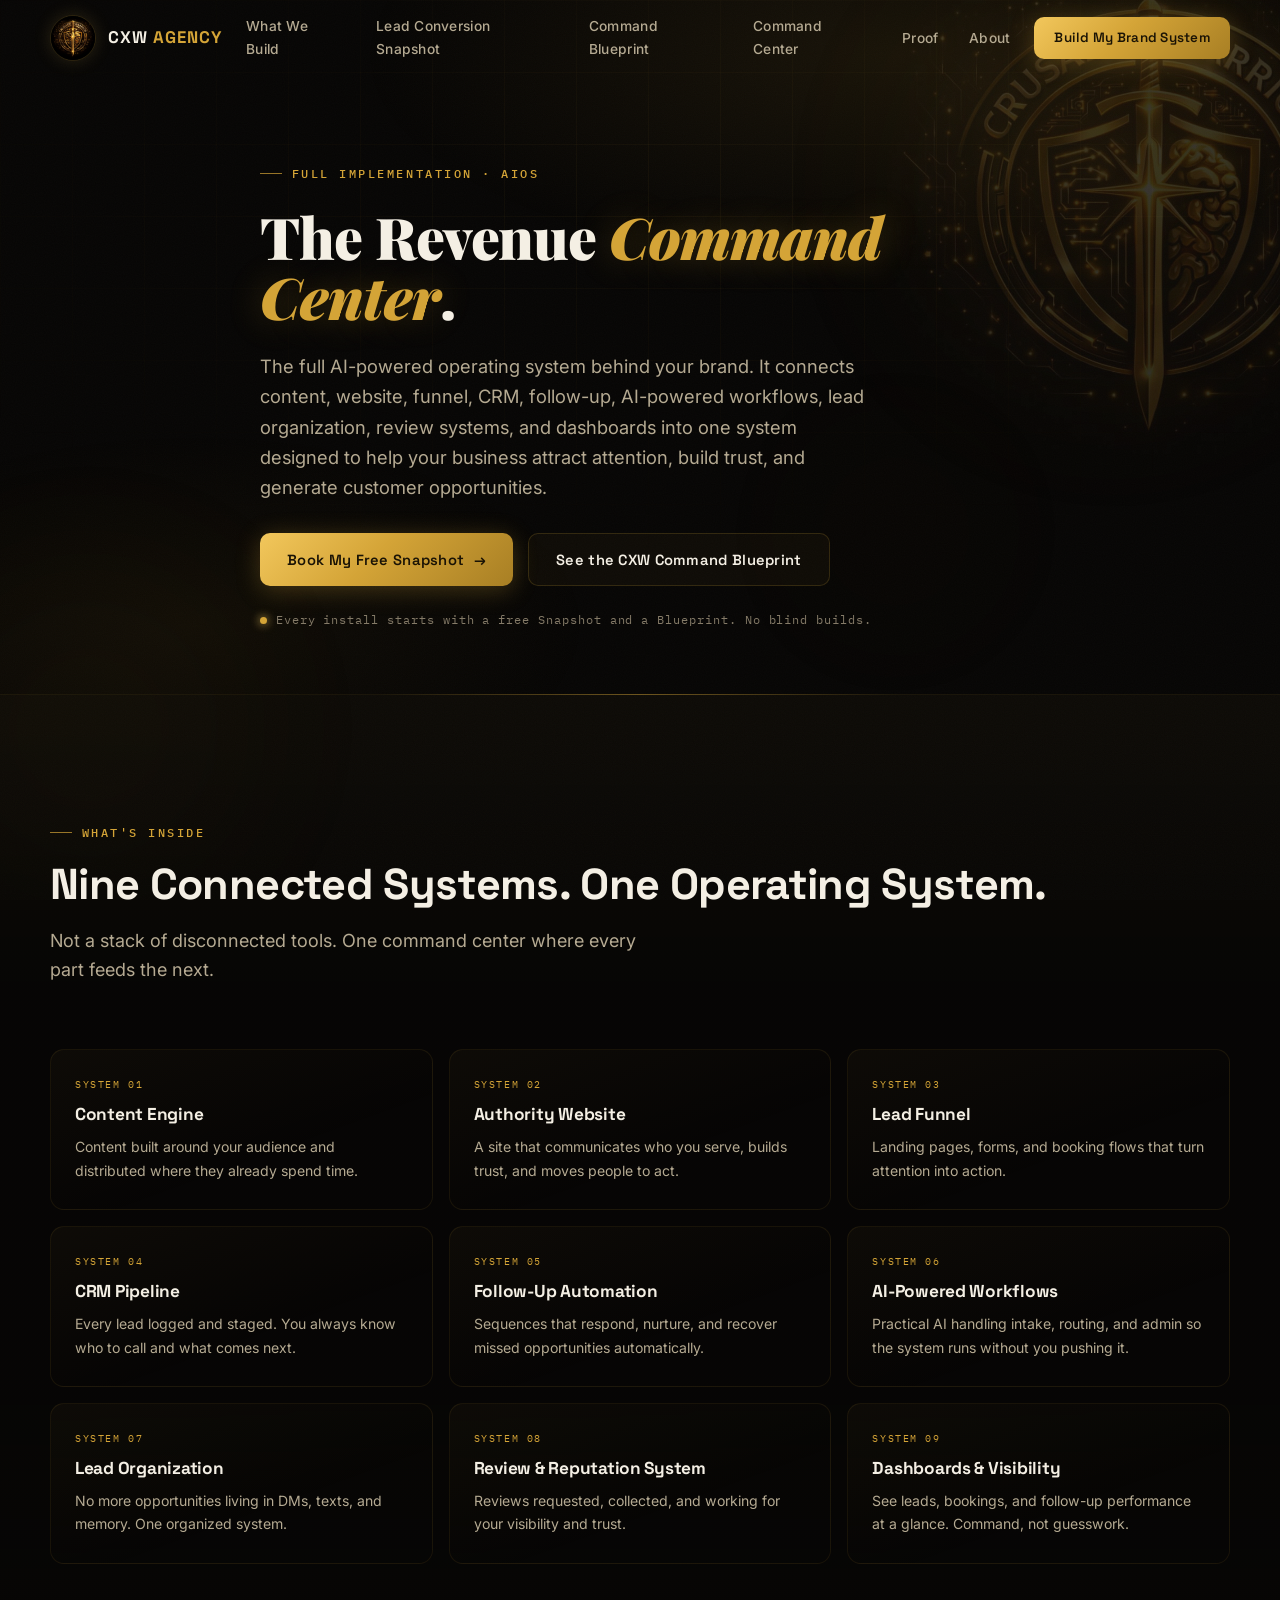
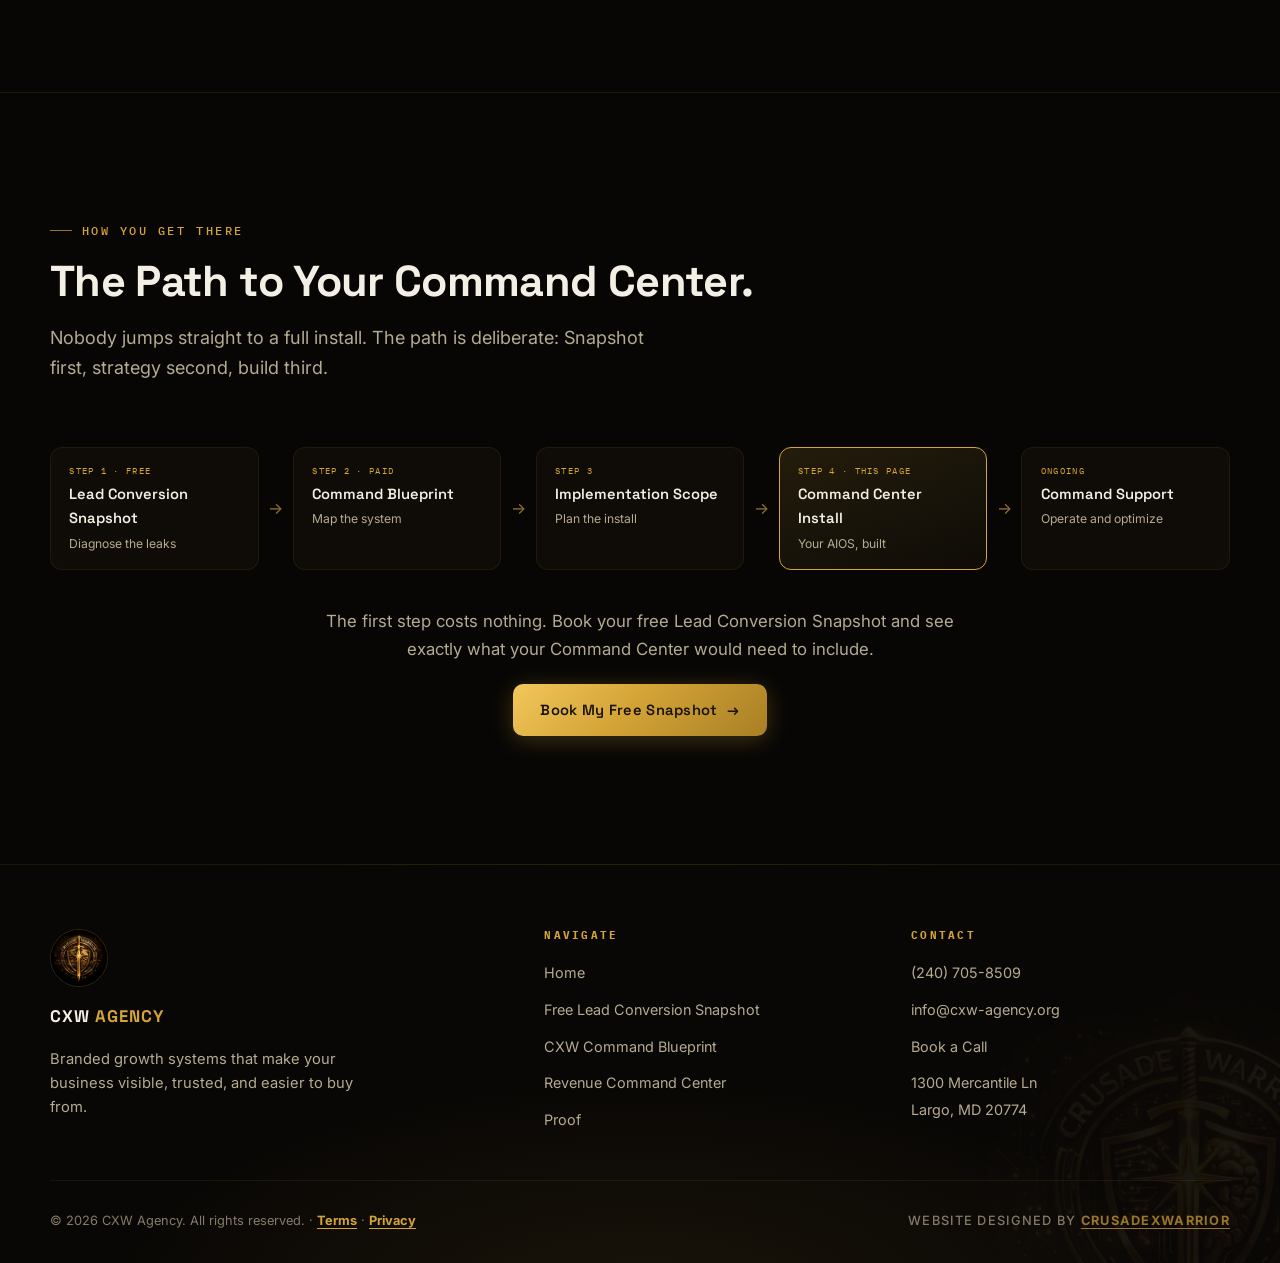
<file: revenue-command-center.html>
<!DOCTYPE html>
<html lang="en">
<head>
  <meta charset="UTF-8">
  <meta name="viewport" content="width=device-width, initial-scale=1.0">
  <title>The Revenue Command Center | CXW Agency</title>
  <meta name="description" content="The Revenue Command Center is the full AI-powered operating system behind your brand: content, website, funnel, CRM, follow-up, AI workflows, lead organization, review systems, and dashboards in one system.">
  <meta property="og:title" content="The Revenue Command Center | CXW Agency">
  <meta property="og:description" content="The full AIOS implementation: one connected operating system designed to attract attention, build trust, and generate customer opportunities.">
  <meta property="og:type" content="website">
  <meta property="og:url" content="https://cxw-agency.org/revenue-command-center">
  <meta property="og:image" content="https://cxw-agency.org/assets/logo.png">
  <meta name="theme-color" content="#070605">
  <link rel="canonical" href="https://cxw-agency.org/revenue-command-center">
  <link rel="icon" type="image/png" href="/assets/logo.png">

  <link rel="preconnect" href="https://fonts.googleapis.com">
  <link rel="preconnect" href="https://fonts.gstatic.com" crossorigin>
  <link href="https://fonts.googleapis.com/css2?family=Space+Grotesk:wght@500;600;700&family=Playfair+Display:ital,wght@0,700;0,900;1,700;1,900&family=Inter:wght@400;500;600&family=IBM+Plex+Mono:wght@400;500&display=swap" rel="stylesheet">

  <link rel="stylesheet" href="/css/variables.css">
  <link rel="stylesheet" href="/css/base.css">
  <link rel="stylesheet" href="/css/layout.css">
  <link rel="stylesheet" href="/css/components.css">
</head>
<body id="home">

  <div class="atmosphere" aria-hidden="true"><span></span><span></span><span></span></div>

  <header class="header" id="site-header">
    <div class="container header__inner">
      <a href="/" class="header__brand" aria-label="CXW Agency home">
        <img src="/assets/logo.png" alt="CXW Agency emblem" class="header__logo" width="46" height="46">
        <span class="header__wordmark">CXW <span>AGENCY</span></span>
      </a>
      <nav class="nav" aria-label="Primary">
        <a href="/#what-we-build" class="nav__link">What We Build</a>
        <a href="/ai-growth-audit" class="nav__link">Lead Conversion Snapshot</a>
        <a href="/command-blueprint" class="nav__link">Command Blueprint</a>
        <a href="/revenue-command-center" class="nav__link">Command Center</a>
        <a href="/#proof" class="nav__link">Proof</a>
        <a href="/#about" class="nav__link">About</a>
      </nav>
      <a href="https://api.leadconnectorhq.com/widget/bookings/samuel-davenport-personal-calendar-hyjkpv2bm" target="_blank" rel="noopener noreferrer" data-booking="audit" class="btn btn--gold btn--sm header__cta">Build My Brand System</a>
      <button class="nav-toggle" id="nav-toggle" aria-label="Open menu" aria-expanded="false" aria-controls="mobile-nav">
        <span class="nav-toggle__bar"></span>
        <span class="nav-toggle__bar"></span>
        <span class="nav-toggle__bar"></span>
      </button>
    </div>
  </header>

  <nav class="mobile-nav" id="mobile-nav" aria-label="Mobile">
    <a href="/" class="mobile-nav__link">Home</a>
    <a href="/#what-we-build" class="mobile-nav__link">What We Build</a>
    <a href="/ai-growth-audit" class="mobile-nav__link">Lead Conversion Snapshot</a>
    <a href="/command-blueprint" class="mobile-nav__link">Command Blueprint</a>
    <a href="/revenue-command-center" class="mobile-nav__link">Command Center</a>
    <a href="/#about" class="mobile-nav__link">About</a>
    <a href="https://api.leadconnectorhq.com/widget/bookings/samuel-davenport-personal-calendar-hyjkpv2bm" target="_blank" rel="noopener noreferrer" data-booking="audit" class="btn btn--gold">Book My Free Snapshot</a>
  </nav>

  <main>

    <!-- HERO -->
    <section class="page-hero">
      <div class="grid-bg" aria-hidden="true"></div>
      <img src="/assets/logo.png" alt="" class="hero__watermark" aria-hidden="true">
      <div class="container page-hero__inner">
        <span class="eyebrow">Full Implementation &middot; AIOS</span>
        <h1 class="page-hero__title">The Revenue <em>Command Center</em>.</h1>
        <p class="page-hero__sub">The full AI-powered operating system behind your brand. It connects content, website, funnel, CRM, follow-up, AI-powered workflows, lead organization, review systems, and dashboards into one system designed to help your business attract attention, build trust, and generate customer opportunities.</p>
        <div class="hero__ctas">
          <a href="https://api.leadconnectorhq.com/widget/bookings/samuel-davenport-personal-calendar-hyjkpv2bm" target="_blank" rel="noopener noreferrer" data-booking="audit" class="btn btn--gold">Book My Free Snapshot <span class="btn__arrow">→</span></a>
          <a href="/command-blueprint" class="btn btn--ghost">See the CXW Command Blueprint</a>
        </div>
        <p class="hero__note">Every install starts with a free Snapshot and a Blueprint. No blind builds.</p>
      </div>
    </section>

    <!-- WHAT'S INSIDE -->
    <section class="section--raised" id="whats-inside">
      <div class="container">
        <div class="section-head reveal">
          <span class="eyebrow">What's Inside</span>
          <h2>Nine Connected Systems. One Operating System.</h2>
          <p class="section-sub">Not a stack of disconnected tools. One command center where every part feeds the next.</p>
        </div>
        <div class="audience">
          <div class="audience-card reveal">
            <span class="audience-card__tag">System 01</span>
            <h3 class="audience-card__title">Content Engine</h3>
            <p class="audience-card__desc">Content built around your audience and distributed where they already spend time.</p>
          </div>
          <div class="audience-card reveal">
            <span class="audience-card__tag">System 02</span>
            <h3 class="audience-card__title">Authority Website</h3>
            <p class="audience-card__desc">A site that communicates who you serve, builds trust, and moves people to act.</p>
          </div>
          <div class="audience-card reveal">
            <span class="audience-card__tag">System 03</span>
            <h3 class="audience-card__title">Lead Funnel</h3>
            <p class="audience-card__desc">Landing pages, forms, and booking flows that turn attention into action.</p>
          </div>
          <div class="audience-card reveal">
            <span class="audience-card__tag">System 04</span>
            <h3 class="audience-card__title">CRM Pipeline</h3>
            <p class="audience-card__desc">Every lead logged and staged. You always know who to call and what comes next.</p>
          </div>
          <div class="audience-card reveal">
            <span class="audience-card__tag">System 05</span>
            <h3 class="audience-card__title">Follow-Up Automation</h3>
            <p class="audience-card__desc">Sequences that respond, nurture, and recover missed opportunities automatically.</p>
          </div>
          <div class="audience-card reveal">
            <span class="audience-card__tag">System 06</span>
            <h3 class="audience-card__title">AI-Powered Workflows</h3>
            <p class="audience-card__desc">Practical AI handling intake, routing, and admin so the system runs without you pushing it.</p>
          </div>
          <div class="audience-card reveal">
            <span class="audience-card__tag">System 07</span>
            <h3 class="audience-card__title">Lead Organization</h3>
            <p class="audience-card__desc">No more opportunities living in DMs, texts, and memory. One organized system.</p>
          </div>
          <div class="audience-card reveal">
            <span class="audience-card__tag">System 08</span>
            <h3 class="audience-card__title">Review &amp; Reputation System</h3>
            <p class="audience-card__desc">Reviews requested, collected, and working for your visibility and trust.</p>
          </div>
          <div class="audience-card reveal">
            <span class="audience-card__tag">System 09</span>
            <h3 class="audience-card__title">Dashboards &amp; Visibility</h3>
            <p class="audience-card__desc">See leads, bookings, and follow-up performance at a glance. Command, not guesswork.</p>
          </div>
        </div>
      </div>
    </section>

    <!-- HOW YOU GET THERE -->
    <section id="path">
      <div class="container">
        <div class="section-head reveal">
          <span class="eyebrow">How You Get There</span>
          <h2>The Path to Your Command Center.</h2>
          <p class="section-sub">Nobody jumps straight to a full install. The path is deliberate: Snapshot first, strategy second, build third.</p>
        </div>
        <div class="flow reveal">
          <div class="flow__node">
            <span class="flow__label">Step 1 &middot; Free</span>
            <span class="flow__title">Lead Conversion Snapshot</span>
            <span class="flow__desc">Diagnose the leaks</span>
          </div>
          <span class="flow__arrow" aria-hidden="true">→</span>
          <div class="flow__node">
            <span class="flow__label">Step 2 &middot; Paid</span>
            <span class="flow__title">Command Blueprint</span>
            <span class="flow__desc">Map the system</span>
          </div>
          <span class="flow__arrow" aria-hidden="true">→</span>
          <div class="flow__node">
            <span class="flow__label">Step 3</span>
            <span class="flow__title">Implementation Scope</span>
            <span class="flow__desc">Plan the install</span>
          </div>
          <span class="flow__arrow" aria-hidden="true">→</span>
          <div class="flow__node flow__node--end">
            <span class="flow__label">Step 4 &middot; This Page</span>
            <span class="flow__title">Command Center Install</span>
            <span class="flow__desc">Your AIOS, built</span>
          </div>
          <span class="flow__arrow" aria-hidden="true">→</span>
          <div class="flow__node">
            <span class="flow__label">Ongoing</span>
            <span class="flow__title">Command Support</span>
            <span class="flow__desc">Operate and optimize</span>
          </div>
        </div>
        <div class="offer-callout reveal">
          <p>The first step costs nothing. Book your free Lead Conversion Snapshot and see exactly what your Command Center would need to include.</p>
          <a href="https://api.leadconnectorhq.com/widget/bookings/samuel-davenport-personal-calendar-hyjkpv2bm" target="_blank" rel="noopener noreferrer" data-booking="audit" class="btn btn--gold">Book My Free Snapshot <span class="btn__arrow">→</span></a>
        </div>
      </div>
    </section>

  </main>

  <footer class="footer">
    <img src="/assets/logo.png" alt="" class="footer__watermark" aria-hidden="true">
    <div class="container">
      <div class="footer__grid">
        <div class="footer__brand-block">
          <img src="/assets/logo.png" alt="CXW Agency emblem" class="footer__logo" width="58" height="58">
          <span class="header__wordmark">CXW <span>AGENCY</span></span>
          <p class="footer__tagline">Branded growth systems that make your business visible, trusted, and easier to buy from.</p>
        </div>
        <div>
          <h4 class="footer__heading">Navigate</h4>
          <ul class="footer__list">
            <li><a href="/" class="footer__link">Home</a></li>
            <li><a href="/ai-growth-audit" class="footer__link">Free Lead Conversion Snapshot</a></li>
            <li><a href="/command-blueprint" class="footer__link">CXW Command Blueprint</a></li>
            <li><a href="/revenue-command-center" class="footer__link">Revenue Command Center</a></li>
            <li><a href="/#proof" class="footer__link">Proof</a></li>
          </ul>
        </div>
        <div>
          <h4 class="footer__heading">Contact</h4>
          <ul class="footer__list">
            <li><a href="tel:+12407058509" class="footer__link">(240) 705-8509</a></li>
            <li><a href="mailto:info@cxw-agency.org" class="footer__link">info@cxw-agency.org</a></li>
            <li><a href="https://api.leadconnectorhq.com/widget/bookings/samuel-davenport-personal-calendar-hyjkpv2bm" target="_blank" rel="noopener noreferrer" data-booking="audit" class="footer__link">Book a Call</a></li>
            <li><span class="footer__link">1300 Mercantile Ln<br>Largo, MD 20774</span></li>
          </ul>
        </div>
      </div>
      <div class="footer__bottom">
        <p class="footer__copyright">© 2026 CXW Agency. All rights reserved. &middot; <a href="/terms" class="footer__credit-link">Terms</a> &middot; <a href="/privacy" class="footer__credit-link">Privacy</a></p>
        <p class="footer__credit">
          Website designed by <a href="https://crusadexwarrior.com" target="_blank" rel="noopener noreferrer" class="footer__credit-link">CrusadeXWarrior</a>
        </p>
      </div>
    </div>
  </footer>

  <script src="/js/main.js"></script>
  <script src="https://widgets.leadconnectorhq.com/loader.js"
    data-resources-url="https://widgets.leadconnectorhq.com/chat-widget/loader.js"
    data-widget-id="6a7fc9c6e5c16f98495ee38c"
    data-source="WEB_USER">
  </script>
</body>
</html>
</file>
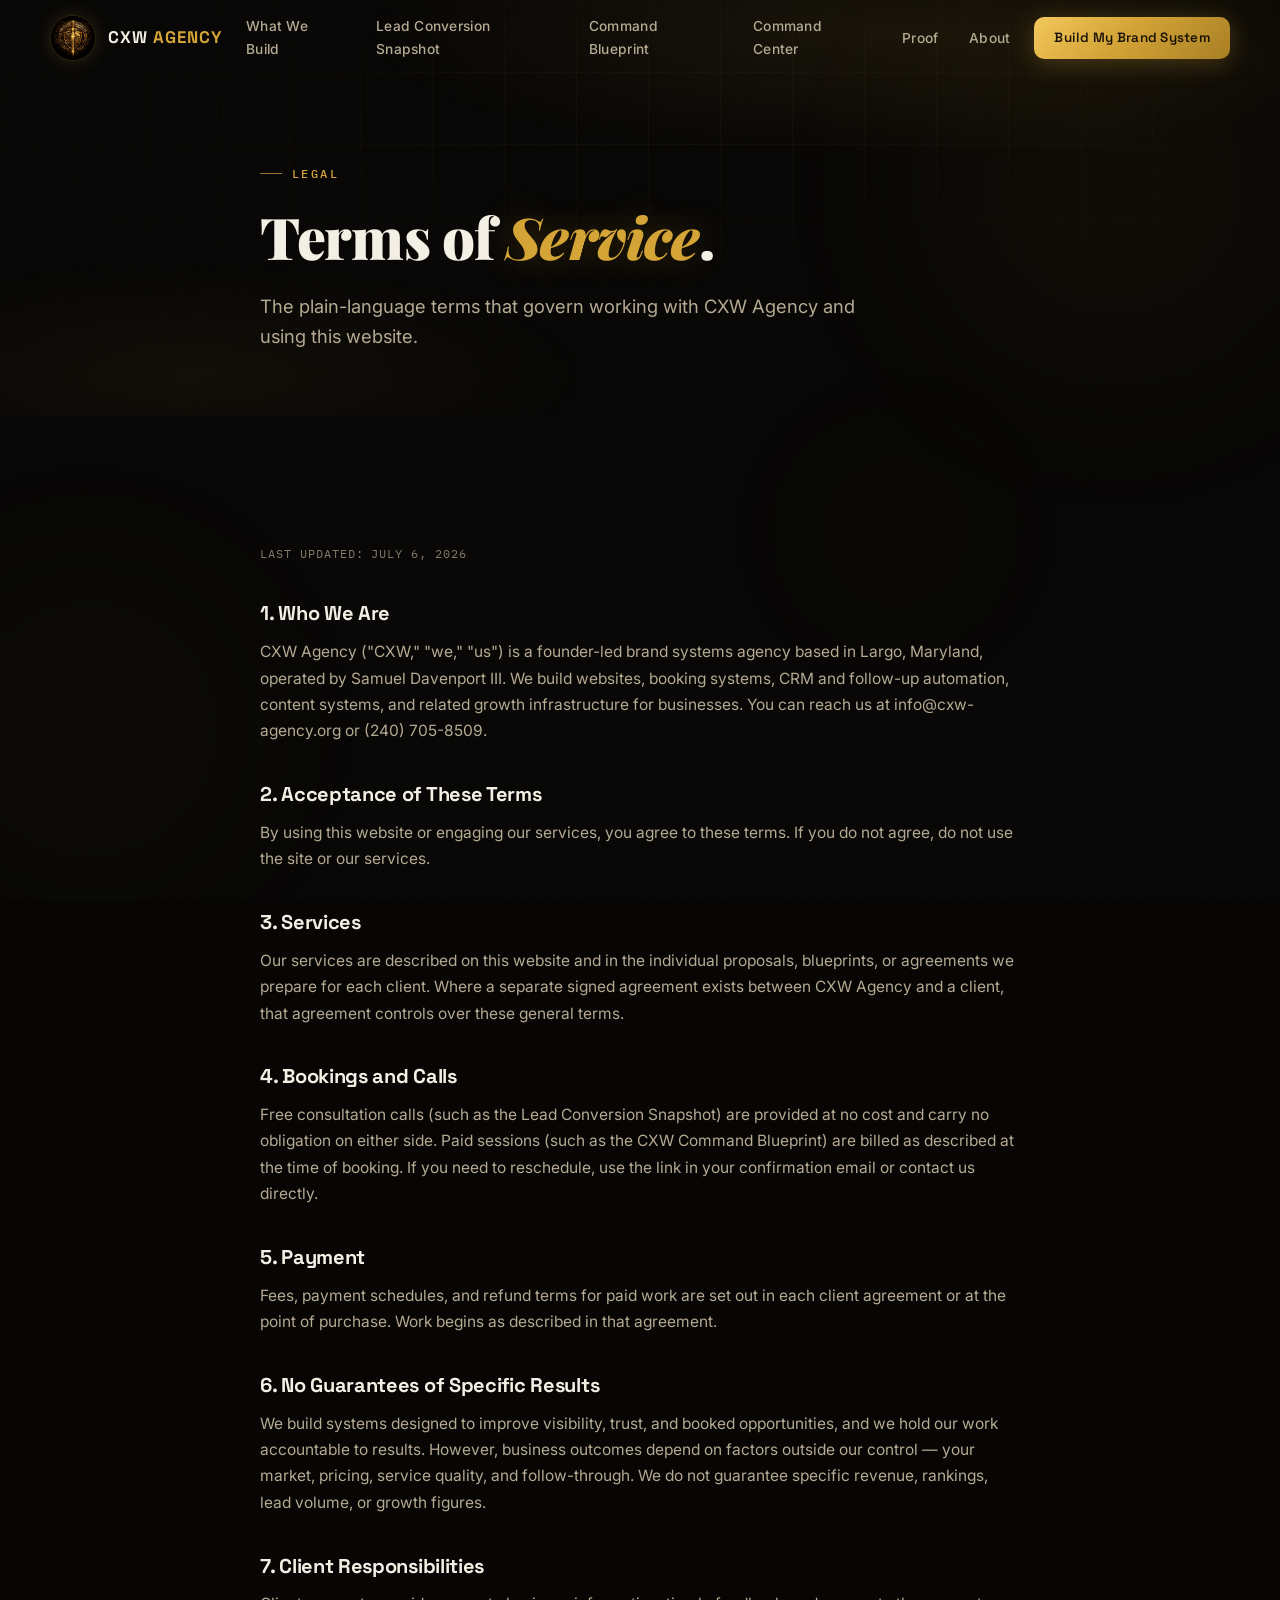
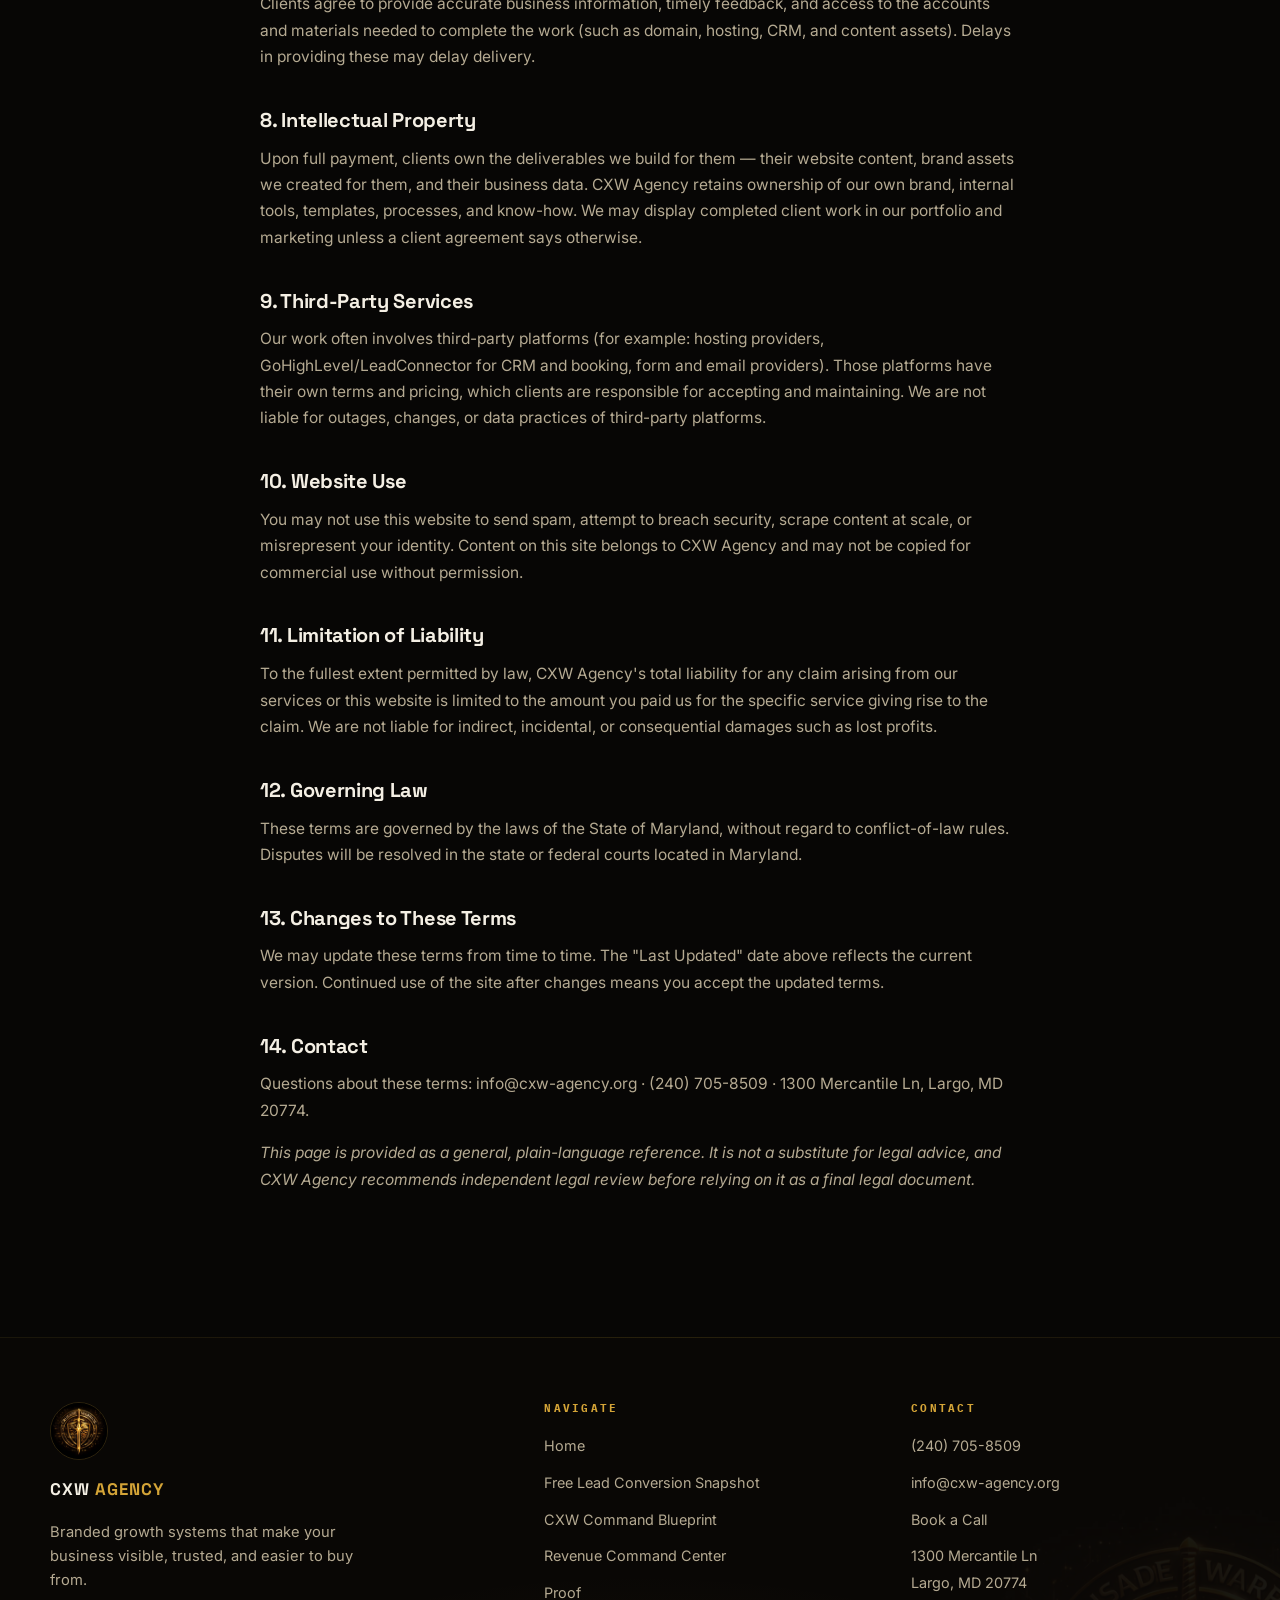
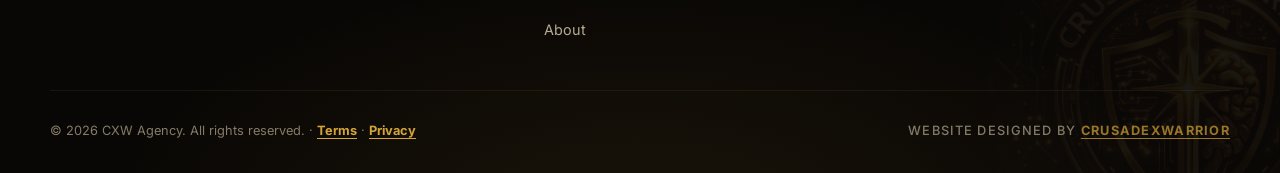
<file: terms.html>
<!DOCTYPE html>
<html lang="en">
<head>
  <meta charset="UTF-8">
  <meta name="viewport" content="width=device-width, initial-scale=1.0">
  <title>Terms of Service | CXW Agency</title>
  <meta name="description" content="Terms of service for CXW Agency — website, booking, CRM, and growth system services for local businesses in the DMV.">
  <meta name="robots" content="noindex, follow">
  <meta name="theme-color" content="#070605">
  <link rel="canonical" href="https://cxw-agency.org/terms">
  <link rel="icon" type="image/png" href="/assets/logo.png">

  <link rel="preconnect" href="https://fonts.googleapis.com">
  <link rel="preconnect" href="https://fonts.gstatic.com" crossorigin>
  <link href="https://fonts.googleapis.com/css2?family=Space+Grotesk:wght@500;600;700&family=Playfair+Display:ital,wght@0,700;0,900;1,700;1,900&family=Inter:wght@400;500;600&family=IBM+Plex+Mono:wght@400;500&display=swap" rel="stylesheet">

  <link rel="stylesheet" href="/css/variables.css">
  <link rel="stylesheet" href="/css/base.css">
  <link rel="stylesheet" href="/css/layout.css">
  <link rel="stylesheet" href="/css/components.css">
</head>
<body id="home">

  <div class="atmosphere" aria-hidden="true"><span></span><span></span><span></span></div>

  <header class="header" id="site-header">
    <div class="container header__inner">
      <a href="/" class="header__brand" aria-label="CXW Agency home">
        <img src="/assets/logo.png" alt="CXW Agency emblem" class="header__logo" width="46" height="46">
        <span class="header__wordmark">CXW <span>AGENCY</span></span>
      </a>
      <nav class="nav" aria-label="Primary">
        <a href="/#what-we-build" class="nav__link">What We Build</a>
        <a href="/ai-growth-audit" class="nav__link">Lead Conversion Snapshot</a>
        <a href="/command-blueprint" class="nav__link">Command Blueprint</a>
        <a href="/revenue-command-center" class="nav__link">Command Center</a>
        <a href="/#proof" class="nav__link">Proof</a>
        <a href="/#about" class="nav__link">About</a>
      </nav>
      <a href="https://api.leadconnectorhq.com/widget/bookings/samuel-davenport-personal-calendar-hyjkpv2bm" target="_blank" rel="noopener noreferrer" data-booking="audit" class="btn btn--gold btn--sm header__cta">Build My Brand System</a>
      <button class="nav-toggle" id="nav-toggle" aria-label="Open menu" aria-expanded="false" aria-controls="mobile-nav">
        <span class="nav-toggle__bar"></span>
        <span class="nav-toggle__bar"></span>
        <span class="nav-toggle__bar"></span>
      </button>
    </div>
  </header>

  <nav class="mobile-nav" id="mobile-nav" aria-label="Mobile">
    <a href="/" class="mobile-nav__link">Home</a>
    <a href="/#what-we-build" class="mobile-nav__link">What We Build</a>
    <a href="/ai-growth-audit" class="mobile-nav__link">Lead Conversion Snapshot</a>
    <a href="/command-blueprint" class="mobile-nav__link">Command Blueprint</a>
    <a href="/revenue-command-center" class="mobile-nav__link">Command Center</a>
    <a href="/#about" class="mobile-nav__link">About</a>
    <a href="https://api.leadconnectorhq.com/widget/bookings/samuel-davenport-personal-calendar-hyjkpv2bm" target="_blank" rel="noopener noreferrer" data-booking="audit" class="btn btn--gold">Book My Free Snapshot</a>
  </nav>

  <main>

    <section class="page-hero">
      <div class="grid-bg" aria-hidden="true"></div>
      <div class="container page-hero__inner">
        <span class="eyebrow">Legal</span>
        <h1 class="page-hero__title">Terms of <em>Service</em>.</h1>
        <p class="page-hero__sub">The plain-language terms that govern working with CXW Agency and using this website.</p>
      </div>
    </section>

    <section>
      <div class="container legal">
        <p class="legal__updated">LAST UPDATED: JULY 6, 2026</p>

        <h2>1. Who We Are</h2>
        <p>CXW Agency ("CXW," "we," "us") is a founder-led brand systems agency based in Largo, Maryland, operated by Samuel Davenport III. We build websites, booking systems, CRM and follow-up automation, content systems, and related growth infrastructure for businesses. You can reach us at <a href="mailto:info@cxw-agency.org">info@cxw-agency.org</a> or <a href="tel:+12407058509">(240) 705-8509</a>.</p>

        <h2>2. Acceptance of These Terms</h2>
        <p>By using this website or engaging our services, you agree to these terms. If you do not agree, do not use the site or our services.</p>

        <h2>3. Services</h2>
        <p>Our services are described on this website and in the individual proposals, blueprints, or agreements we prepare for each client. Where a separate signed agreement exists between CXW Agency and a client, that agreement controls over these general terms.</p>

        <h2>4. Bookings and Calls</h2>
        <p>Free consultation calls (such as the Lead Conversion Snapshot) are provided at no cost and carry no obligation on either side. Paid sessions (such as the CXW Command Blueprint) are billed as described at the time of booking. If you need to reschedule, use the link in your confirmation email or contact us directly.</p>

        <h2>5. Payment</h2>
        <p>Fees, payment schedules, and refund terms for paid work are set out in each client agreement or at the point of purchase. Work begins as described in that agreement.</p>

        <h2>6. No Guarantees of Specific Results</h2>
        <p>We build systems designed to improve visibility, trust, and booked opportunities, and we hold our work accountable to results. However, business outcomes depend on factors outside our control — your market, pricing, service quality, and follow-through. We do not guarantee specific revenue, rankings, lead volume, or growth figures.</p>

        <h2>7. Client Responsibilities</h2>
        <p>Clients agree to provide accurate business information, timely feedback, and access to the accounts and materials needed to complete the work (such as domain, hosting, CRM, and content assets). Delays in providing these may delay delivery.</p>

        <h2>8. Intellectual Property</h2>
        <p>Upon full payment, clients own the deliverables we build for them — their website content, brand assets we created for them, and their business data. CXW Agency retains ownership of our own brand, internal tools, templates, processes, and know-how. We may display completed client work in our portfolio and marketing unless a client agreement says otherwise.</p>

        <h2>9. Third-Party Services</h2>
        <p>Our work often involves third-party platforms (for example: hosting providers, GoHighLevel/LeadConnector for CRM and booking, form and email providers). Those platforms have their own terms and pricing, which clients are responsible for accepting and maintaining. We are not liable for outages, changes, or data practices of third-party platforms.</p>

        <h2>10. Website Use</h2>
        <p>You may not use this website to send spam, attempt to breach security, scrape content at scale, or misrepresent your identity. Content on this site belongs to CXW Agency and may not be copied for commercial use without permission.</p>

        <h2>11. Limitation of Liability</h2>
        <p>To the fullest extent permitted by law, CXW Agency's total liability for any claim arising from our services or this website is limited to the amount you paid us for the specific service giving rise to the claim. We are not liable for indirect, incidental, or consequential damages such as lost profits.</p>

        <h2>12. Governing Law</h2>
        <p>These terms are governed by the laws of the State of Maryland, without regard to conflict-of-law rules. Disputes will be resolved in the state or federal courts located in Maryland.</p>

        <h2>13. Changes to These Terms</h2>
        <p>We may update these terms from time to time. The "Last Updated" date above reflects the current version. Continued use of the site after changes means you accept the updated terms.</p>

        <h2>14. Contact</h2>
        <p>Questions about these terms: <a href="mailto:info@cxw-agency.org">info@cxw-agency.org</a> &middot; <a href="tel:+12407058509">(240) 705-8509</a> &middot; 1300 Mercantile Ln, Largo, MD 20774.</p>

        <p><em>This page is provided as a general, plain-language reference. It is not a substitute for legal advice, and CXW Agency recommends independent legal review before relying on it as a final legal document.</em></p>
      </div>
    </section>

  </main>

  <!-- ============ FOOTER ============ -->
  <footer class="footer">
    <img src="/assets/logo.png" alt="" class="footer__watermark" aria-hidden="true">
    <div class="container">
      <div class="footer__grid">
        <div class="footer__brand-block">
          <img src="/assets/logo.png" alt="CXW Agency emblem" class="footer__logo" width="58" height="58">
          <span class="header__wordmark">CXW <span>AGENCY</span></span>
          <p class="footer__tagline">Branded growth systems that make your business visible, trusted, and easier to buy from.</p>
        </div>

        <div>
          <h4 class="footer__heading">Navigate</h4>
          <ul class="footer__list">
            <li><a href="/" class="footer__link">Home</a></li>
            <li><a href="/ai-growth-audit" class="footer__link">Free Lead Conversion Snapshot</a></li>
            <li><a href="/command-blueprint" class="footer__link">CXW Command Blueprint</a></li>
            <li><a href="/revenue-command-center" class="footer__link">Revenue Command Center</a></li>
            <li><a href="/#proof" class="footer__link">Proof</a></li>
            <li><a href="/#about" class="footer__link">About</a></li>
          </ul>
        </div>

        <div>
          <h4 class="footer__heading">Contact</h4>
          <ul class="footer__list">
            <li><a href="tel:+12407058509" class="footer__link">(240) 705-8509</a></li>
            <li><a href="mailto:info@cxw-agency.org" class="footer__link">info@cxw-agency.org</a></li>
            <li><a href="https://api.leadconnectorhq.com/widget/bookings/samuel-davenport-personal-calendar-hyjkpv2bm" target="_blank" rel="noopener noreferrer" data-booking="audit" class="footer__link">Book a Call</a></li>
            <li><span class="footer__link">1300 Mercantile Ln<br>Largo, MD 20774</span></li>
          </ul>
        </div>
      </div>

      <div class="footer__bottom">
        <p class="footer__copyright">© 2026 CXW Agency. All rights reserved. &middot; <a href="/terms" class="footer__credit-link">Terms</a> &middot; <a href="/privacy" class="footer__credit-link">Privacy</a></p>
        <p class="footer__credit">
          Website designed by <a href="https://crusadexwarrior.com" target="_blank" rel="noopener noreferrer" class="footer__credit-link">CrusadeXWarrior</a>
        </p>
      </div>
    </div>
  </footer>

  <script src="/js/main.js"></script>
  <script src="https://widgets.leadconnectorhq.com/loader.js"
    data-resources-url="https://widgets.leadconnectorhq.com/chat-widget/loader.js"
    data-widget-id="6a7fc9c6e5c16f98495ee38c"
    data-source="WEB_USER">
  </script>
</body>
</html>
</file>
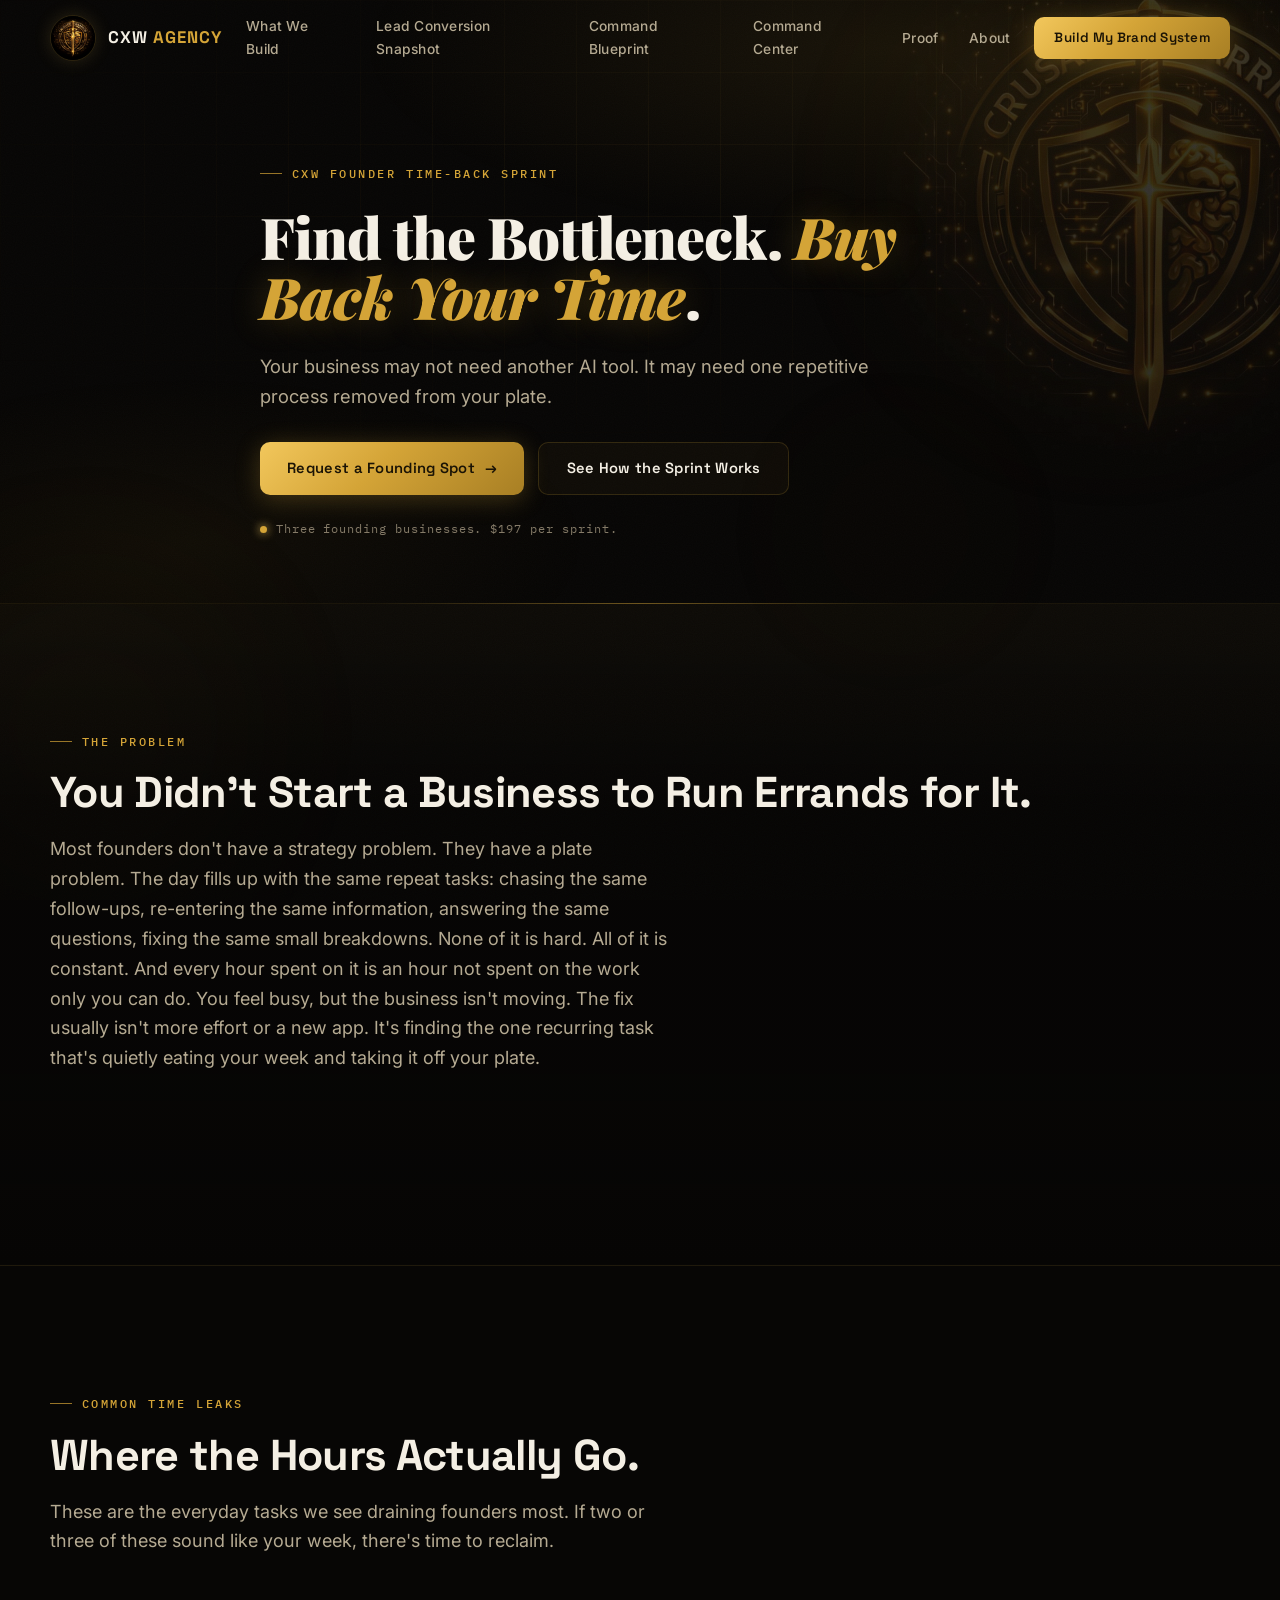
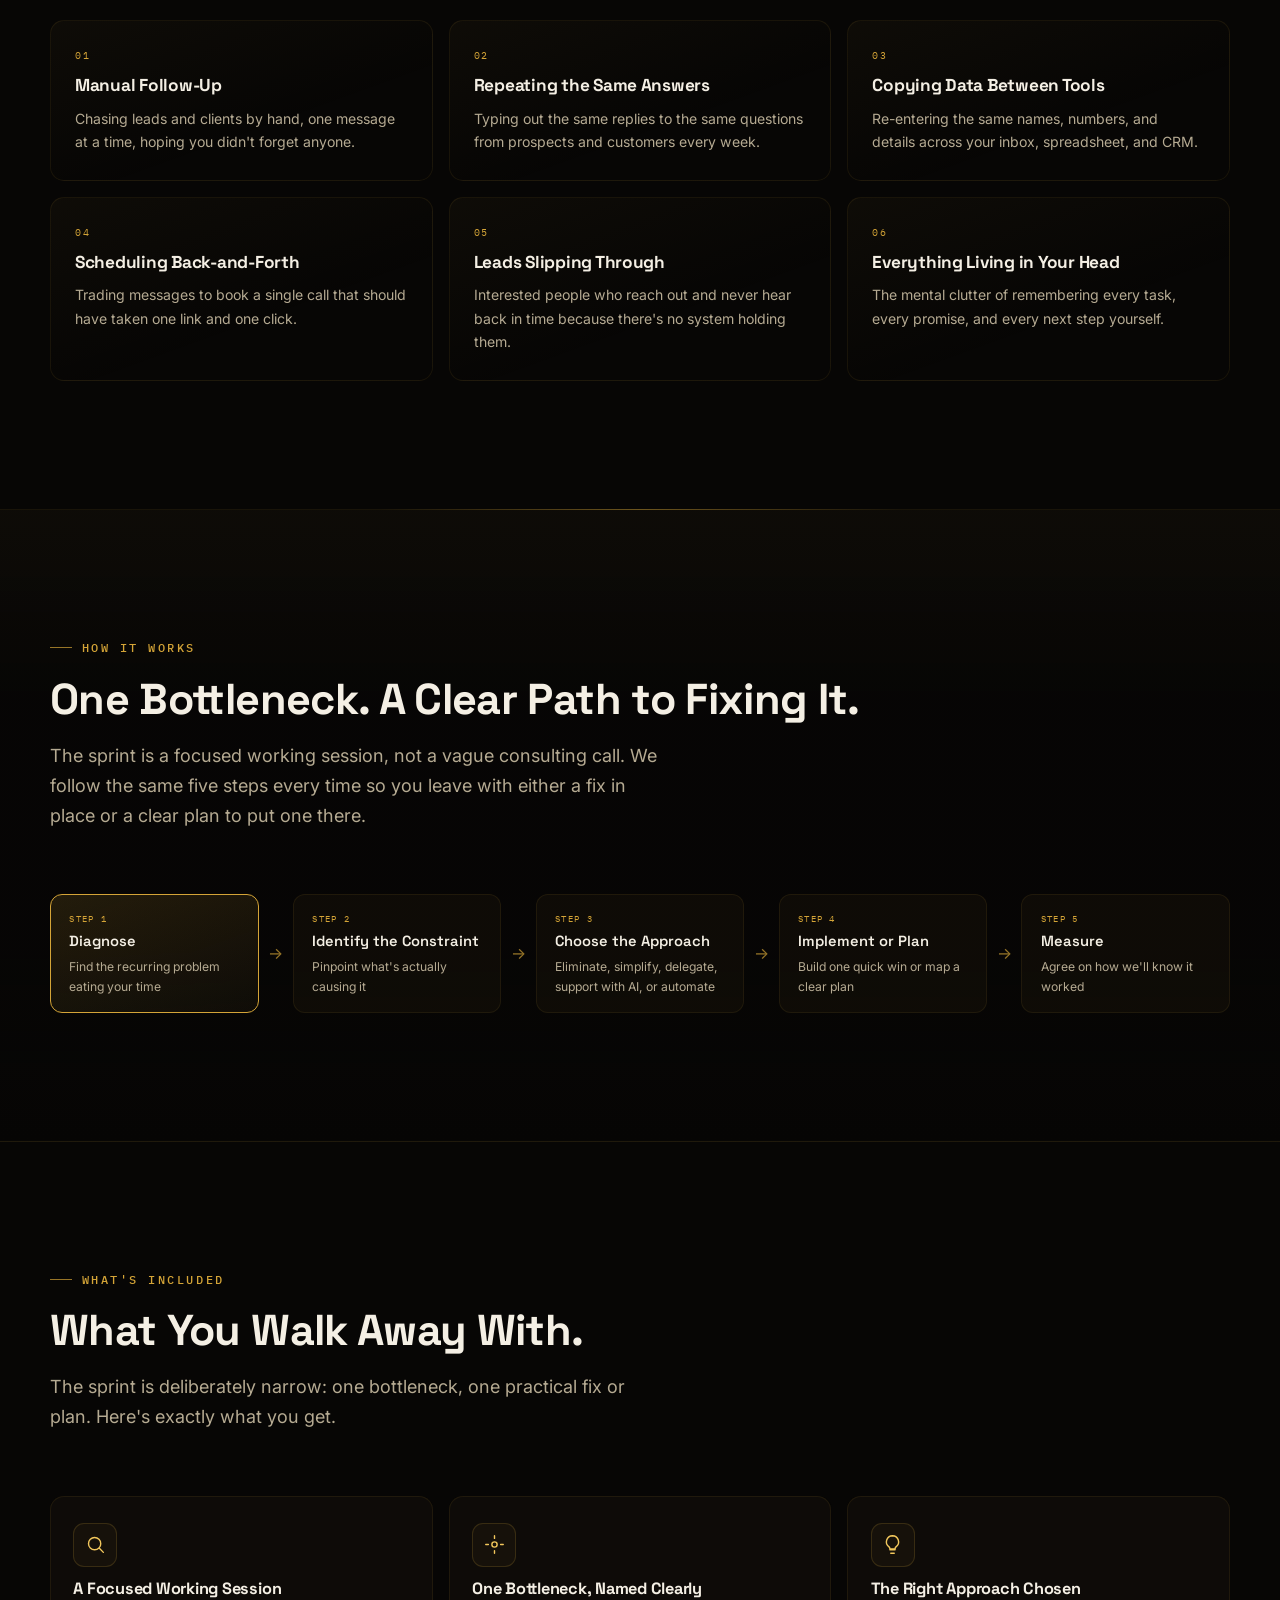
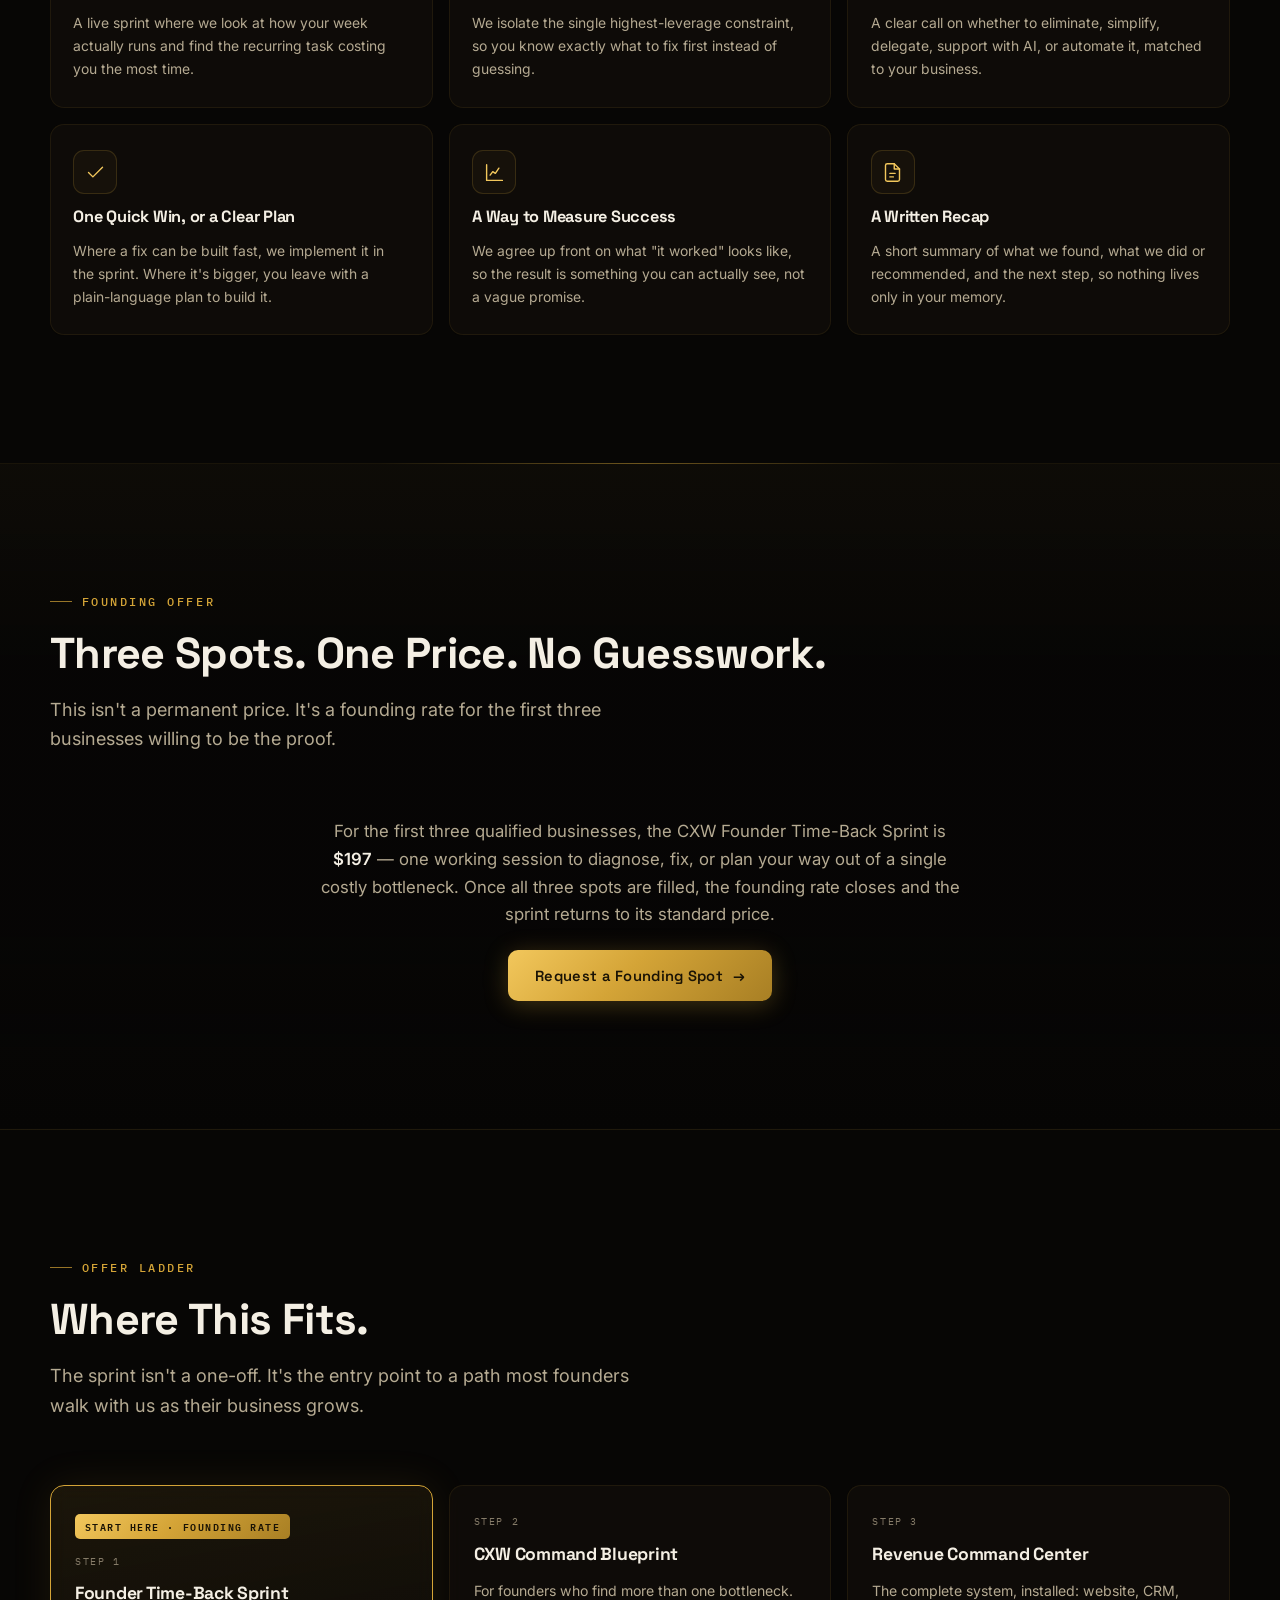
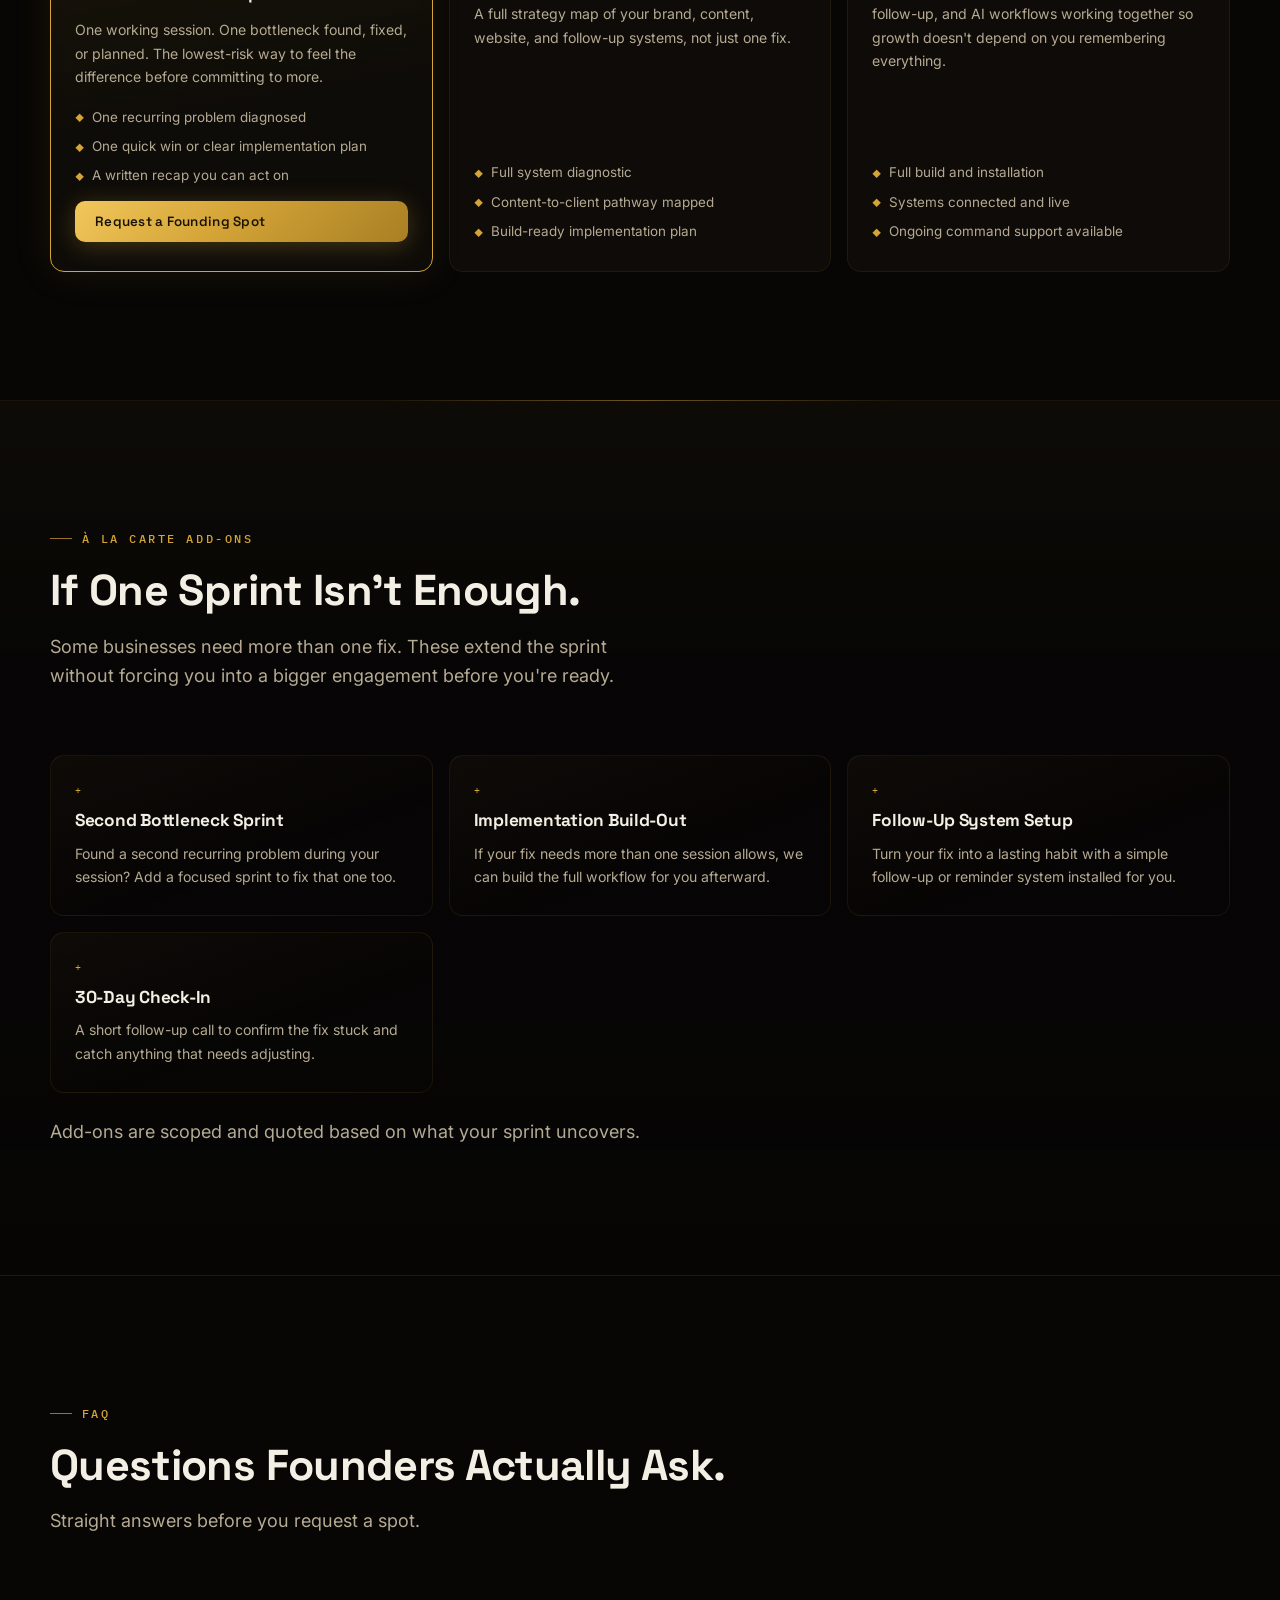
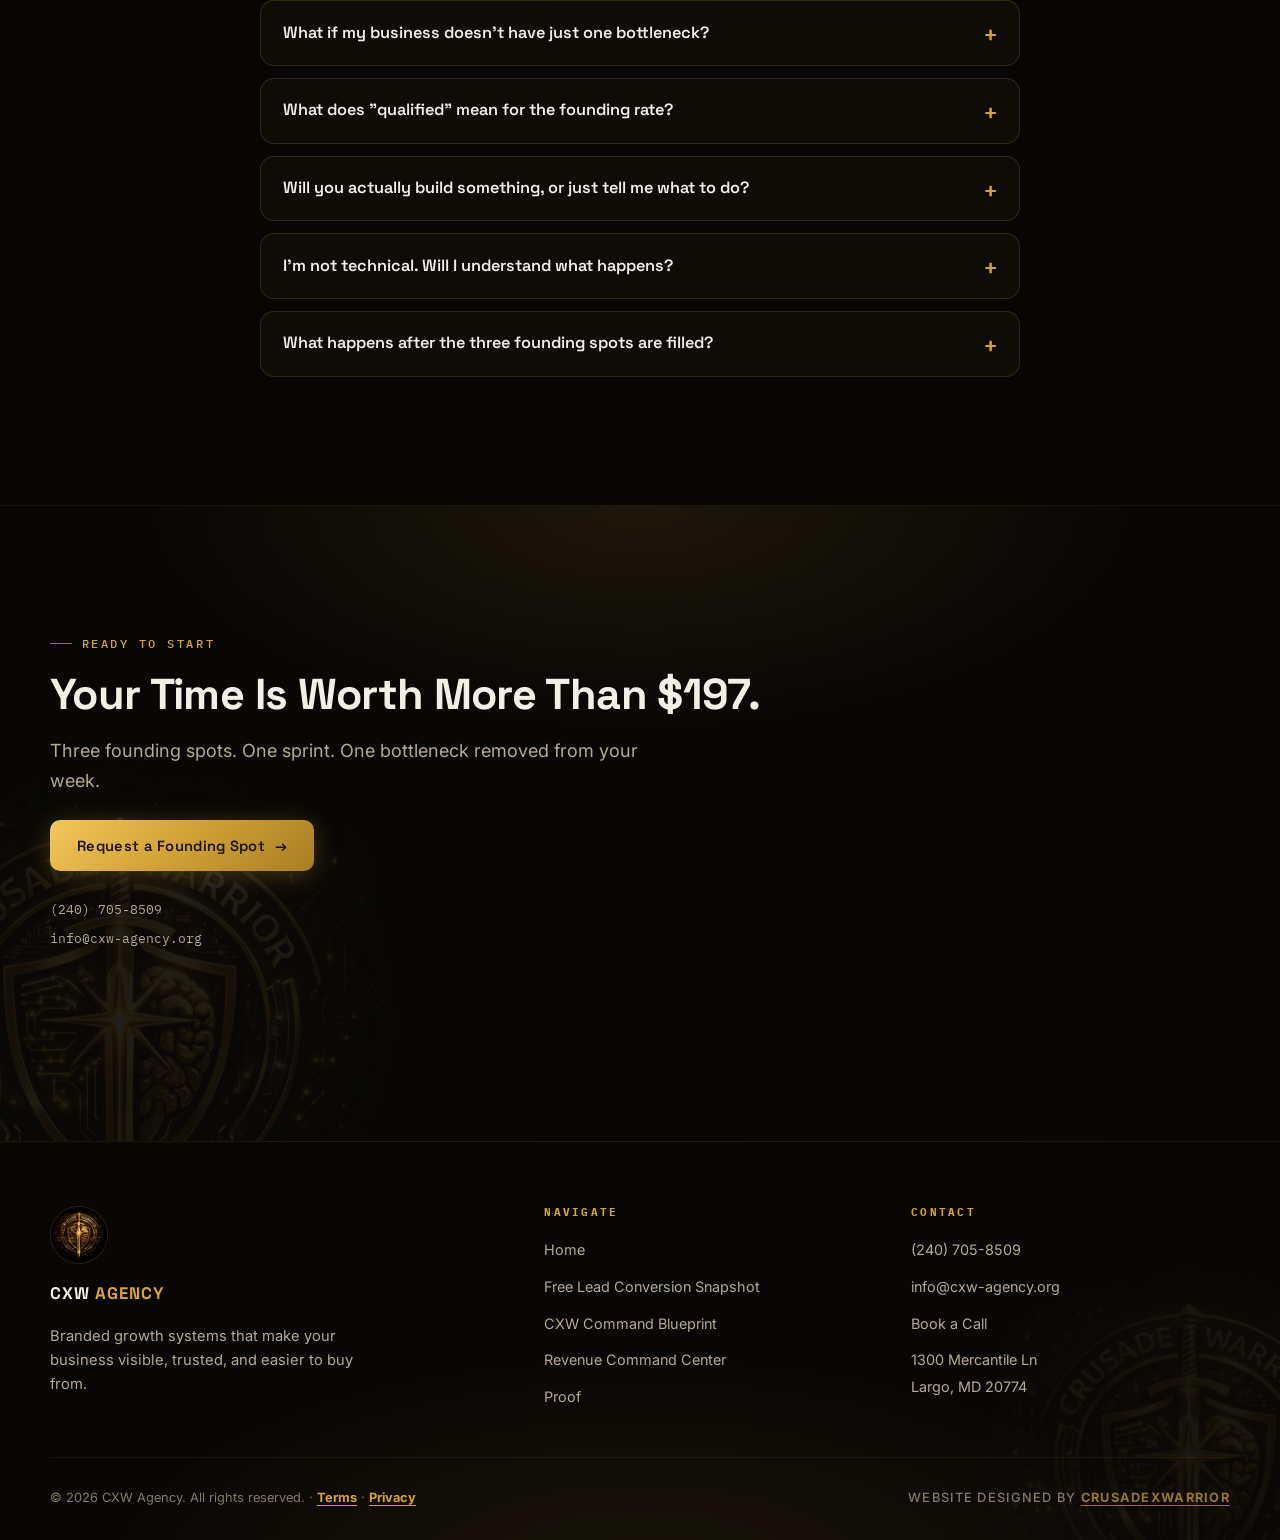
<file: time-back.html>
<!DOCTYPE html>
<html lang="en">
<head>
  <meta charset="UTF-8">
  <meta name="viewport" content="width=device-width, initial-scale=1.0">
  <title>Time Back Sprint | CXW Agency</title>
  <meta name="description" content="The Time Back Sprint from CXW Agency — a focused engagement that removes repetitive, time-draining work from your week so you can run your business instead of chasing it.">
  <meta property="og:title" content="Time Back Sprint | CXW Agency">
  <meta property="og:description" content="A focused sprint that finds where your week leaks time and builds the systems to give it back.">
  <meta property="og:type" content="website">
  <meta property="og:url" content="https://cxw-agency.org/time-back">
  <meta property="og:image" content="https://cxw-agency.org/assets/logo.png">
  <meta name="theme-color" content="#070605">
  <link rel="canonical" href="https://cxw-agency.org/time-back">
  <link rel="icon" type="image/png" href="/assets/logo.png">

  <link rel="preconnect" href="https://fonts.googleapis.com">
  <link rel="preconnect" href="https://fonts.gstatic.com" crossorigin>
  <link href="https://fonts.googleapis.com/css2?family=Space+Grotesk:wght@500;600;700&family=Playfair+Display:ital,wght@0,700;0,900;1,700;1,900&family=Inter:wght@400;500;600&family=IBM+Plex+Mono:wght@400;500&display=swap" rel="stylesheet">

  <link rel="stylesheet" href="/css/variables.css">
  <link rel="stylesheet" href="/css/base.css">
  <link rel="stylesheet" href="/css/layout.css">
  <link rel="stylesheet" href="/css/components.css">
</head>
<body id="home">

  <div class="atmosphere" aria-hidden="true"><span></span><span></span><span></span></div>

  <header class="header" id="site-header">
    <div class="container header__inner">
      <a href="/" class="header__brand" aria-label="CXW Agency home">
        <img src="/assets/logo.png" alt="CXW Agency emblem" class="header__logo" width="46" height="46">
        <span class="header__wordmark">CXW <span>AGENCY</span></span>
      </a>
      <nav class="nav" aria-label="Primary">
        <a href="/#what-we-build" class="nav__link">What We Build</a>
        <a href="/ai-growth-audit" class="nav__link">Lead Conversion Snapshot</a>
        <a href="/command-blueprint" class="nav__link">Command Blueprint</a>
        <a href="/revenue-command-center" class="nav__link">Command Center</a>
        <a href="/#proof" class="nav__link">Proof</a>
        <a href="/#about" class="nav__link">About</a>
      </nav>
      <a href="https://api.leadconnectorhq.com/widget/bookings/samuel-davenport-personal-calendar-hyjkpv2bm" target="_blank" rel="noopener noreferrer" data-booking="audit" class="btn btn--gold btn--sm header__cta">Build My Brand System</a>
      <button class="nav-toggle" id="nav-toggle" aria-label="Open menu" aria-expanded="false" aria-controls="mobile-nav">
        <span class="nav-toggle__bar"></span>
        <span class="nav-toggle__bar"></span>
        <span class="nav-toggle__bar"></span>
      </button>
    </div>
  </header>

  <nav class="mobile-nav" id="mobile-nav" aria-label="Mobile">
    <a href="/" class="mobile-nav__link">Home</a>
    <a href="/#what-we-build" class="mobile-nav__link">What We Build</a>
    <a href="/ai-growth-audit" class="mobile-nav__link">Lead Conversion Snapshot</a>
    <a href="/command-blueprint" class="mobile-nav__link">Command Blueprint</a>
    <a href="/revenue-command-center" class="mobile-nav__link">Command Center</a>
    <a href="/#about" class="mobile-nav__link">About</a>
    <a href="https://api.leadconnectorhq.com/widget/bookings/samuel-davenport-personal-calendar-hyjkpv2bm" target="_blank" rel="noopener noreferrer" data-booking="audit" class="btn btn--gold">Book My Free Snapshot</a>
  </nav>

  <main>

    <!-- ============================================================
         SECTION 1 · HERO
         ============================================================ -->
    <section class="page-hero">
      <div class="grid-bg" aria-hidden="true"></div>
      <img src="/assets/logo.png" alt="" class="hero__watermark" aria-hidden="true">
      <div class="container page-hero__inner">
        <span class="eyebrow">CXW Founder Time-Back Sprint</span>
        <h1 class="page-hero__title">Find the Bottleneck. <em>Buy Back Your Time</em>.</h1>
        <p class="page-hero__sub">Your business may not need another AI tool. It may need one repetitive process removed from your plate.</p>
        <div class="hero__ctas">
          <a href="#final-cta" class="btn btn--gold">Request a Founding Spot <span class="btn__arrow">→</span></a>
          <a href="#how-it-works" class="btn btn--ghost">See How the Sprint Works</a>
        </div>
        <p class="hero__note">Three founding businesses. $197 per sprint.</p>
      </div>
    </section>

    <!-- ============================================================
         SECTION 2 · FOUNDER PROBLEM
         ============================================================ -->
    <section class="section--raised" id="founder-problem">
      <div class="container">
        <div class="section-head reveal">
          <span class="eyebrow">The Problem</span>
          <h2>You Didn't Start a Business to Run Errands for It.</h2>
          <p class="section-sub">Most founders don't have a strategy problem. They have a plate problem. The day fills up with the same repeat tasks: chasing the same follow-ups, re-entering the same information, answering the same questions, fixing the same small breakdowns. None of it is hard. All of it is constant. And every hour spent on it is an hour not spent on the work only you can do. You feel busy, but the business isn't moving. The fix usually isn't more effort or a new app. It's finding the one recurring task that's quietly eating your week and taking it off your plate.</p>
        </div>
      </div>
    </section>

    <!-- ============================================================
         SECTION 3 · COMMON TIME LEAKS
         ============================================================ -->
    <section id="time-leaks">
      <div class="container">
        <div class="section-head reveal">
          <span class="eyebrow">Common Time Leaks</span>
          <h2>Where the Hours Actually Go.</h2>
          <p class="section-sub">These are the everyday tasks we see draining founders most. If two or three of these sound like your week, there's time to reclaim.</p>
        </div>
        <div class="audience">
          <div class="audience-card reveal">
            <span class="audience-card__tag">01</span>
            <h3 class="audience-card__title">Manual Follow-Up</h3>
            <p class="audience-card__desc">Chasing leads and clients by hand, one message at a time, hoping you didn't forget anyone.</p>
          </div>
          <div class="audience-card reveal">
            <span class="audience-card__tag">02</span>
            <h3 class="audience-card__title">Repeating the Same Answers</h3>
            <p class="audience-card__desc">Typing out the same replies to the same questions from prospects and customers every week.</p>
          </div>
          <div class="audience-card reveal">
            <span class="audience-card__tag">03</span>
            <h3 class="audience-card__title">Copying Data Between Tools</h3>
            <p class="audience-card__desc">Re-entering the same names, numbers, and details across your inbox, spreadsheet, and CRM.</p>
          </div>
          <div class="audience-card reveal">
            <span class="audience-card__tag">04</span>
            <h3 class="audience-card__title">Scheduling Back-and-Forth</h3>
            <p class="audience-card__desc">Trading messages to book a single call that should have taken one link and one click.</p>
          </div>
          <div class="audience-card reveal">
            <span class="audience-card__tag">05</span>
            <h3 class="audience-card__title">Leads Slipping Through</h3>
            <p class="audience-card__desc">Interested people who reach out and never hear back in time because there's no system holding them.</p>
          </div>
          <div class="audience-card reveal">
            <span class="audience-card__tag">06</span>
            <h3 class="audience-card__title">Everything Living in Your Head</h3>
            <p class="audience-card__desc">The mental clutter of remembering every task, every promise, and every next step yourself.</p>
          </div>
        </div>
      </div>
    </section>

    <!-- ============================================================
         SECTION 4 · HOW THE SPRINT WORKS
         ============================================================ -->
    <section class="section--raised" id="how-it-works">
      <div class="container">
        <div class="section-head reveal">
          <span class="eyebrow">How It Works</span>
          <h2>One Bottleneck. A Clear Path to Fixing It.</h2>
          <p class="section-sub">The sprint is a focused working session, not a vague consulting call. We follow the same five steps every time so you leave with either a fix in place or a clear plan to put one there.</p>
        </div>
        <div class="flow reveal">
          <div class="flow__node flow__node--end">
            <span class="flow__label">Step 1</span>
            <span class="flow__title">Diagnose</span>
            <span class="flow__desc">Find the recurring problem eating your time</span>
          </div>
          <span class="flow__arrow" aria-hidden="true">→</span>
          <div class="flow__node">
            <span class="flow__label">Step 2</span>
            <span class="flow__title">Identify the Constraint</span>
            <span class="flow__desc">Pinpoint what's actually causing it</span>
          </div>
          <span class="flow__arrow" aria-hidden="true">→</span>
          <div class="flow__node">
            <span class="flow__label">Step 3</span>
            <span class="flow__title">Choose the Approach</span>
            <span class="flow__desc">Eliminate, simplify, delegate, support with AI, or automate</span>
          </div>
          <span class="flow__arrow" aria-hidden="true">→</span>
          <div class="flow__node">
            <span class="flow__label">Step 4</span>
            <span class="flow__title">Implement or Plan</span>
            <span class="flow__desc">Build one quick win or map a clear plan</span>
          </div>
          <span class="flow__arrow" aria-hidden="true">→</span>
          <div class="flow__node">
            <span class="flow__label">Step 5</span>
            <span class="flow__title">Measure</span>
            <span class="flow__desc">Agree on how we'll know it worked</span>
          </div>
        </div>
      </div>
    </section>

    <!-- ============================================================
         SECTION 5 · WHAT IS INCLUDED
         ============================================================ -->
    <section id="whats-included">
      <div class="container">
        <div class="section-head reveal">
          <span class="eyebrow">What's Included</span>
          <h2>What You Walk Away With.</h2>
          <p class="section-sub">The sprint is deliberately narrow: one bottleneck, one practical fix or plan. Here's exactly what you get.</p>
        </div>
        <div class="modules modules--three">
          <div class="module reveal">
            <div class="module__icon">
              <svg viewBox="0 0 24 24" fill="none" stroke="currentColor" stroke-width="1.6" stroke-linecap="round" stroke-linejoin="round"><circle cx="11" cy="11" r="7"/><path d="m21 21-4.3-4.3"/></svg>
            </div>
            <h3 class="module__title">A Focused Working Session</h3>
            <p class="module__desc">A live sprint where we look at how your week actually runs and find the recurring task costing you the most time.</p>
          </div>
          <div class="module reveal">
            <div class="module__icon">
              <svg viewBox="0 0 24 24" fill="none" stroke="currentColor" stroke-width="1.6" stroke-linecap="round" stroke-linejoin="round"><circle cx="12" cy="12" r="3"/><path d="M12 2v3M12 19v3M2 12h3M19 12h3"/></svg>
            </div>
            <h3 class="module__title">One Bottleneck, Named Clearly</h3>
            <p class="module__desc">We isolate the single highest-leverage constraint, so you know exactly what to fix first instead of guessing.</p>
          </div>
          <div class="module reveal">
            <div class="module__icon">
              <svg viewBox="0 0 24 24" fill="none" stroke="currentColor" stroke-width="1.6" stroke-linecap="round" stroke-linejoin="round"><path d="M9 18h6M10 22h4M12 2a7 7 0 0 0-4 12.7c.6.5 1 1.3 1 2.1v.2h6v-.2c0-.8.4-1.6 1-2.1A7 7 0 0 0 12 2z"/></svg>
            </div>
            <h3 class="module__title">The Right Approach Chosen</h3>
            <p class="module__desc">A clear call on whether to eliminate, simplify, delegate, support with AI, or automate it, matched to your business.</p>
          </div>
          <div class="module reveal">
            <div class="module__icon">
              <svg viewBox="0 0 24 24" fill="none" stroke="currentColor" stroke-width="1.6" stroke-linecap="round" stroke-linejoin="round"><path d="M20 6 9 17l-5-5"/></svg>
            </div>
            <h3 class="module__title">One Quick Win, or a Clear Plan</h3>
            <p class="module__desc">Where a fix can be built fast, we implement it in the sprint. Where it's bigger, you leave with a plain-language plan to build it.</p>
          </div>
          <div class="module reveal">
            <div class="module__icon">
              <svg viewBox="0 0 24 24" fill="none" stroke="currentColor" stroke-width="1.6" stroke-linecap="round" stroke-linejoin="round"><path d="M3 3v18h18"/><path d="M7 15l3-4 3 2 4-6"/></svg>
            </div>
            <h3 class="module__title">A Way to Measure Success</h3>
            <p class="module__desc">We agree up front on what "it worked" looks like, so the result is something you can actually see, not a vague promise.</p>
          </div>
          <div class="module reveal">
            <div class="module__icon">
              <svg viewBox="0 0 24 24" fill="none" stroke="currentColor" stroke-width="1.6" stroke-linecap="round" stroke-linejoin="round"><path d="M14 2H6a2 2 0 0 0-2 2v16a2 2 0 0 0 2 2h12a2 2 0 0 0 2-2V8z"/><path d="M14 2v6h6M9 13h6M9 17h4"/></svg>
            </div>
            <h3 class="module__title">A Written Recap</h3>
            <p class="module__desc">A short summary of what we found, what we did or recommended, and the next step, so nothing lives only in your memory.</p>
          </div>
        </div>
      </div>
    </section>

    <!-- ============================================================
         SECTION 6 · FOUNDING OFFER
         ============================================================ -->
    <section class="section--raised" id="founding-offer">
      <div class="container">
        <div class="section-head reveal">
          <span class="eyebrow">Founding Offer</span>
          <h2>Three Spots. One Price. No Guesswork.</h2>
          <p class="section-sub">This isn't a permanent price. It's a founding rate for the first three businesses willing to be the proof.</p>
        </div>
        <div class="offer-callout reveal">
          <p>For the first three qualified businesses, the CXW Founder Time-Back Sprint is <strong>$197</strong> — one working session to diagnose, fix, or plan your way out of a single costly bottleneck. Once all three spots are filled, the founding rate closes and the sprint returns to its standard price.</p>
          <a href="https://api.leadconnectorhq.com/widget/bookings/samuel-davenport-personal-calendar-hyjkpv2bm" target="_blank" rel="noopener noreferrer" data-booking="audit" class="btn btn--gold">Request a Founding Spot <span class="btn__arrow">→</span></a>
        </div>
      </div>
    </section>

    <!-- ============================================================
         SECTION 7 · OFFER LADDER
         ============================================================ -->
    <section id="offer-ladder">
      <div class="container">
        <div class="section-head reveal">
          <span class="eyebrow">Offer Ladder</span>
          <h2>Where This Fits.</h2>
          <p class="section-sub">The sprint isn't a one-off. It's the entry point to a path most founders walk with us as their business grows.</p>
        </div>
        <div class="offers offers--ladder">
          <div class="offer offer--featured reveal">
            <span class="offer__badge">Start Here &middot; Founding Rate</span>
            <span class="offer__stage">Step 1</span>
            <h3 class="offer__title">Founder Time-Back Sprint</h3>
            <p class="offer__desc">One working session. One bottleneck found, fixed, or planned. The lowest-risk way to feel the difference before committing to more.</p>
            <ul class="offer__list">
              <li>One recurring problem diagnosed</li>
              <li>One quick win or clear implementation plan</li>
              <li>A written recap you can act on</li>
            </ul>
            <a href="https://api.leadconnectorhq.com/widget/bookings/samuel-davenport-personal-calendar-hyjkpv2bm" target="_blank" rel="noopener noreferrer" data-booking="audit" class="btn btn--gold btn--sm">Request a Founding Spot</a>
          </div>
          <div class="offer reveal">
            <span class="offer__stage">Step 2</span>
            <h3 class="offer__title">CXW Command Blueprint</h3>
            <p class="offer__desc">For founders who find more than one bottleneck. A full strategy map of your brand, content, website, and follow-up systems, not just one fix.</p>
            <ul class="offer__list">
              <li>Full system diagnostic</li>
              <li>Content-to-client pathway mapped</li>
              <li>Build-ready implementation plan</li>
            </ul>
          </div>
          <div class="offer reveal">
            <span class="offer__stage">Step 3</span>
            <h3 class="offer__title">Revenue Command Center</h3>
            <p class="offer__desc">The complete system, installed: website, CRM, follow-up, and AI workflows working together so growth doesn't depend on you remembering everything.</p>
            <ul class="offer__list">
              <li>Full build and installation</li>
              <li>Systems connected and live</li>
              <li>Ongoing command support available</li>
            </ul>
          </div>
        </div>
      </div>
    </section>

    <!-- ============================================================
         SECTION 8 · À LA CARTE ADD-ONS
         ============================================================ -->
    <section class="section--raised" id="add-ons">
      <div class="container">
        <div class="section-head reveal">
          <span class="eyebrow">À La Carte Add-Ons</span>
          <h2>If One Sprint Isn't Enough.</h2>
          <p class="section-sub">Some businesses need more than one fix. These extend the sprint without forcing you into a bigger engagement before you're ready.</p>
        </div>
        <div class="audience">
          <div class="audience-card reveal">
            <span class="audience-card__tag">+</span>
            <h3 class="audience-card__title">Second Bottleneck Sprint</h3>
            <p class="audience-card__desc">Found a second recurring problem during your session? Add a focused sprint to fix that one too.</p>
          </div>
          <div class="audience-card reveal">
            <span class="audience-card__tag">+</span>
            <h3 class="audience-card__title">Implementation Build-Out</h3>
            <p class="audience-card__desc">If your fix needs more than one session allows, we can build the full workflow for you afterward.</p>
          </div>
          <div class="audience-card reveal">
            <span class="audience-card__tag">+</span>
            <h3 class="audience-card__title">Follow-Up System Setup</h3>
            <p class="audience-card__desc">Turn your fix into a lasting habit with a simple follow-up or reminder system installed for you.</p>
          </div>
          <div class="audience-card reveal">
            <span class="audience-card__tag">+</span>
            <h3 class="audience-card__title">30-Day Check-In</h3>
            <p class="audience-card__desc">A short follow-up call to confirm the fix stuck and catch anything that needs adjusting.</p>
          </div>
        </div>
        <p class="section-sub" style="margin-top: 1.5rem;">Add-ons are scoped and quoted based on what your sprint uncovers.</p>
      </div>
    </section>

    <!-- ============================================================
         SECTION 9 · FREQUENTLY ASKED QUESTIONS
         ============================================================ -->
    <section id="faq">
      <div class="container">
        <div class="section-head reveal">
          <span class="eyebrow">FAQ</span>
          <h2>Questions Founders Actually Ask.</h2>
          <p class="section-sub">Straight answers before you request a spot.</p>
        </div>
        <div class="faq-list reveal">
          <details class="faq-item">
            <summary class="faq-item__q">What if my business doesn't have just one bottleneck?</summary>
            <p class="faq-item__a">Most businesses don't. The sprint is built to find the single highest-leverage one first, the one costing you the most time or money right now. If we spot more during the session, we'll tell you, and you can add a second sprint or fold it into a larger engagement.</p>
          </details>
          <details class="faq-item">
            <summary class="faq-item__q">What does "qualified" mean for the founding rate?</summary>
            <p class="faq-item__a">The founding rate is for active businesses with at least one clear, recurring operational task, not startups with no operations yet. We'll confirm fit on a short call before locking in your spot.</p>
          </details>
          <details class="faq-item">
            <summary class="faq-item__q">Will you actually build something, or just tell me what to do?</summary>
            <p class="faq-item__a">Depends on the fix. If it's something we can implement live, a quick automation or a simple workflow, we build it during the sprint. If it's bigger, you leave with a specific, written plan instead of a vague recommendation.</p>
          </details>
          <details class="faq-item">
            <summary class="faq-item__q">I'm not technical. Will I understand what happens?</summary>
            <p class="faq-item__a">Yes. Everything is explained in plain language, no jargon, no assumed technical background. If AI ends up being part of the fix, we'll explain what it does and why, not just that it's "AI."</p>
          </details>
          <details class="faq-item">
            <summary class="faq-item__q">What happens after the three founding spots are filled?</summary>
            <p class="faq-item__a">The founding rate closes and the sprint moves to its standard price. If you're on the fence, the fastest way to lock in $197 is to request your spot now.</p>
          </details>
        </div>
      </div>
    </section>

    <!-- ============================================================
         SECTION 10 · FINAL CALL TO ACTION
         ============================================================ -->
    <section class="final-cta" id="final-cta">
      <img src="/assets/logo.png" alt="" class="final-cta__watermark" aria-hidden="true">
      <div class="container">
        <div class="section-head reveal">
          <span class="eyebrow">Ready to Start</span>
          <h2>Your Time Is Worth More Than $197.</h2>
          <p class="section-sub">Three founding spots. One sprint. One bottleneck removed from your week.</p>
          <div class="hero__ctas">
            <a href="https://api.leadconnectorhq.com/widget/bookings/samuel-davenport-personal-calendar-hyjkpv2bm" target="_blank" rel="noopener noreferrer" data-booking="audit" class="btn btn--gold">Request a Founding Spot <span class="btn__arrow">→</span></a>
          </div>
          <div class="contact-lines">
            <a href="tel:+12407058509">(240) 705-8509</a>
            <a href="mailto:info@cxw-agency.org">info@cxw-agency.org</a>
          </div>
        </div>
      </div>
    </section>

  </main>

  <footer class="footer">
    <img src="/assets/logo.png" alt="" class="footer__watermark" aria-hidden="true">
    <div class="container">
      <div class="footer__grid">
        <div class="footer__brand-block">
          <img src="/assets/logo.png" alt="CXW Agency emblem" class="footer__logo" width="58" height="58">
          <span class="header__wordmark">CXW <span>AGENCY</span></span>
          <p class="footer__tagline">Branded growth systems that make your business visible, trusted, and easier to buy from.</p>
        </div>
        <div>
          <h4 class="footer__heading">Navigate</h4>
          <ul class="footer__list">
            <li><a href="/" class="footer__link">Home</a></li>
            <li><a href="/ai-growth-audit" class="footer__link">Free Lead Conversion Snapshot</a></li>
            <li><a href="/command-blueprint" class="footer__link">CXW Command Blueprint</a></li>
            <li><a href="/revenue-command-center" class="footer__link">Revenue Command Center</a></li>
            <li><a href="/#proof" class="footer__link">Proof</a></li>
          </ul>
        </div>
        <div>
          <h4 class="footer__heading">Contact</h4>
          <ul class="footer__list">
            <li><a href="tel:+12407058509" class="footer__link">(240) 705-8509</a></li>
            <li><a href="mailto:info@cxw-agency.org" class="footer__link">info@cxw-agency.org</a></li>
            <li><a href="https://api.leadconnectorhq.com/widget/bookings/samuel-davenport-personal-calendar-hyjkpv2bm" target="_blank" rel="noopener noreferrer" data-booking="audit" class="footer__link">Book a Call</a></li>
            <li><span class="footer__link">1300 Mercantile Ln<br>Largo, MD 20774</span></li>
          </ul>
        </div>
      </div>
      <div class="footer__bottom">
        <p class="footer__copyright">© 2026 CXW Agency. All rights reserved. &middot; <a href="/terms" class="footer__credit-link">Terms</a> &middot; <a href="/privacy" class="footer__credit-link">Privacy</a></p>
        <p class="footer__credit">
          Website designed by <a href="https://crusadexwarrior.com" target="_blank" rel="noopener noreferrer" class="footer__credit-link">CrusadeXWarrior</a>
        </p>
      </div>
    </div>
  </footer>

  <script src="/js/booking-calendar-section.js"></script>
  <script src="/js/main.js"></script>
  <script src="https://widgets.leadconnectorhq.com/loader.js"
    data-resources-url="https://widgets.leadconnectorhq.com/chat-widget/loader.js"
    data-widget-id="6a7fc9c6e5c16f98495ee38c"
    data-source="WEB_USER">
  </script>
</body>
</html>
</file>
<file: css/variables.css>
/* ============================================
   CXW AGENCY — DESIGN TOKENS
   Noir + Gold Command Center System
   ============================================ */

:root {
  /* --- Noir backgrounds --- */
  --cn-black: #070605;
  --cn-black-2: #0c0a07;
  --cn-black-3: #120f0a;
  --cn-black-4: #181410;

  /* --- Gold system --- */
  --cn-gold: #d4a437;
  --cn-gold-bright: #f2c75c;
  --cn-gold-deep: #8f6b1e;
  --cn-gold-dark: #5c4413;
  --cn-gold-glow: rgba(242, 199, 92, 0.14);
  --cn-gold-grad: linear-gradient(135deg, #f2c75c 0%, #d4a437 45%, #a87f24 100%);

  /* --- Lines & surfaces --- */
  --cn-line: rgba(212, 164, 55, 0.18);
  --cn-line-soft: rgba(212, 164, 55, 0.09);
  --cn-surface: rgba(242, 199, 92, 0.035);
  --cn-surface-hover: rgba(242, 199, 92, 0.07);
  --cn-glass: rgba(18, 15, 10, 0.72);

  /* --- Text --- */
  --cn-text: #f4efe4;
  --cn-text-muted: #b5aa92;
  --cn-text-dim: #857b68;

  /* --- Status --- */
  --cn-success: #86c993;
  --cn-danger: #d97e6a;

  /* --- Typography --- */
  --cn-font-display: 'Space Grotesk', 'Segoe UI', sans-serif;
  --cn-font-serif: 'Playfair Display', 'Georgia', serif;
  --cn-font-body: 'Inter', 'Segoe UI', sans-serif;
  --cn-font-mono: 'IBM Plex Mono', 'Consolas', monospace;

  /* --- Scale --- */
  --cn-container: 1180px;
  --cn-radius: 14px;
  --cn-radius-lg: 20px;
  --cn-section-pad: clamp(4.5rem, 10vw, 8rem);
  --cn-header-h: 76px;

  /* --- Motion --- */
  --cn-ease: cubic-bezier(0.22, 1, 0.36, 1);
}
</file>
<file: css/base.css>
/* ============================================
   CXW AGENCY — BASE / RESET / TYPOGRAPHY
   ============================================ */

*,
*::before,
*::after {
  margin: 0;
  padding: 0;
  box-sizing: border-box;
}

html {
  scroll-behavior: smooth;
  scroll-padding-top: calc(var(--cn-header-h) + 16px);
  -webkit-text-size-adjust: 100%;
}

body {
  font-family: var(--cn-font-body);
  font-size: 1rem;
  line-height: 1.65;
  color: var(--cn-text);
  background-color: var(--cn-black);
  -webkit-font-smoothing: antialiased;
  overflow-x: hidden;
}

img {
  max-width: 100%;
  display: block;
}

a {
  color: inherit;
  text-decoration: none;
}

ul,
ol {
  list-style: none;
}

button,
input,
textarea,
select {
  font: inherit;
  color: inherit;
}

button {
  cursor: pointer;
  background: none;
  border: none;
}

/* --- Headings --- */
h1, h2, h3, h4 {
  font-family: var(--cn-font-display);
  font-weight: 700;
  line-height: 1.12;
  letter-spacing: -0.015em;
  color: var(--cn-text);
}

h1 {
  font-size: clamp(2.4rem, 5.6vw, 4.1rem);
}

h2 {
  font-size: clamp(1.8rem, 3.8vw, 2.7rem);
}

h3 {
  font-size: clamp(1.15rem, 2vw, 1.35rem);
}

p {
  color: var(--cn-text-muted);
}

strong {
  color: var(--cn-text);
  font-weight: 600;
}

::selection {
  background: var(--cn-gold);
  color: var(--cn-black);
}

/* --- Shared text utilities --- */
.text-gold {
  background: var(--cn-gold-grad);
  -webkit-background-clip: text;
  background-clip: text;
  -webkit-text-fill-color: transparent;
  color: transparent;
}

.eyebrow {
  font-family: var(--cn-font-mono);
  font-size: 0.72rem;
  font-weight: 500;
  letter-spacing: 0.22em;
  text-transform: uppercase;
  color: var(--cn-gold);
  display: inline-flex;
  align-items: center;
  gap: 0.6rem;
}

.eyebrow::before {
  content: '';
  width: 22px;
  height: 1px;
  background: var(--cn-gold);
  opacity: 0.7;
}

.section-sub {
  max-width: 620px;
  font-size: clamp(1rem, 1.6vw, 1.13rem);
  color: var(--cn-text-muted);
}

/* --- Scroll reveal --- */
.reveal {
  opacity: 0;
  transform: translateY(26px);
  transition: opacity 0.7s var(--cn-ease), transform 0.7s var(--cn-ease);
}

.reveal.is-visible {
  opacity: 1;
  transform: translateY(0);
}

@media (prefers-reduced-motion: reduce) {
  html {
    scroll-behavior: auto;
  }
  .reveal {
    opacity: 1;
    transform: none;
    transition: none;
  }
  *,
  *::before,
  *::after {
    animation-duration: 0.01ms !important;
    animation-iteration-count: 1 !important;
    transition-duration: 0.01ms !important;
  }
}
</file>
<file: css/layout.css>
/* ============================================
   CXW AGENCY — LAYOUT / HEADER / SECTIONS / FOOTER
   ============================================ */

.container {
  width: min(var(--cn-container), 100% - 2.5rem);
  margin-inline: auto;
}

section {
  padding-block: var(--cn-section-pad);
  position: relative;
}

.section-head {
  display: flex;
  flex-direction: column;
  gap: 1.1rem;
  margin-bottom: clamp(2.5rem, 6vw, 4rem);
}

/* ============ HEADER ============ */
.header {
  position: fixed;
  inset: 0 0 auto 0;
  z-index: 100;
  height: var(--cn-header-h);
  transition: background 0.35s ease, border-color 0.35s ease;
  border-bottom: 1px solid transparent;
}

.header.is-scrolled {
  background: rgba(7, 6, 5, 0.88);
  backdrop-filter: blur(14px);
  -webkit-backdrop-filter: blur(14px);
  border-bottom-color: var(--cn-line-soft);
}

.header__inner {
  height: var(--cn-header-h);
  display: flex;
  align-items: center;
  justify-content: space-between;
  gap: 1.5rem;
}

.header__brand {
  display: flex;
  align-items: center;
  gap: 0.75rem;
  min-width: 0;
}

.header__logo {
  width: 46px;
  height: 46px;
  border-radius: 50%;
  border: 1px solid var(--cn-line);
  box-shadow: 0 0 18px rgba(242, 199, 92, 0.15);
  object-fit: cover;
  flex-shrink: 0;
}

.header__wordmark {
  font-family: var(--cn-font-display);
  font-weight: 700;
  font-size: 1.05rem;
  letter-spacing: 0.06em;
  white-space: nowrap;
}

.header__wordmark span {
  color: var(--cn-gold);
}

.nav {
  display: flex;
  align-items: center;
  gap: 1.9rem;
}

.nav__link {
  font-size: 0.86rem;
  font-weight: 500;
  color: var(--cn-text-muted);
  letter-spacing: 0.02em;
  transition: color 0.25s ease;
  position: relative;
}

.nav__link::after {
  content: '';
  position: absolute;
  left: 0;
  bottom: -6px;
  width: 0;
  height: 1px;
  background: var(--cn-gold);
  transition: width 0.3s var(--cn-ease);
}

.nav__link:hover {
  color: var(--cn-text);
}

.nav__link:hover::after {
  width: 100%;
}

.header__cta {
  flex-shrink: 0;
}

/* --- Mobile nav --- */
.nav-toggle {
  display: none;
  flex-direction: column;
  justify-content: center;
  gap: 5px;
  width: 42px;
  height: 42px;
  align-items: center;
  border: 1px solid var(--cn-line);
  border-radius: 10px;
}

.nav-toggle__bar {
  width: 18px;
  height: 2px;
  background: var(--cn-gold);
  border-radius: 2px;
  transition: transform 0.3s var(--cn-ease), opacity 0.3s ease;
}

.nav-toggle.is-open .nav-toggle__bar:nth-child(1) {
  transform: translateY(7px) rotate(45deg);
}

.nav-toggle.is-open .nav-toggle__bar:nth-child(2) {
  opacity: 0;
}

.nav-toggle.is-open .nav-toggle__bar:nth-child(3) {
  transform: translateY(-7px) rotate(-45deg);
}

.mobile-nav {
  position: fixed;
  top: var(--cn-header-h);
  left: 0;
  right: 0;
  z-index: 99;
  background: rgba(7, 6, 5, 0.97);
  backdrop-filter: blur(18px);
  -webkit-backdrop-filter: blur(18px);
  border-bottom: 1px solid var(--cn-line-soft);
  padding: 1.4rem 1.25rem 1.8rem;
  display: flex;
  flex-direction: column;
  gap: 0.35rem;
  transform: translateY(-12px);
  opacity: 0;
  visibility: hidden;
  transition: transform 0.35s var(--cn-ease), opacity 0.3s ease, visibility 0.3s;
}

.mobile-nav.is-open {
  transform: translateY(0);
  opacity: 1;
  visibility: visible;
}

.mobile-nav__link {
  font-family: var(--cn-font-display);
  font-size: 1.05rem;
  font-weight: 600;
  padding: 0.7rem 0.4rem;
  border-bottom: 1px solid var(--cn-line-soft);
  color: var(--cn-text);
  display: flex;
  justify-content: space-between;
  align-items: center;
}

.mobile-nav__link::after {
  content: '→';
  color: var(--cn-gold);
  font-size: 0.9rem;
}

.mobile-nav .btn {
  margin-top: 1.1rem;
  justify-content: center;
}

/* ============ GLOBAL ATMOSPHERE ============ */
/* Fixed cinematic backdrop: slow-drifting gold glows + faint noise.
   Sections use translucent backgrounds so the whole site shares one world. */
.atmosphere {
  position: fixed;
  inset: 0;
  z-index: -1;
  overflow: hidden;
  pointer-events: none;
}

.atmosphere span {
  position: absolute;
  border-radius: 50%;
  background: radial-gradient(circle, rgba(212, 164, 55, 0.5), transparent 70%);
  filter: blur(90px);
  opacity: 0.13;
  will-change: transform;
}

.atmosphere span:nth-child(1) {
  width: 46vw;
  height: 46vw;
  top: -12%;
  right: -10%;
  animation: atmo-drift-a 30s ease-in-out infinite alternate;
}

.atmosphere span:nth-child(2) {
  width: 38vw;
  height: 38vw;
  bottom: -8%;
  left: -12%;
  opacity: 0.1;
  animation: atmo-drift-b 38s ease-in-out infinite alternate;
}

.atmosphere span:nth-child(3) {
  width: 24vw;
  height: 24vw;
  top: 42%;
  left: 58%;
  opacity: 0.07;
  animation: atmo-drift-c 46s ease-in-out infinite alternate;
}

@keyframes atmo-drift-a {
  to { transform: translate(-7vw, 8vh) scale(1.12); }
}

@keyframes atmo-drift-b {
  to { transform: translate(9vw, -6vh) scale(1.08); }
}

@keyframes atmo-drift-c {
  to { transform: translate(-6vw, -9vh) scale(1.15); }
}

/* Faint film-grain noise for cinematic texture */
.atmosphere::after {
  content: '';
  position: absolute;
  inset: 0;
  background-image: url("data:image/svg+xml,%3Csvg xmlns='http://www.w3.org/2000/svg' width='140' height='140'%3E%3Cfilter id='n'%3E%3CfeTurbulence type='fractalNoise' baseFrequency='0.9' numOctaves='2'/%3E%3C/filter%3E%3Crect width='140' height='140' filter='url(%23n)' opacity='0.5'/%3E%3C/svg%3E");
  opacity: 0.05;
}

/* ============ BACKDROP TEXTURES ============ */
.grid-bg {
  position: absolute;
  inset: 0;
  pointer-events: none;
  background-image:
    linear-gradient(var(--cn-line-soft) 1px, transparent 1px),
    linear-gradient(90deg, var(--cn-line-soft) 1px, transparent 1px);
  background-size: 72px 72px;
  mask-image: radial-gradient(ellipse 90% 70% at 50% 30%, black 0%, transparent 75%);
  -webkit-mask-image: radial-gradient(ellipse 90% 70% at 50% 30%, black 0%, transparent 75%);
  opacity: 0.55;
}

.section--raised {
  background: linear-gradient(180deg, rgba(242, 199, 92, 0.03), rgba(7, 6, 5, 0.35) 30%, rgba(7, 6, 5, 0.35) 70%, transparent);
  border-top: 1px solid var(--cn-line-soft);
  border-bottom: 1px solid var(--cn-line-soft);
  position: relative;
}

/* Soft gold seam at the top of raised sections — guides the eye, avoids hard cuts */
.section--raised::before {
  content: '';
  position: absolute;
  top: -1px;
  left: 50%;
  transform: translateX(-50%);
  width: min(520px, 70vw);
  height: 1px;
  background: linear-gradient(90deg, transparent, rgba(212, 164, 55, 0.45), transparent);
}

/* ============ FOOTER ============ */
.footer {
  background:
    radial-gradient(ellipse 60% 80% at 50% 110%, rgba(212, 164, 55, 0.08), transparent 70%),
    rgba(12, 10, 7, 0.55);
  border-top: 1px solid var(--cn-line-soft);
  padding: 4rem 0 2rem;
  position: relative;
  overflow: hidden;
}

.footer::before {
  content: '';
  position: absolute;
  top: -1px;
  left: 50%;
  transform: translateX(-50%);
  width: min(520px, 70vw);
  height: 1px;
  background: linear-gradient(90deg, transparent, rgba(212, 164, 55, 0.45), transparent);
}

.footer__watermark {
  position: absolute;
  right: -120px;
  bottom: -140px;
  width: 420px;
  opacity: 0.07;
  mix-blend-mode: screen;
  pointer-events: none;
}

.footer .container {
  position: relative;
  z-index: 1;
}

.footer__grid {
  display: grid;
  grid-template-columns: 1.4fr 1fr 1fr;
  gap: 3rem;
  padding-bottom: 3rem;
  border-bottom: 1px solid var(--cn-line-soft);
}

.footer__brand-block {
  display: flex;
  flex-direction: column;
  gap: 1rem;
  max-width: 340px;
}

.footer__logo {
  width: 58px;
  height: 58px;
  border-radius: 50%;
  border: 1px solid var(--cn-line);
}

.footer__tagline {
  font-size: 0.92rem;
  color: var(--cn-text-muted);
}

.footer__heading {
  font-family: var(--cn-font-mono);
  font-size: 0.7rem;
  letter-spacing: 0.2em;
  text-transform: uppercase;
  color: var(--cn-gold);
  margin-bottom: 1.1rem;
}

.footer__list {
  display: flex;
  flex-direction: column;
  gap: 0.65rem;
}

.footer__link {
  font-size: 0.9rem;
  color: var(--cn-text-muted);
  transition: color 0.25s ease;
}

.footer__link:hover {
  color: var(--cn-gold-bright);
}

.footer__bottom {
  display: flex;
  flex-wrap: wrap;
  justify-content: space-between;
  align-items: center;
  gap: 1rem;
  padding-top: 1.8rem;
}

.footer__copyright {
  font-size: 0.8rem;
  color: var(--cn-text-dim);
}

.footer__credit {
  opacity: 0.7;
  font-size: 0.8rem;
  text-transform: uppercase;
  letter-spacing: 0.1em;
  font-weight: 500;
  color: var(--cn-text-muted);
}

.footer__credit-link {
  color: var(--cn-gold);
  font-weight: 700;
  text-decoration: underline;
  text-decoration-color: var(--cn-gold);
  text-underline-offset: 3px;
}

/* ============ RESPONSIVE ============ */
@media (max-width: 960px) {
  .nav {
    display: none;
  }
  .nav-toggle {
    display: flex;
  }
  .header__inner .header__cta {
    display: none;
  }
  .footer__grid {
    grid-template-columns: 1fr 1fr;
  }
}

@media (max-width: 480px) {
  .header__wordmark {
    display: none;
  }
  .header__inner {
    gap: 0.75rem;
  }
}

@media (max-width: 600px) {
  .footer__grid {
    grid-template-columns: 1fr;
    gap: 2.2rem;
  }
  .footer__bottom {
    flex-direction: column;
    text-align: center;
  }
}

/* ============ ABOUT / MISSION ============ */
#about p {
  max-width: 62ch;
  color: var(--cn-text-muted);
  margin-bottom: 1.1rem;
}

#about p strong {
  color: var(--cn-gold-bright);
}

#about .founder__creds {
  margin-top: 1.8rem;
}
</file>
<file: css/components.css>
/* ============================================
   CXW AGENCY — COMPONENTS
   Buttons, Hero, Dashboard, Cards, Process,
   Offer, Proof, Founder, Form
   ============================================ */

/* ============ BUTTONS ============ */
.btn {
  display: inline-flex;
  align-items: center;
  gap: 0.6rem;
  font-family: var(--cn-font-display);
  font-weight: 600;
  font-size: 0.92rem;
  letter-spacing: 0.02em;
  padding: 0.85rem 1.7rem;
  border-radius: 10px;
  transition: transform 0.25s var(--cn-ease), box-shadow 0.25s ease, background 0.25s ease, border-color 0.25s ease;
  white-space: nowrap;
}

.btn--gold {
  background: var(--cn-gold-grad);
  color: #1a1305;
  box-shadow: 0 4px 24px rgba(212, 164, 55, 0.28);
  position: relative;
  overflow: hidden;
}

/* Shine sweep on hover — GPU-friendly transform only */
.btn--gold::before {
  content: '';
  position: absolute;
  top: 0;
  left: 0;
  width: 45%;
  height: 100%;
  background: linear-gradient(105deg, transparent, rgba(255, 255, 255, 0.38), transparent);
  transform: translateX(-140%) skewX(-18deg);
  transition: transform 0.65s var(--cn-ease);
  pointer-events: none;
}

.btn--gold:hover {
  transform: translateY(-2px);
  box-shadow: 0 8px 34px rgba(242, 199, 92, 0.4);
}

.btn--gold:hover::before {
  transform: translateX(340%) skewX(-18deg);
}

.btn--ghost {
  border: 1px solid var(--cn-line);
  color: var(--cn-text);
  background: var(--cn-surface);
}

.btn--ghost:hover {
  border-color: var(--cn-gold);
  background: var(--cn-surface-hover);
  transform: translateY(-2px);
  box-shadow: 0 0 24px rgba(212, 164, 55, 0.14), inset 0 0 14px rgba(212, 164, 55, 0.06);
}

.btn--sm {
  padding: 0.6rem 1.25rem;
  font-size: 0.84rem;
}

.btn--block {
  width: 100%;
  justify-content: center;
}

.btn__arrow {
  transition: transform 0.25s var(--cn-ease);
}

.btn:hover .btn__arrow {
  transform: translateX(3px);
}

/* ============ HERO ============ */
.hero {
  min-height: 100svh;
  display: flex;
  align-items: center;
  padding-top: calc(var(--cn-header-h) + clamp(2.5rem, 6vw, 4rem));
  padding-bottom: clamp(3rem, 7vw, 5rem);
  background:
    radial-gradient(ellipse 60% 45% at 70% 8%, rgba(212, 164, 55, 0.09), transparent 70%),
    radial-gradient(ellipse 45% 40% at 15% 90%, rgba(212, 164, 55, 0.05), transparent 70%);
  overflow: hidden;
}

.hero__inner {
  display: grid;
  grid-template-columns: 1.05fr 0.95fr;
  gap: clamp(2.5rem, 5vw, 4.5rem);
  align-items: center;
  position: relative;
  z-index: 1;
}

.hero__content {
  display: flex;
  flex-direction: column;
  gap: 1.6rem;
}

.hero__headline .text-gold {
  display: inline;
}

/* --- Editorial serif treatment --- */
.hero__headline--serif {
  font-family: var(--cn-font-serif);
  font-weight: 900;
  line-height: 0.96;
  letter-spacing: -0.01em;
}

.hero__headline--serif > span {
  display: block;
}

.hero__line {
  display: block;
  color: var(--cn-text);
  font-size: clamp(2.4rem, 4.6vw, 3.9rem);
}

.hero__line--gold {
  color: var(--cn-gold);
  font-style: italic;
  font-weight: 900;
  text-shadow: 0 0 34px rgba(212, 164, 55, 0.28);
}

/* --- Hero entrance: staggered editorial reveal --- */
@keyframes rise-in {
  from {
    opacity: 0;
    transform: translateY(26px);
  }
  to {
    opacity: 1;
    transform: translateY(0);
  }
}

.hero__content .eyebrow {
  animation: rise-in 0.7s var(--cn-ease) 0.05s both;
}

.hero__line {
  animation: rise-in 0.85s var(--cn-ease) both;
}

.hero__line:nth-child(1) { animation-delay: 0.14s; }
.hero__line:nth-child(2) { animation-delay: 0.24s; }
.hero__line:nth-child(3) { animation-delay: 0.34s; }
.hero__line:nth-child(4) { animation-delay: 0.44s; }
.hero__line:nth-child(5) { animation-delay: 0.58s; animation-duration: 1s; }

.hero__sub {
  animation: rise-in 0.8s var(--cn-ease) 0.72s both;
}

.hero__ctas {
  animation: rise-in 0.8s var(--cn-ease) 0.86s both;
}

.hero__content .hero__note {
  animation: rise-in 0.8s var(--cn-ease) 1s both;
}

.hero .dashboard {
  animation: rise-in 1s var(--cn-ease) 0.55s both;
}

.hero__sub {
  font-size: clamp(1.02rem, 1.7vw, 1.16rem);
  max-width: 540px;
}

.hero__ctas {
  display: flex;
  flex-wrap: wrap;
  gap: 0.9rem;
  margin-top: 0.4rem;
}

.hero__note {
  font-family: var(--cn-font-mono);
  font-size: 0.74rem;
  letter-spacing: 0.08em;
  color: var(--cn-text-dim);
  display: flex;
  align-items: center;
  gap: 0.55rem;
}

.hero__note::before {
  content: '';
  width: 7px;
  height: 7px;
  border-radius: 50%;
  background: var(--cn-gold);
  box-shadow: 0 0 10px var(--cn-gold-bright);
  animation: pulse-dot 2.4s ease-in-out infinite;
}

@keyframes pulse-dot {
  0%, 100% { opacity: 1; }
  50% { opacity: 0.35; }
}

/* ============ COMMAND CENTER DASHBOARD (hero visual) ============ */
.dashboard {
  background: var(--cn-glass);
  backdrop-filter: blur(16px);
  -webkit-backdrop-filter: blur(16px);
  border: 1px solid var(--cn-line);
  border-radius: var(--cn-radius-lg);
  box-shadow:
    0 30px 80px rgba(0, 0, 0, 0.55),
    0 0 0 1px rgba(0, 0, 0, 0.4),
    0 0 60px rgba(212, 164, 55, 0.07);
  overflow: hidden;
  position: relative;
}

.dashboard::before {
  content: '';
  position: absolute;
  inset: 0 0 auto 0;
  height: 1px;
  background: linear-gradient(90deg, transparent, var(--cn-gold-bright), transparent);
  opacity: 0.6;
}

.dashboard__bar {
  display: flex;
  align-items: center;
  gap: 0.8rem;
  padding: 0.85rem 1.2rem;
  border-bottom: 1px solid var(--cn-line-soft);
  background: rgba(0, 0, 0, 0.3);
}

.dashboard__title {
  white-space: nowrap;
  overflow: hidden;
  text-overflow: ellipsis;
}

.dashboard__dots {
  display: flex;
  gap: 6px;
}

.dashboard__dot {
  width: 9px;
  height: 9px;
  border-radius: 50%;
  background: var(--cn-gold-dark);
}

.dashboard__dot:first-child {
  background: var(--cn-gold);
}

.dashboard__title {
  font-family: var(--cn-font-mono);
  font-size: 0.66rem;
  letter-spacing: 0.18em;
  text-transform: uppercase;
  color: var(--cn-text-dim);
}

.dashboard__live {
  margin-left: auto;
  font-family: var(--cn-font-mono);
  font-size: 0.62rem;
  letter-spacing: 0.14em;
  color: var(--cn-success);
  display: flex;
  align-items: center;
  gap: 0.4rem;
  flex-shrink: 0;
  white-space: nowrap;
}

.dashboard__live::before {
  content: '';
  width: 6px;
  height: 6px;
  border-radius: 50%;
  background: var(--cn-success);
  animation: pulse-dot 1.8s ease-in-out infinite;
}

.dashboard__body {
  padding: 1.2rem;
  display: flex;
  flex-direction: column;
  gap: 1.1rem;
}

/* Stat tiles */
.dashboard__stats {
  display: grid;
  grid-template-columns: repeat(3, 1fr);
  gap: 0.7rem;
}

.stat-tile {
  background: var(--cn-surface);
  border: 1px solid var(--cn-line-soft);
  border-radius: 10px;
  padding: 0.8rem 0.9rem;
}

.stat-tile__label {
  font-family: var(--cn-font-mono);
  font-size: 0.58rem;
  letter-spacing: 0.12em;
  text-transform: uppercase;
  color: var(--cn-text-dim);
  margin-bottom: 0.35rem;
}

.stat-tile__value {
  font-family: var(--cn-font-display);
  font-size: 1.35rem;
  font-weight: 700;
  color: var(--cn-gold-bright);
  line-height: 1;
}

.stat-tile__delta {
  font-family: var(--cn-font-mono);
  font-size: 0.6rem;
  color: var(--cn-success);
  margin-top: 0.3rem;
}

/* Pipeline mini-board */
.dashboard__pipeline {
  display: grid;
  grid-template-columns: repeat(4, 1fr);
  gap: 0.55rem;
}

.pipe-col {
  background: rgba(0, 0, 0, 0.28);
  border: 1px solid var(--cn-line-soft);
  border-radius: 10px;
  padding: 0.6rem 0.55rem;
  display: flex;
  flex-direction: column;
  gap: 0.45rem;
  min-height: 108px;
}

.pipe-col__name {
  font-family: var(--cn-font-mono);
  font-size: 0.55rem;
  letter-spacing: 0.1em;
  text-transform: uppercase;
  color: var(--cn-gold);
  display: flex;
  justify-content: space-between;
}

.pipe-card {
  background: var(--cn-surface);
  border: 1px solid var(--cn-line-soft);
  border-left: 2px solid var(--cn-gold);
  border-radius: 6px;
  height: 22px;
  position: relative;
  overflow: hidden;
}

.pipe-card::after {
  content: '';
  position: absolute;
  top: 8px;
  left: 8px;
  right: 30%;
  height: 4px;
  border-radius: 2px;
  background: rgba(242, 199, 92, 0.22);
}

.pipe-card--won {
  border-left-color: var(--cn-success);
}

/* Automation feed */
.dashboard__feed {
  background: rgba(0, 0, 0, 0.28);
  border: 1px solid var(--cn-line-soft);
  border-radius: 10px;
  padding: 0.75rem 0.9rem;
  display: flex;
  flex-direction: column;
  gap: 0.55rem;
}

.feed-item {
  display: flex;
  align-items: center;
  gap: 0.6rem;
  font-family: var(--cn-font-mono);
  font-size: 0.66rem;
  color: var(--cn-text-muted);
  opacity: 0.45;
  transition: opacity 0.5s ease;
}

.feed-item.is-active {
  opacity: 1;
  color: var(--cn-text);
}

.feed-item__check {
  width: 15px;
  height: 15px;
  border-radius: 50%;
  border: 1px solid var(--cn-gold);
  color: var(--cn-gold-bright);
  font-size: 0.55rem;
  display: inline-flex;
  align-items: center;
  justify-content: center;
  flex-shrink: 0;
}

.feed-item.is-active .feed-item__check {
  background: var(--cn-gold);
  color: #1a1305;
  box-shadow: 0 0 12px rgba(242, 199, 92, 0.5);
}

/* ============ PROBLEM / LEAKS ============ */
.problem__grid {
  display: grid;
  grid-template-columns: 0.95fr 1.05fr;
  gap: clamp(2.5rem, 5vw, 4.5rem);
  align-items: start;
}

.problem__narrative {
  display: flex;
  flex-direction: column;
  gap: 1.2rem;
  position: sticky;
  top: calc(var(--cn-header-h) + 32px);
}

.problem__narrative p {
  font-size: 1.05rem;
}

.leak-list {
  display: flex;
  flex-direction: column;
  gap: 0.85rem;
}

.leak {
  display: flex;
  gap: 1rem;
  align-items: flex-start;
  background: var(--cn-surface);
  border: 1px solid var(--cn-line-soft);
  border-radius: var(--cn-radius);
  padding: 1.15rem 1.3rem;
  transition: border-color 0.3s ease, background 0.3s ease, transform 0.3s var(--cn-ease);
}

.leak:hover {
  border-color: var(--cn-line);
  background: var(--cn-surface-hover);
  transform: translateX(4px);
}

.leak__num {
  font-family: var(--cn-font-mono);
  font-size: 0.7rem;
  color: var(--cn-gold);
  border: 1px solid var(--cn-line);
  border-radius: 6px;
  padding: 0.25rem 0.5rem;
  flex-shrink: 0;
  margin-top: 0.15rem;
}

.leak__title {
  font-family: var(--cn-font-display);
  font-weight: 600;
  font-size: 1rem;
  margin-bottom: 0.2rem;
}

.leak__desc {
  font-size: 0.9rem;
  color: var(--cn-text-muted);
}

/* ============ MODULE CARDS (Revenue Command Center) ============ */
.modules {
  display: grid;
  grid-template-columns: repeat(4, 1fr);
  gap: 1rem;
}

.module {
  background: var(--cn-glass);
  backdrop-filter: blur(10px);
  -webkit-backdrop-filter: blur(10px);
  border: 1px solid var(--cn-line-soft);
  border-radius: var(--cn-radius);
  padding: 1.6rem 1.4rem;
  display: flex;
  flex-direction: column;
  gap: 0.85rem;
  transition: border-color 0.3s ease, transform 0.3s var(--cn-ease), box-shadow 0.3s ease;
  position: relative;
  overflow: hidden;
}

.module::before {
  content: '';
  position: absolute;
  inset: 0 0 auto 0;
  height: 2px;
  background: var(--cn-gold-grad);
  transform: scaleX(0);
  transform-origin: left;
  transition: transform 0.4s var(--cn-ease);
}

.module:hover {
  border-color: var(--cn-line);
  transform: translateY(-4px);
  box-shadow: 0 16px 40px rgba(0, 0, 0, 0.4);
}

.module:hover::before {
  transform: scaleX(1);
}

.module__icon {
  width: 44px;
  height: 44px;
  border-radius: 11px;
  border: 1px solid var(--cn-line);
  background: var(--cn-surface);
  display: flex;
  align-items: center;
  justify-content: center;
  color: var(--cn-gold-bright);
}

.module__icon svg {
  width: 21px;
  height: 21px;
}

.module__title {
  font-size: 1.02rem;
}

.module__desc {
  font-size: 0.87rem;
  color: var(--cn-text-muted);
}

.rcc-definition {
  max-width: 760px;
  font-size: clamp(1.05rem, 2vw, 1.3rem);
  font-family: var(--cn-font-display);
  font-weight: 500;
  color: var(--cn-text);
  line-height: 1.5;
  border-left: 2px solid var(--cn-gold);
  padding-left: 1.4rem;
  margin-bottom: clamp(2.5rem, 5vw, 3.5rem);
}

.rcc-definition em {
  font-style: normal;
  color: var(--cn-gold-bright);
}

/* ============ AUDIENCE CARDS ============ */
.audience {
  display: grid;
  grid-template-columns: repeat(3, 1fr);
  gap: 1rem;
}

.audience-card {
  border: 1px solid var(--cn-line-soft);
  border-radius: var(--cn-radius);
  padding: 1.7rem 1.5rem;
  background: linear-gradient(160deg, var(--cn-surface), transparent 65%);
  display: flex;
  flex-direction: column;
  gap: 0.7rem;
  transition: border-color 0.3s ease, transform 0.3s var(--cn-ease);
}

.audience-card:hover {
  border-color: var(--cn-line);
  transform: translateY(-4px);
}

.audience-card__tag {
  font-family: var(--cn-font-mono);
  font-size: 0.62rem;
  letter-spacing: 0.16em;
  text-transform: uppercase;
  color: var(--cn-gold);
}

.audience-card__title {
  font-size: 1.08rem;
}

.audience-card__desc {
  font-size: 0.88rem;
}

/* ============ PROCESS ============ */
.process {
  display: grid;
  grid-template-columns: repeat(4, 1fr);
  gap: 1rem;
  counter-reset: step;
}

.step {
  position: relative;
  border: 1px solid var(--cn-line-soft);
  border-radius: var(--cn-radius);
  background: var(--cn-black-3);
  padding: 1.8rem 1.5rem 1.6rem;
  display: flex;
  flex-direction: column;
  gap: 0.8rem;
  transition: border-color 0.3s ease, transform 0.3s var(--cn-ease);
}

.step:hover {
  border-color: var(--cn-line);
  transform: translateY(-4px);
}

.step__num {
  font-family: var(--cn-font-mono);
  font-size: 2.1rem;
  font-weight: 500;
  background: var(--cn-gold-grad);
  -webkit-background-clip: text;
  background-clip: text;
  -webkit-text-fill-color: transparent;
  line-height: 1;
}

.step__title {
  font-size: 1.05rem;
}

.step__desc {
  font-size: 0.88rem;
}

.step__connector {
  position: absolute;
  top: 2.5rem;
  right: -0.85rem;
  width: 0.85rem;
  height: 1px;
  background: var(--cn-line);
  display: block;
}

.step:last-child .step__connector {
  display: none;
}

/* ============ OFFER ============ */
.offers {
  display: grid;
  grid-template-columns: repeat(4, 1fr);
  gap: 1rem;
  align-items: stretch;
}

.offer {
  border: 1px solid var(--cn-line-soft);
  border-radius: var(--cn-radius);
  background: var(--cn-glass);
  backdrop-filter: blur(10px);
  -webkit-backdrop-filter: blur(10px);
  padding: 1.8rem 1.5rem;
  display: flex;
  flex-direction: column;
  gap: 0.9rem;
  transition: border-color 0.3s ease, transform 0.3s var(--cn-ease);
}

.offer:hover {
  border-color: var(--cn-line);
  transform: translateY(-4px);
}

.offer--featured {
  border-color: var(--cn-gold);
  background: linear-gradient(170deg, rgba(212, 164, 55, 0.1), var(--cn-glass) 55%);
  box-shadow: 0 0 40px rgba(212, 164, 55, 0.1);
}

.offer__badge {
  font-family: var(--cn-font-mono);
  font-size: 0.6rem;
  letter-spacing: 0.16em;
  text-transform: uppercase;
  color: #1a1305;
  background: var(--cn-gold-grad);
  border-radius: 5px;
  padding: 0.28rem 0.6rem;
  align-self: flex-start;
  font-weight: 600;
}

.offer__stage {
  font-family: var(--cn-font-mono);
  font-size: 0.62rem;
  letter-spacing: 0.16em;
  text-transform: uppercase;
  color: var(--cn-text-dim);
}

.offer__title {
  font-size: 1.1rem;
}

.offer__desc {
  font-size: 0.88rem;
  flex-grow: 1;
}

.offer__list {
  display: flex;
  flex-direction: column;
  gap: 0.45rem;
  margin-top: 0.2rem;
}

.offer__list li {
  font-size: 0.84rem;
  color: var(--cn-text-muted);
  display: flex;
  gap: 0.5rem;
  align-items: flex-start;
}

.offer__list li::before {
  content: '◆';
  color: var(--cn-gold);
  font-size: 0.55rem;
  margin-top: 0.35rem;
  flex-shrink: 0;
}

.offer-callout {
  margin-top: 2.4rem;
  text-align: center;
  display: flex;
  flex-direction: column;
  align-items: center;
  gap: 1.3rem;
}

.offer-callout p {
  max-width: 640px;
  font-size: 1.05rem;
}

/* ============ PROOF ============ */
.proof-grid {
  display: grid;
  grid-template-columns: repeat(6, 1fr);
  gap: 1rem;
}

.proof-card {
  grid-column: span 2;
  border: 1px dashed var(--cn-line);
  border-radius: var(--cn-radius);
  padding: 1.7rem 1.5rem;
  background: var(--cn-surface);
  display: flex;
  flex-direction: column;
  gap: 0.75rem;
  min-height: 190px;
}

.proof-card__label {
  font-family: var(--cn-font-mono);
  font-size: 0.6rem;
  letter-spacing: 0.16em;
  text-transform: uppercase;
  color: var(--cn-gold);
  border: 1px solid var(--cn-line);
  border-radius: 5px;
  padding: 0.3rem 0.6rem;
  align-self: flex-start;
}

.proof-card__title {
  font-size: 1.02rem;
}

.proof-card__desc {
  font-size: 0.86rem;
}

.proof-note {
  margin-top: 1.8rem;
  font-size: 0.9rem;
  color: var(--cn-text-dim);
  font-family: var(--cn-font-mono);
  letter-spacing: 0.02em;
}

/* ============ FOUNDER ============ */
.founder__grid {
  display: grid;
  grid-template-columns: 0.85fr 1.15fr;
  gap: clamp(2.5rem, 5vw, 4.5rem);
  align-items: center;
}

.founder__visual {
  position: relative;
  border: 1px solid var(--cn-line);
  border-radius: var(--cn-radius-lg);
  background:
    radial-gradient(ellipse 70% 60% at 50% 35%, rgba(212, 164, 55, 0.12), transparent 70%),
    var(--cn-black-3);
  aspect-ratio: 4 / 4.6;
  display: flex;
  flex-direction: column;
  align-items: center;
  justify-content: center;
  gap: 1.4rem;
  overflow: hidden;
  padding: 2rem;
}

.founder__emblem {
  width: min(62%, 240px);
  border-radius: 50%;
  border: 1px solid var(--cn-line);
  box-shadow: 0 0 60px rgba(212, 164, 55, 0.22);
}

/* Founder portrait — real headshot treatment inside the visual card */
.founder__portrait {
  width: 100%;
  flex: 1 1 auto;
  min-height: 0;
  object-fit: cover;
  object-position: center 18%;
  border-radius: var(--cn-radius);
  border: 1px solid rgba(212, 164, 55, 0.35);
  box-shadow: 0 20px 55px rgba(0, 0, 0, 0.55);
}

.founder__visual-name {
  text-align: center;
}

.founder__visual-name strong {
  display: block;
  font-family: var(--cn-font-display);
  font-size: 1.1rem;
  letter-spacing: 0.04em;
}

.founder__visual-name span {
  font-family: var(--cn-font-mono);
  font-size: 0.66rem;
  letter-spacing: 0.18em;
  text-transform: uppercase;
  color: var(--cn-gold);
}

.founder__content {
  display: flex;
  flex-direction: column;
  gap: 1.3rem;
}

.founder__content p {
  font-size: 1.02rem;
}

.founder__creds {
  display: flex;
  flex-wrap: wrap;
  gap: 0.55rem;
  margin-top: 0.3rem;
}

.cred {
  font-family: var(--cn-font-mono);
  font-size: 0.66rem;
  letter-spacing: 0.1em;
  text-transform: uppercase;
  color: var(--cn-gold-bright);
  border: 1px solid var(--cn-line);
  background: var(--cn-surface);
  border-radius: 999px;
  padding: 0.42rem 0.9rem;
}

/* ============ FINAL CTA + FORM ============ */
.final-cta {
  background:
    radial-gradient(ellipse 55% 50% at 50% 0%, rgba(212, 164, 55, 0.1), transparent 70%),
    rgba(12, 10, 7, 0.45);
  border-top: 1px solid var(--cn-line-soft);
}

.final-cta__grid {
  display: grid;
  grid-template-columns: 1fr 1fr;
  gap: clamp(2.5rem, 5vw, 4.5rem);
  align-items: start;
}

.final-cta__content {
  display: flex;
  flex-direction: column;
  gap: 1.4rem;
  position: sticky;
  top: calc(var(--cn-header-h) + 32px);
}

.final-cta__content p {
  font-size: 1.05rem;
  max-width: 480px;
}

.final-cta__ctas {
  display: flex;
  flex-wrap: wrap;
  gap: 0.9rem;
}

.contact-lines {
  display: flex;
  flex-direction: column;
  gap: 0.5rem;
  margin-top: 0.6rem;
}

.contact-lines a,
.contact-lines span {
  font-family: var(--cn-font-mono);
  font-size: 0.8rem;
  color: var(--cn-text-muted);
  transition: color 0.25s ease;
}

.contact-lines a:hover {
  color: var(--cn-gold-bright);
}

/* --- Lead form --- */
.lead-form {
  background: var(--cn-glass);
  backdrop-filter: blur(14px);
  -webkit-backdrop-filter: blur(14px);
  border: 1px solid var(--cn-line);
  border-radius: var(--cn-radius-lg);
  padding: clamp(1.6rem, 3vw, 2.4rem);
  display: flex;
  flex-direction: column;
  gap: 1.1rem;
  position: relative;
  overflow: hidden;
}

.lead-form::before {
  content: '';
  position: absolute;
  inset: 0 0 auto 0;
  height: 2px;
  background: var(--cn-gold-grad);
}

.lead-form__title {
  font-size: 1.25rem;
}

.lead-form__sub {
  font-size: 0.88rem;
  margin-top: -0.5rem;
}

.form-row {
  display: grid;
  grid-template-columns: 1fr 1fr;
  gap: 1rem;
}

.form-field {
  display: flex;
  flex-direction: column;
  gap: 0.4rem;
}

.form-field label {
  font-family: var(--cn-font-mono);
  font-size: 0.64rem;
  letter-spacing: 0.14em;
  text-transform: uppercase;
  color: var(--cn-text-dim);
}

.form-field input,
.form-field select,
.form-field textarea {
  background: rgba(0, 0, 0, 0.35);
  border: 1px solid var(--cn-line-soft);
  border-radius: 9px;
  padding: 0.8rem 1rem;
  font-size: 0.95rem;
  color: var(--cn-text);
  transition: border-color 0.25s ease, box-shadow 0.25s ease;
  width: 100%;
}

.form-field select {
  appearance: none;
  background-image: url("data:image/svg+xml,%3Csvg xmlns='http://www.w3.org/2000/svg' width='10' height='6' viewBox='0 0 10 6'%3E%3Cpath d='M1 1l4 4 4-4' stroke='%23d4a437' stroke-width='1.5' fill='none'/%3E%3C/svg%3E");
  background-repeat: no-repeat;
  background-position: right 1rem center;
}

.form-field input::placeholder,
.form-field textarea::placeholder {
  color: var(--cn-text-dim);
}

.form-field input:focus,
.form-field select:focus,
.form-field textarea:focus {
  outline: none;
  border-color: var(--cn-gold);
  box-shadow: 0 0 0 3px rgba(212, 164, 55, 0.14);
}

.form-status {
  display: none;
  border-radius: 9px;
  padding: 0.85rem 1.1rem;
  font-size: 0.9rem;
  border: 1px solid;
}

.form-status.is-visible {
  display: block;
}

.form-status--success {
  border-color: rgba(134, 201, 147, 0.4);
  background: rgba(134, 201, 147, 0.08);
  color: var(--cn-success);
}

.form-status--error {
  border-color: rgba(217, 126, 106, 0.4);
  background: rgba(217, 126, 106, 0.08);
  color: var(--cn-danger);
}

.lead-form__fine {
  font-family: var(--cn-font-mono);
  font-size: 0.68rem;
  color: var(--cn-text-dim);
  text-align: center;
}

/* ============ OUTCOME PILLARS (What We Build) ============ */
.pillars {
  display: grid;
  grid-template-columns: repeat(3, 1fr);
  gap: 1rem;
}

.pillar {
  background: var(--cn-glass);
  backdrop-filter: blur(10px);
  -webkit-backdrop-filter: blur(10px);
  border: 1px solid var(--cn-line-soft);
  border-radius: var(--cn-radius-lg);
  padding: 2rem 1.7rem;
  display: flex;
  flex-direction: column;
  gap: 0.9rem;
  position: relative;
  overflow: hidden;
  transition: border-color 0.3s ease, transform 0.3s var(--cn-ease), box-shadow 0.3s ease;
}

.pillar::before {
  content: '';
  position: absolute;
  inset: 0 0 auto 0;
  height: 2px;
  background: var(--cn-gold-grad);
}

.pillar:hover {
  border-color: var(--cn-line);
  transform: translateY(-5px);
  box-shadow: 0 18px 44px rgba(0, 0, 0, 0.45);
}

.pillar__num {
  font-family: var(--cn-font-mono);
  font-size: 0.68rem;
  letter-spacing: 0.18em;
  color: var(--cn-gold);
}

.pillar__title {
  font-size: clamp(1.3rem, 2.4vw, 1.7rem);
}

.pillar__desc {
  font-size: 0.95rem;
}

.pillar__outcome {
  margin-top: auto;
  padding-top: 0.9rem;
  border-top: 1px solid var(--cn-line-soft);
  font-family: var(--cn-font-mono);
  font-size: 0.68rem;
  letter-spacing: 0.1em;
  text-transform: uppercase;
  color: var(--cn-gold-bright);
}

/* ============ CONTENT-TO-CLIENT FLOW ============ */
.flow {
  display: flex;
  flex-wrap: wrap;
  align-items: stretch;
  justify-content: center;
  gap: 0.6rem;
  margin-top: clamp(2rem, 4vw, 3rem);
}

.flow__node {
  background: var(--cn-surface);
  border: 1px solid var(--cn-line-soft);
  border-radius: 12px;
  padding: 0.95rem 1.15rem;
  display: flex;
  flex-direction: column;
  gap: 0.2rem;
  min-width: 138px;
  flex: 1 1 0;
  transition: border-color 0.3s ease, transform 0.3s var(--cn-ease);
}

.flow__node:hover {
  border-color: var(--cn-gold);
  transform: translateY(-3px);
}

.flow__node--end {
  border-color: var(--cn-gold);
  background: linear-gradient(160deg, rgba(212, 164, 55, 0.14), var(--cn-surface));
}

.flow__label {
  font-family: var(--cn-font-mono);
  font-size: 0.58rem;
  letter-spacing: 0.14em;
  text-transform: uppercase;
  color: var(--cn-gold);
}

.flow__title {
  font-family: var(--cn-font-display);
  font-weight: 600;
  font-size: 0.92rem;
  color: var(--cn-text);
}

.flow__desc {
  font-size: 0.76rem;
  color: var(--cn-text-muted);
}

.flow__arrow {
  align-self: center;
  color: var(--cn-gold);
  font-size: 1rem;
  opacity: 0.7;
  flex: 0 0 auto;
}

/* ============ INDUSTRIES ============ */
.industries {
  display: grid;
  grid-template-columns: repeat(5, 1fr);
  gap: 0.7rem;
}

.industry {
  border: 1px solid var(--cn-line-soft);
  border-radius: 11px;
  background: var(--cn-surface);
  padding: 1rem 1.1rem;
  display: flex;
  align-items: center;
  gap: 0.6rem;
  font-family: var(--cn-font-display);
  font-weight: 600;
  font-size: 0.88rem;
  color: var(--cn-text);
  transition: border-color 0.3s ease, background 0.3s ease, transform 0.3s var(--cn-ease);
}

.industry::before {
  content: '◆';
  color: var(--cn-gold);
  font-size: 0.5rem;
  flex-shrink: 0;
}

.industry:hover {
  border-color: var(--cn-line);
  background: var(--cn-surface-hover);
  transform: translateY(-2px);
}

.industries-note {
  margin-top: 1.6rem;
  text-align: center;
  font-size: 0.95rem;
  color: var(--cn-text-muted);
}

/* ============ MODULES 3-COL VARIANT ============ */
.modules--three {
  grid-template-columns: repeat(3, 1fr);
}

/* ============ OFFER LADDER 6-STEP VARIANT ============ */
.offers--ladder {
  grid-template-columns: repeat(3, 1fr);
}

/* ============ FAQ ACCORDION ============ */
.faq-list {
  max-width: 760px;
  margin: clamp(2rem, 5vw, 3rem) auto 0;
  display: flex;
  flex-direction: column;
  gap: 0.75rem;
}

.faq-item {
  border: 1px solid var(--cn-line);
  border-radius: var(--cn-radius);
  background: var(--cn-surface);
  padding: 0 1.4rem;
  transition: border-color 0.3s var(--cn-ease), background 0.3s var(--cn-ease);
}

.faq-item[open] {
  border-color: var(--cn-gold-deep);
  background: var(--cn-surface-hover);
}

.faq-item__q {
  font-family: var(--cn-font-display);
  font-weight: 600;
  font-size: 1.02rem;
  color: var(--cn-text);
  cursor: pointer;
  list-style: none;
  padding: 1.15rem 2rem 1.15rem 0;
  position: relative;
}

.faq-item__q::-webkit-details-marker { display: none; }

.faq-item__q::after {
  content: '+';
  position: absolute;
  right: 0;
  top: 50%;
  transform: translateY(-50%);
  font-family: var(--cn-font-mono);
  font-size: 1.4rem;
  color: var(--cn-gold);
  transition: transform 0.3s var(--cn-ease);
}

.faq-item[open] .faq-item__q::after {
  content: '−';
}

.faq-item__a {
  color: var(--cn-text-muted);
  font-size: 0.98rem;
  line-height: 1.65;
  padding: 0 0 1.3rem;
  margin: 0;
}

/* ============ SUBPAGE HERO ============ */
.page-hero {
  padding-top: calc(var(--cn-header-h) + clamp(3rem, 8vw, 5.5rem));
  padding-bottom: clamp(2.5rem, 6vw, 4rem);
  background:
    radial-gradient(ellipse 60% 45% at 70% 8%, rgba(212, 164, 55, 0.09), transparent 70%),
    radial-gradient(ellipse 45% 40% at 15% 90%, rgba(212, 164, 55, 0.05), transparent 70%);
  position: relative;
  overflow: hidden;
}

.page-hero__inner {
  display: flex;
  flex-direction: column;
  gap: 1.5rem;
  max-width: 760px;
  position: relative;
  z-index: 1;
}

.page-hero__title {
  font-family: var(--cn-font-serif);
  font-weight: 900;
  font-size: clamp(2.2rem, 5vw, 3.6rem);
  line-height: 1.04;
}

.page-hero__title em {
  font-style: italic;
  color: var(--cn-gold);
  text-shadow: 0 0 34px rgba(212, 164, 55, 0.28);
}

.page-hero__sub {
  font-size: clamp(1rem, 1.7vw, 1.15rem);
  max-width: 620px;
}

/* ============ BRAND EMBLEM PRESENCE ============ */

/* Hero watermark — screen blend hides the logo's black square,
   leaving only the gold emblem glowing out of the background */
.hero__watermark {
  position: absolute;
  top: -60px;
  right: -140px;
  width: clamp(340px, 42vw, 620px);
  opacity: 0.16;
  mix-blend-mode: screen;
  pointer-events: none;
  filter: saturate(1.1);
  animation: emblem-drift 14s ease-in-out infinite;
  z-index: 0;
}

@keyframes emblem-drift {
  0%, 100% { transform: translateY(0) rotate(0deg); }
  50% { transform: translateY(-18px) rotate(1.2deg); }
}

/* --- The Mark Behind the System --- */
.brand-mark {
  background:
    radial-gradient(ellipse 50% 60% at 50% 42%, rgba(212, 164, 55, 0.1), transparent 70%);
  overflow: hidden;
}

.brand-mark__inner {
  display: flex;
  flex-direction: column;
  align-items: center;
  text-align: center;
  gap: 1.5rem;
  position: relative;
  z-index: 1;
}

.brand-mark__stage {
  position: relative;
  width: clamp(240px, 30vw, 330px);
  aspect-ratio: 1;
  display: flex;
  align-items: center;
  justify-content: center;
  margin-bottom: 0.8rem;
}

.brand-mark__stage::before,
.brand-mark__stage::after {
  content: '';
  position: absolute;
  border-radius: 50%;
  border: 1px solid var(--cn-line);
  inset: -26px;
  border-top-color: var(--cn-gold);
  animation: ring-spin 26s linear infinite;
}

.brand-mark__stage::after {
  inset: -52px;
  border-color: var(--cn-line-soft);
  border-bottom-color: rgba(242, 199, 92, 0.45);
  animation: ring-spin 40s linear infinite reverse;
}

@keyframes ring-spin {
  to { transform: rotate(360deg); }
}

.brand-mark__emblem {
  width: 100%;
  border-radius: 50%;
  border: 1px solid var(--cn-line);
  box-shadow:
    0 0 80px rgba(212, 164, 55, 0.3),
    0 0 160px rgba(212, 164, 55, 0.12);
  animation: emblem-breathe 6s ease-in-out infinite;
}

@keyframes emblem-breathe {
  0%, 100% { box-shadow: 0 0 80px rgba(212, 164, 55, 0.3), 0 0 160px rgba(212, 164, 55, 0.12); }
  50% { box-shadow: 0 0 110px rgba(212, 164, 55, 0.42), 0 0 200px rgba(212, 164, 55, 0.18); }
}

.brand-mark__inner .eyebrow::before {
  display: none;
}

.brand-mark__copy {
  max-width: 640px;
  font-size: clamp(1rem, 1.7vw, 1.13rem);
}

.brand-mark__values {
  display: flex;
  flex-wrap: wrap;
  justify-content: center;
  align-items: center;
  gap: 1rem;
  font-family: var(--cn-font-mono);
  font-size: 0.72rem;
  letter-spacing: 0.24em;
  text-transform: uppercase;
  color: var(--cn-gold);
  margin-top: 0.4rem;
}

.brand-mark__values span::after {
  content: '◆';
  margin-left: 1rem;
  font-size: 0.5rem;
  color: var(--cn-gold-deep);
}

.brand-mark__values span:last-child::after {
  display: none;
}

/* --- Final CTA emboss watermark --- */
.final-cta {
  position: relative;
  overflow: hidden;
}

.final-cta__watermark {
  position: absolute;
  bottom: -180px;
  left: -160px;
  width: clamp(400px, 44vw, 640px);
  opacity: 0.1;
  mix-blend-mode: screen;
  pointer-events: none;
  z-index: 0;
}

.final-cta .container {
  position: relative;
  z-index: 1;
}

/* --- Section divider emblem accent --- */
.divider-emblem {
  display: flex;
  align-items: center;
  justify-content: center;
  gap: 1.1rem;
  padding: 0;
  margin: 0 auto;
}

.divider-emblem::before,
.divider-emblem::after {
  content: '';
  height: 1px;
  width: min(180px, 26vw);
  background: linear-gradient(90deg, transparent, var(--cn-line));
}

.divider-emblem::after {
  background: linear-gradient(90deg, var(--cn-line), transparent);
}

.divider-emblem img {
  width: 44px;
  height: 44px;
  border-radius: 50%;
  border: 1px solid var(--cn-line);
  box-shadow: 0 0 22px rgba(212, 164, 55, 0.28);
}

/* ============ RESPONSIVE ============ */
@media (max-width: 1024px) {
  .modules {
    grid-template-columns: repeat(2, 1fr);
  }
  .industries {
    grid-template-columns: repeat(3, 1fr);
  }
  .process,
  .offers {
    grid-template-columns: repeat(2, 1fr);
  }
  .step__connector {
    display: none;
  }
}

@media (max-width: 960px) {
  .hero {
    min-height: auto;
  }
  .hero__inner,
  .problem__grid,
  .founder__grid,
  .final-cta__grid {
    grid-template-columns: 1fr;
  }
  .problem__narrative,
  .final-cta__content {
    position: static;
  }
  .audience,
  .proof-grid {
    grid-template-columns: repeat(2, 1fr);
  }
  .proof-card,
  .proof-card--build {
    grid-column: span 1;
  }
  .founder__visual {
    max-width: 440px;
    margin-inline: auto;
  }
  .pillars,
  .modules--three {
    grid-template-columns: 1fr;
  }
  .flow__arrow {
    display: none;
  }
  .flow__node {
    flex: 1 1 44%;
  }
}

@media (max-width: 600px) {
  .modules,
  .process,
  .offers,
  .audience,
  .proof-grid {
    grid-template-columns: 1fr;
  }
  .proof-card,
  .proof-card--build {
    grid-column: span 1;
  }
  .industries {
    grid-template-columns: repeat(2, 1fr);
  }
  .flow__node {
    flex: 1 1 100%;
  }
  .hero__watermark {
    width: 300px;
    top: -30px;
    right: -110px;
    opacity: 0.1;
  }
  .brand-mark__stage::after {
    inset: -30px;
  }
  .brand-mark__stage::before {
    inset: -16px;
  }
  .form-row {
    grid-template-columns: 1fr;
  }
  .dashboard__stats {
    grid-template-columns: repeat(3, 1fr);
  }
  .dashboard__pipeline {
    grid-template-columns: repeat(2, 1fr);
  }
  .hero__ctas .btn {
    width: 100%;
    justify-content: center;
  }
  .btn {
    white-space: normal;
    text-align: center;
  }
  .eyebrow {
    font-size: 0.62rem;
    letter-spacing: 0.16em;
  }
  .hero__note {
    font-size: 0.68rem;
  }
  .dashboard__bar {
    padding: 0.75rem 0.9rem;
    gap: 0.5rem;
  }
  .dashboard__title {
    font-size: 0.58rem;
  }
  .dashboard__live {
    font-size: 0.56rem;
  }
}

/* ============ BOOKING EMBED (<booking-calendar-section>) ============ */
booking-calendar-section {
  display: block;
  position: relative;
  padding-block: var(--cn-section-pad);
  scroll-margin-top: calc(var(--cn-header-h) + 1rem);
}

booking-calendar-section .container {
  max-width: 1160px;
}

.booking-hero {
  max-width: 780px;
  margin: 0 auto clamp(2.2rem, 5vw, 3.4rem);
  text-align: center;
  display: flex;
  flex-direction: column;
  align-items: center;
  gap: 1.1rem;
}

.booking-hero__title {
  margin: 0;
}

.booking-hero__title em {
  font-style: normal;
  color: var(--cn-gold-bright);
}

.booking-hero__sub {
  color: var(--cn-text-muted);
  line-height: 1.65;
  max-width: 58ch;
  margin: 0;
}

.booking-bullets {
  list-style: none;
  padding: 0;
  margin: 0.4rem 0 0;
  display: flex;
  flex-wrap: wrap;
  justify-content: center;
  gap: 0.7rem 1.1rem;
}

.booking-bullets li {
  position: relative;
  padding: 0.55rem 1rem 0.55rem 2.1rem;
  border: 1px solid var(--cn-line-soft);
  border-radius: 999px;
  background: rgba(255, 255, 255, 0.02);
  color: var(--cn-text-muted);
  font-size: 0.92rem;
  line-height: 1.4;
  text-align: left;
}

.booking-bullets li::before {
  content: "";
  position: absolute;
  left: 0.85rem;
  top: 50%;
  translate: 0 -50%;
  width: 0.55rem;
  height: 0.55rem;
  border-radius: 50%;
  background: var(--cn-gold-bright);
  box-shadow: 0 0 8px rgba(242, 199, 92, 0.5);
}

.booking-card {
  width: 100%;
  max-width: 1040px;
  margin: 0 auto;
  background: #fff;
  border: 1px solid rgba(242, 199, 92, 0.35);
  border-radius: 16px;
  box-shadow: 0 0 0 1px rgba(242, 199, 92, 0.1), 0 30px 80px rgba(0, 0, 0, 0.6);
}

.booking-frame {
  display: block;
  width: 100%;
  min-height: 920px;
  border: 0;
  background: #fff;
  border-radius: 15px;
}

.booking-fallback {
  margin-top: 1.6rem;
  text-align: center;
}

@media (max-width: 640px) {
  .booking-frame {
    min-height: 860px;
    border-radius: 11px;
  }
  .booking-card {
    border-radius: 12px;
  }
  .booking-bullets {
    flex-direction: column;
    align-items: stretch;
  }
}

/* ============ PROOF: LIVE CLIENT BUILD (featured card) ============ */
.proof-card--live {
  grid-column: 1 / -1;
  flex-direction: row;
  padding: 0;
  gap: 0;
  border: 1px solid rgba(242, 199, 92, 0.35);
  overflow: hidden;
  text-decoration: none;
  color: inherit;
  transition: transform 0.3s ease, box-shadow 0.3s ease, border-color 0.3s ease;
}

.proof-card--live:hover {
  transform: translateY(-3px);
  border-color: var(--cn-gold);
  box-shadow: 0 18px 50px rgba(0, 0, 0, 0.45), 0 0 0 1px rgba(242, 199, 92, 0.15);
}

.proof-live__visual {
  position: relative;
  flex: 0 0 42%;
  min-height: 280px;
  /* Branded fallback backdrop. Sits behind the preview image and is fully
     covered by it once loaded. If a preview ever fails to load (e.g. during a
     fresh deploy's edge-cache propagation window), the img is hidden via its
     onerror handler and this dark/gold backdrop shows instead of a browser
     broken-image icon. */
  background-color: #0a0908;
  background-image: radial-gradient(circle at 32% 28%, rgba(242, 199, 92, 0.16), transparent 62%);
}

.proof-live__preview {
  position: absolute;
  inset: 0;
  width: 100%;
  height: 100%;
  object-fit: cover;
}

.proof-live__visual::after {
  content: "";
  position: absolute;
  inset: 0;
  background: linear-gradient(120deg, rgba(7, 6, 5, 0.15) 40%, rgba(7, 6, 5, 0.72) 100%);
}

.proof-live__logo {
  position: absolute;
  left: 1.1rem;
  bottom: 1.1rem;
  width: 92px;
  height: auto;
  z-index: 1;
  border-radius: 10px;
  border: 1px solid rgba(242, 199, 92, 0.4);
  background: #0a0908;
  box-shadow: 0 8px 24px rgba(0, 0, 0, 0.5);
}

.proof-live__content {
  flex: 1;
  padding: 1.9rem 2rem;
  display: flex;
  flex-direction: column;
  align-items: flex-start;
  gap: 0.85rem;
}

.proof-card__label--live {
  border-color: rgba(242, 199, 92, 0.5);
  color: var(--cn-gold-bright);
  background: rgba(242, 199, 92, 0.07);
}

.proof-live__details {
  list-style: none;
  padding: 0;
  margin: 0.2rem 0 0;
  display: flex;
  flex-direction: column;
  gap: 0.45rem;
  font-size: 0.86rem;
  color: var(--cn-text-muted);
}

.proof-live__details span {
  display: inline-block;
  min-width: 6.2rem;
  font-family: var(--cn-font-mono);
  font-size: 0.62rem;
  letter-spacing: 0.14em;
  text-transform: uppercase;
  color: var(--cn-gold);
}

.proof-live__cta {
  margin-top: 0.5rem;
}

/* Capability tag row + build credit — used on case-study proof cards */
.proof-live__tags {
  display: flex;
  flex-wrap: wrap;
  gap: 0.5rem;
  margin-top: 0.35rem;
}

.proof-live__credit {
  font-family: var(--cn-font-mono);
  font-size: 0.62rem;
  letter-spacing: 0.14em;
  text-transform: uppercase;
  color: var(--cn-text-dim);
  margin-top: 0.65rem;
}

@media (max-width: 760px) {
  .proof-card--live {
    flex-direction: column;
  }
  .proof-live__visual {
    flex-basis: auto;
    width: 100%;
    min-height: 220px;
  }
  .proof-live__content {
    padding: 1.5rem 1.4rem;
  }
}

/* ============ LEGAL PAGES ============ */
.legal {
  max-width: 760px;
  margin-inline: auto;
}

.legal h2 {
  font-size: 1.25rem;
  margin: 2.4rem 0 0.9rem;
}

.legal p,
.legal li {
  color: var(--cn-text-muted);
  line-height: 1.7;
  font-size: 0.97rem;
}

.legal p {
  margin-bottom: 1rem;
}

.legal ul {
  margin: 0 0 1rem 1.2rem;
  display: flex;
  flex-direction: column;
  gap: 0.5rem;
}

.legal .legal__updated {
  font-family: var(--cn-font-mono);
  font-size: 0.75rem;
  color: var(--cn-text-dim);
  letter-spacing: 0.08em;
}

/* ============ TRUST STRIP ============ */
.trust-strip {
  padding-block: clamp(2.2rem, 4.5vw, 3.2rem);
  border-top: 1px solid var(--cn-line-soft);
  border-bottom: 1px solid var(--cn-line-soft);
  background:
    radial-gradient(ellipse 55% 80% at 50% 0%, rgba(212, 164, 55, 0.05), transparent 70%),
    rgba(255, 255, 255, 0.015);
}

.trust-strip__grid {
  display: grid;
  grid-template-columns: repeat(5, 1fr);
  max-width: 1080px;
  margin-inline: auto;
}

.trust-strip__cell {
  display: flex;
  flex-direction: column;
  align-items: center;
  text-align: center;
  gap: 0.55rem;
  padding: 0.4rem 1.1rem;
  position: relative;
  transition: transform 0.3s var(--cn-ease);
}

/* thin gold hairline dividers between cells */
.trust-strip__cell + .trust-strip__cell::before {
  content: "";
  position: absolute;
  left: 0;
  top: 50%;
  translate: 0 -50%;
  height: 70%;
  width: 1px;
  background: linear-gradient(to bottom, transparent, rgba(212, 164, 55, 0.25), transparent);
}

.trust-strip__cell:hover {
  transform: translateY(-2px);
}

.trust-strip__icon {
  width: 38px;
  height: 38px;
  display: flex;
  align-items: center;
  justify-content: center;
  border-radius: 50%;
  color: var(--cn-gold);
  border: 1px solid rgba(212, 164, 55, 0.3);
  background: rgba(212, 164, 55, 0.06);
  transition: border-color 0.3s var(--cn-ease), box-shadow 0.3s var(--cn-ease);
}

.trust-strip__cell:hover .trust-strip__icon {
  border-color: rgba(212, 164, 55, 0.6);
  box-shadow: 0 0 18px rgba(212, 164, 55, 0.15);
}

.trust-strip__icon svg {
  width: 17px;
  height: 17px;
}

.trust-strip__title {
  font-family: var(--cn-font-display);
  font-weight: 600;
  font-size: 0.92rem;
  color: var(--cn-text);
}

.trust-strip__desc {
  font-size: 0.8rem;
  line-height: 1.5;
  color: var(--cn-text-dim);
  max-width: 24ch;
}

@media (max-width: 960px) {
  .trust-strip__grid {
    grid-template-columns: repeat(2, 1fr);
    gap: 1.6rem 0;
    justify-items: center;
  }
  /* hairlines only within each row of two */
  .trust-strip__cell + .trust-strip__cell::before {
    display: none;
  }
  .trust-strip__cell:nth-child(even)::before {
    display: block;
  }
  /* last odd item spans both columns, centered */
  .trust-strip__cell:last-child:nth-child(odd) {
    grid-column: 1 / -1;
  }
}

@media (max-width: 480px) {
  .trust-strip__grid {
    grid-template-columns: 1fr;
    gap: 1.5rem;
  }
  .trust-strip__cell::before,
  .trust-strip__cell:nth-child(even)::before {
    display: none !important;
  }
  .trust-strip__desc {
    max-width: 32ch;
  }
}

/* ============ PROOF: ECOSYSTEM BUILD CARDS ============ */
.proof-card--build {
  grid-column: span 3;
  padding: 0;
  gap: 0;
  border: 1px solid rgba(242, 199, 92, 0.35);
  overflow: hidden;
  text-decoration: none;
  color: inherit;
  transition: transform 0.3s ease, box-shadow 0.3s ease, border-color 0.3s ease;
}

.proof-card--build:hover {
  transform: translateY(-3px);
  border-color: var(--cn-gold);
  box-shadow: 0 18px 50px rgba(0, 0, 0, 0.45), 0 0 0 1px rgba(242, 199, 92, 0.15);
}

.proof-build__visual {
  position: relative;
  min-height: 190px;
  display: flex;
  align-items: center;
  justify-content: center;
  background:
    radial-gradient(ellipse at 50% 120%, rgba(242, 199, 92, 0.12), transparent 65%),
    linear-gradient(160deg, #0d0b09, #070605);
  border-bottom: 1px solid var(--cn-line-soft);
  padding: 1.6rem;
}

.proof-build__logo {
  max-height: 130px;
  max-width: 60%;
  width: auto;
  height: auto;
  border-radius: 12px;
  box-shadow: 0 10px 30px rgba(0, 0, 0, 0.5);
}

.proof-build__logo--wide {
  max-width: 82%;
  border-radius: 8px;
}

.proof-build__content {
  padding: 1.6rem 1.7rem 1.8rem;
  display: flex;
  flex-direction: column;
  align-items: flex-start;
  gap: 0.75rem;
  flex: 1;
}

.proof-build__cta {
  margin-top: auto;
}

/* Responsive overrides for build cards — must come after the base
   .proof-card--build rule above to win the cascade */
@media (max-width: 960px) {
  .proof-card,
  .proof-card--build {
    grid-column: span 1;
  }
}
</file>
